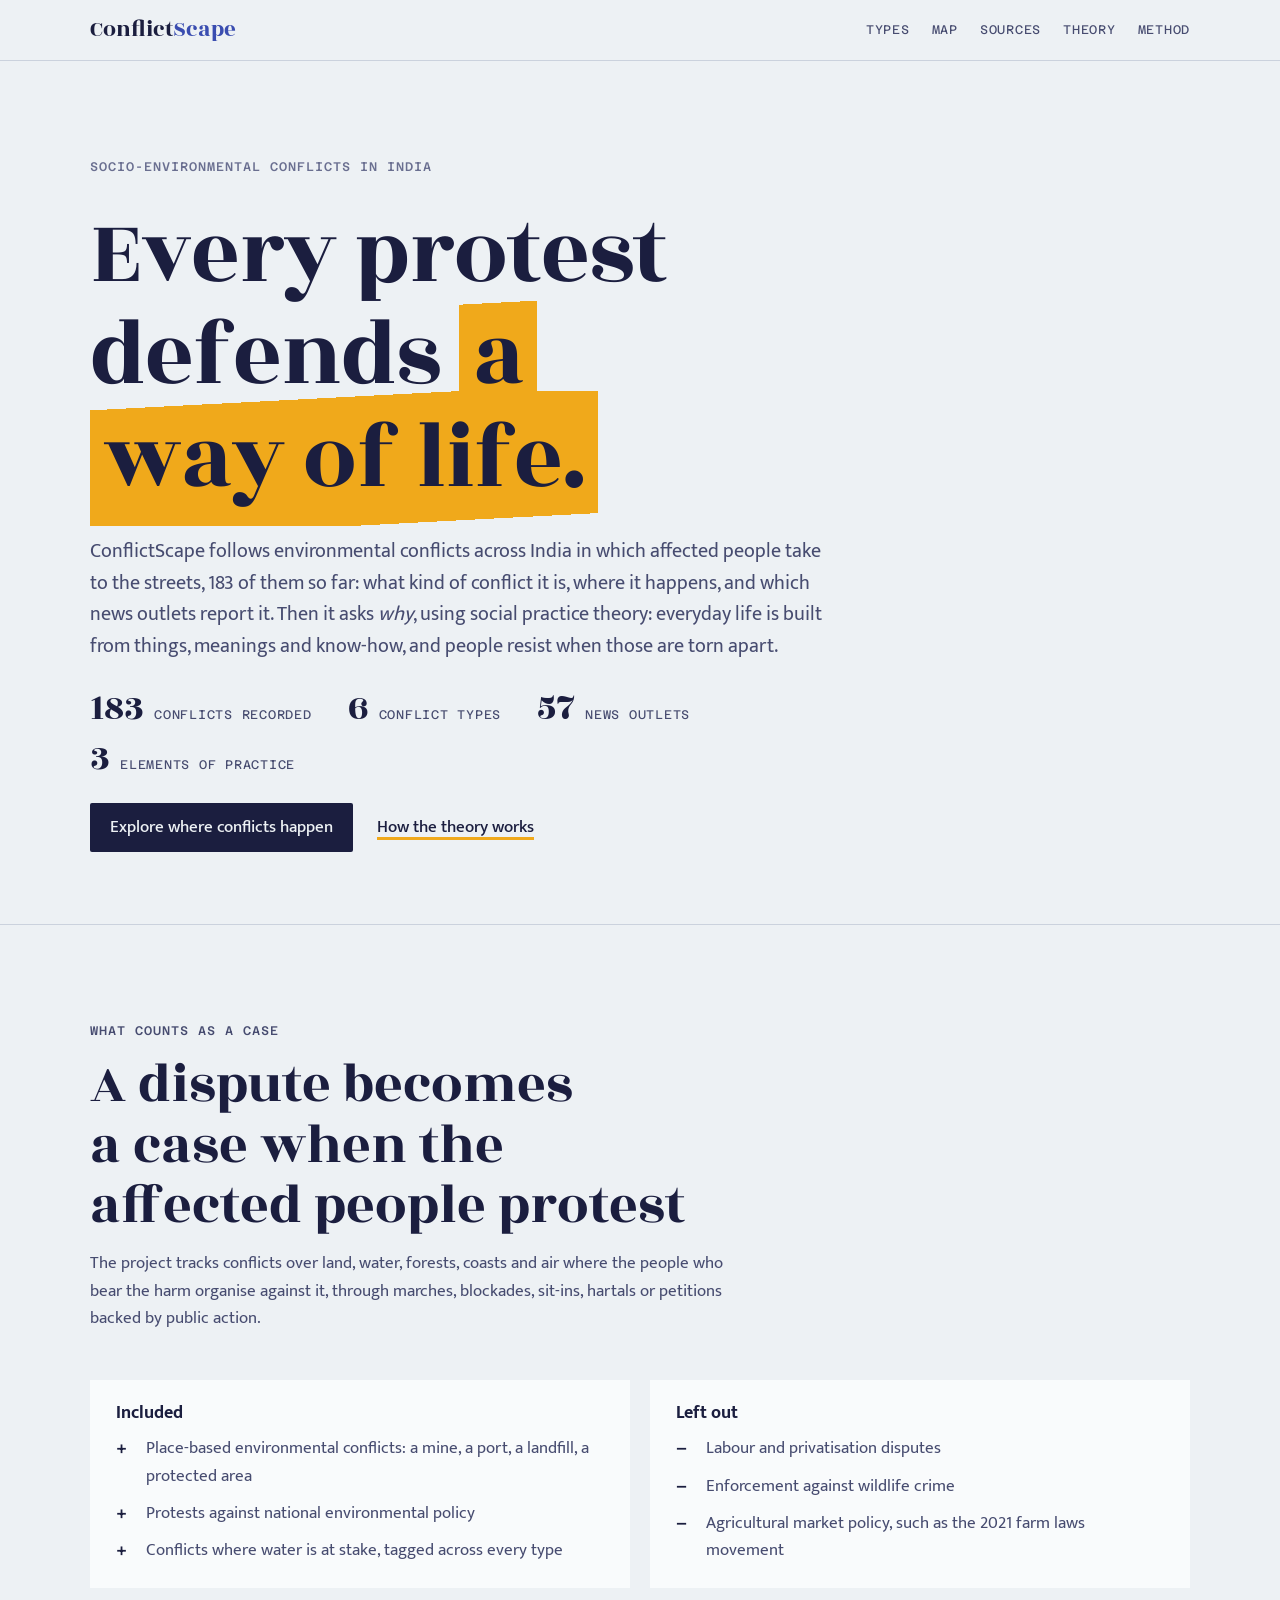
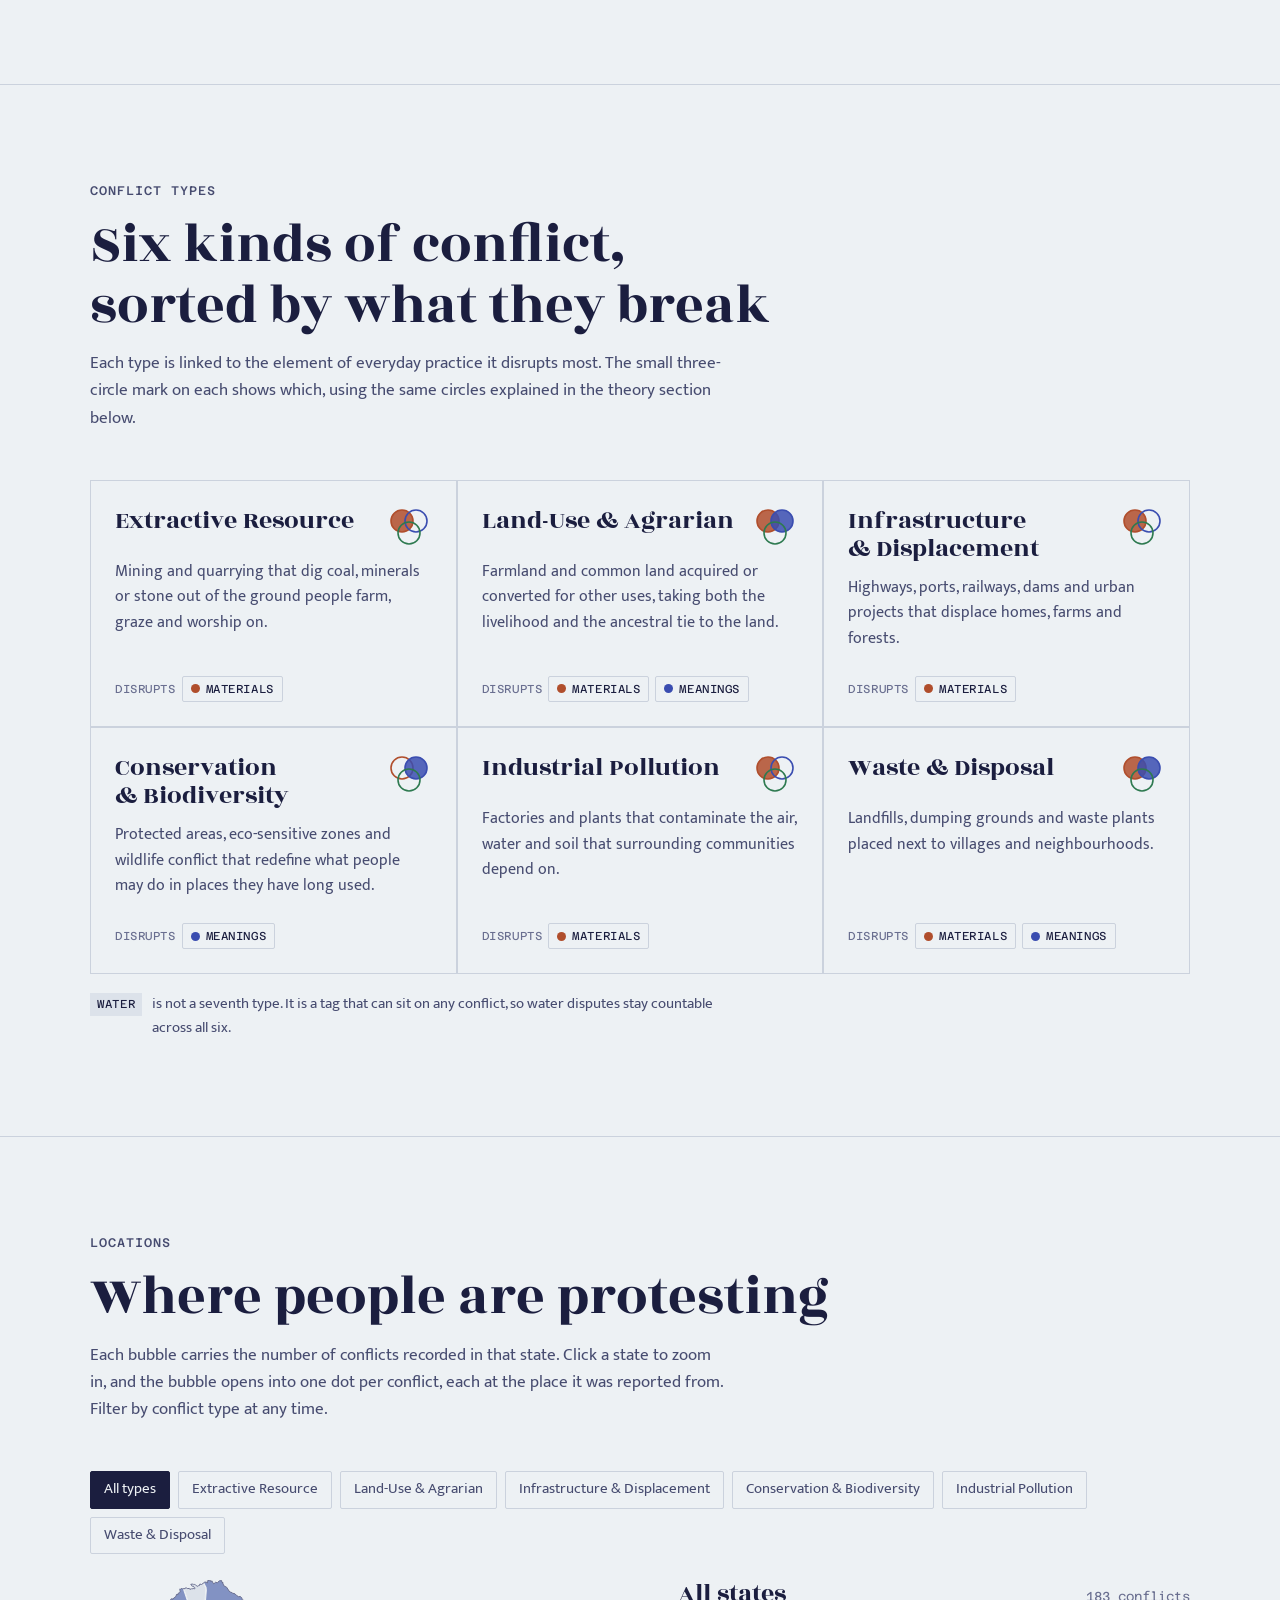
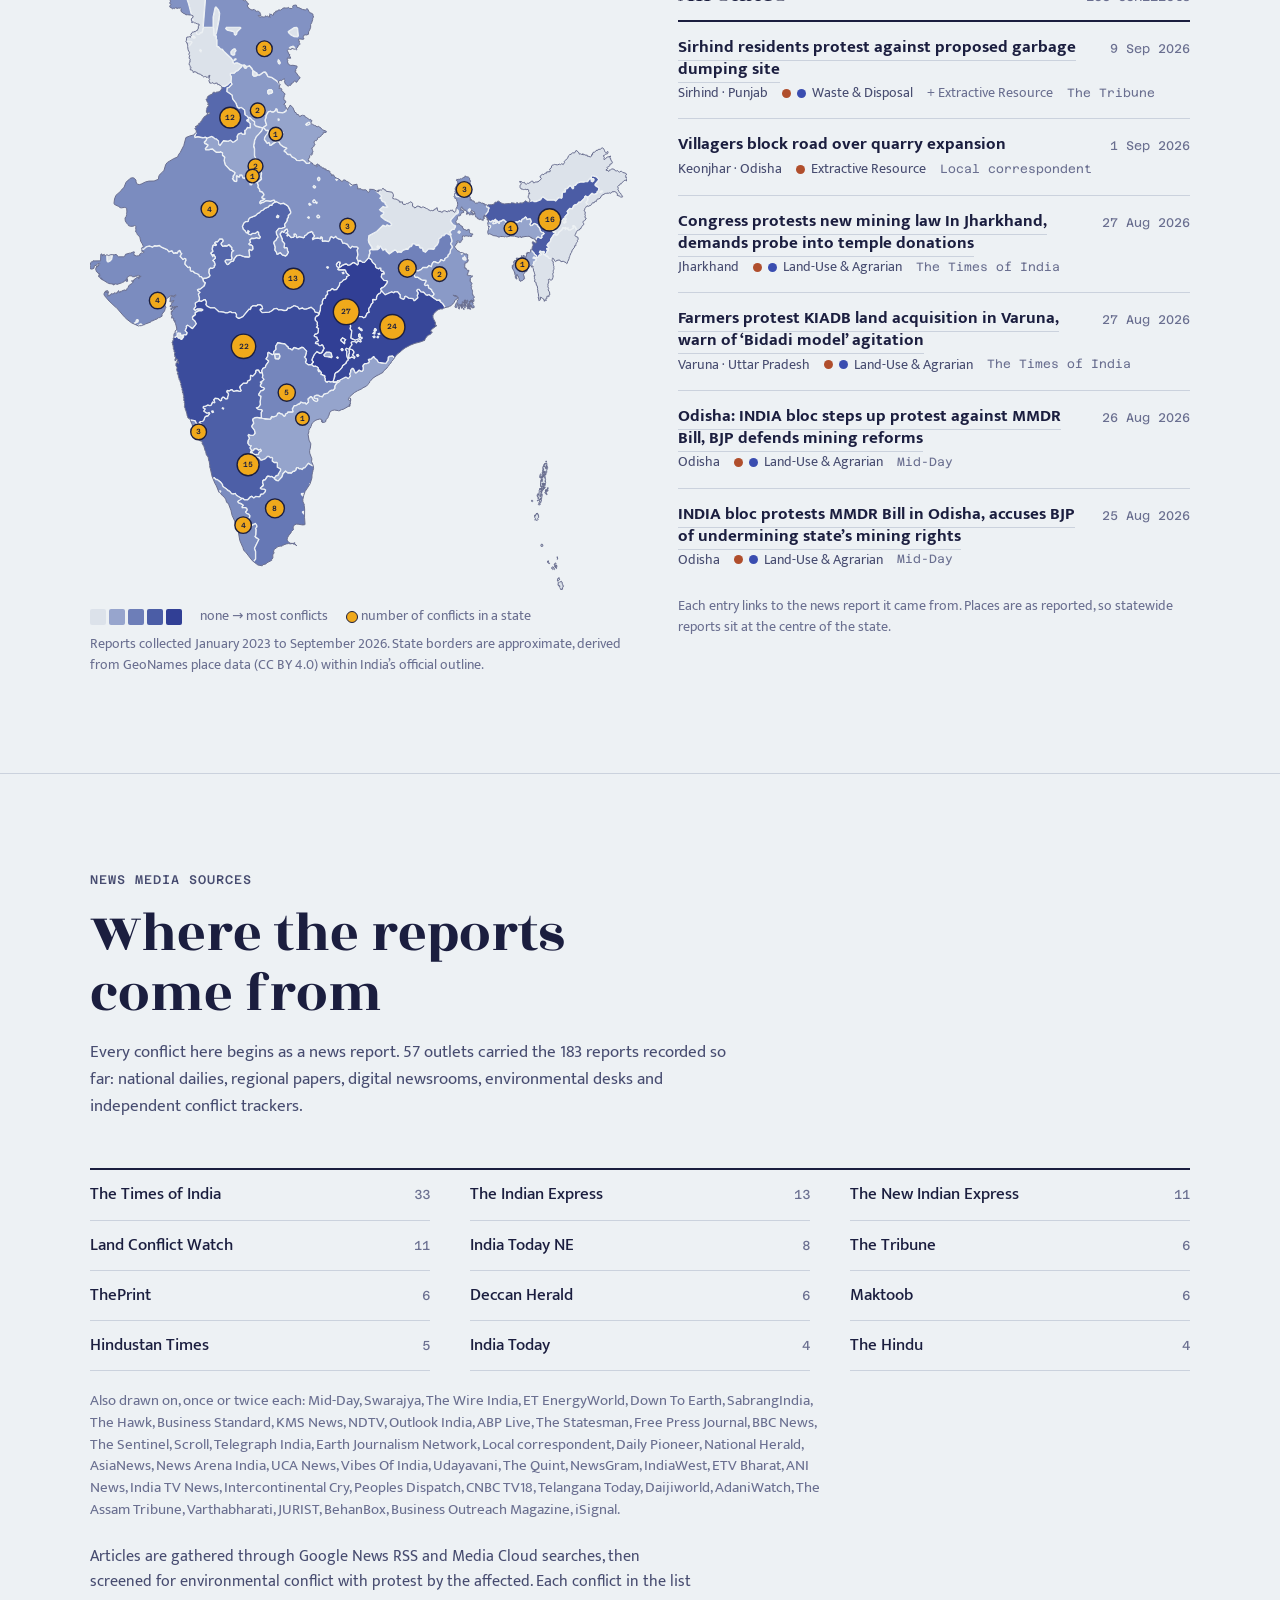
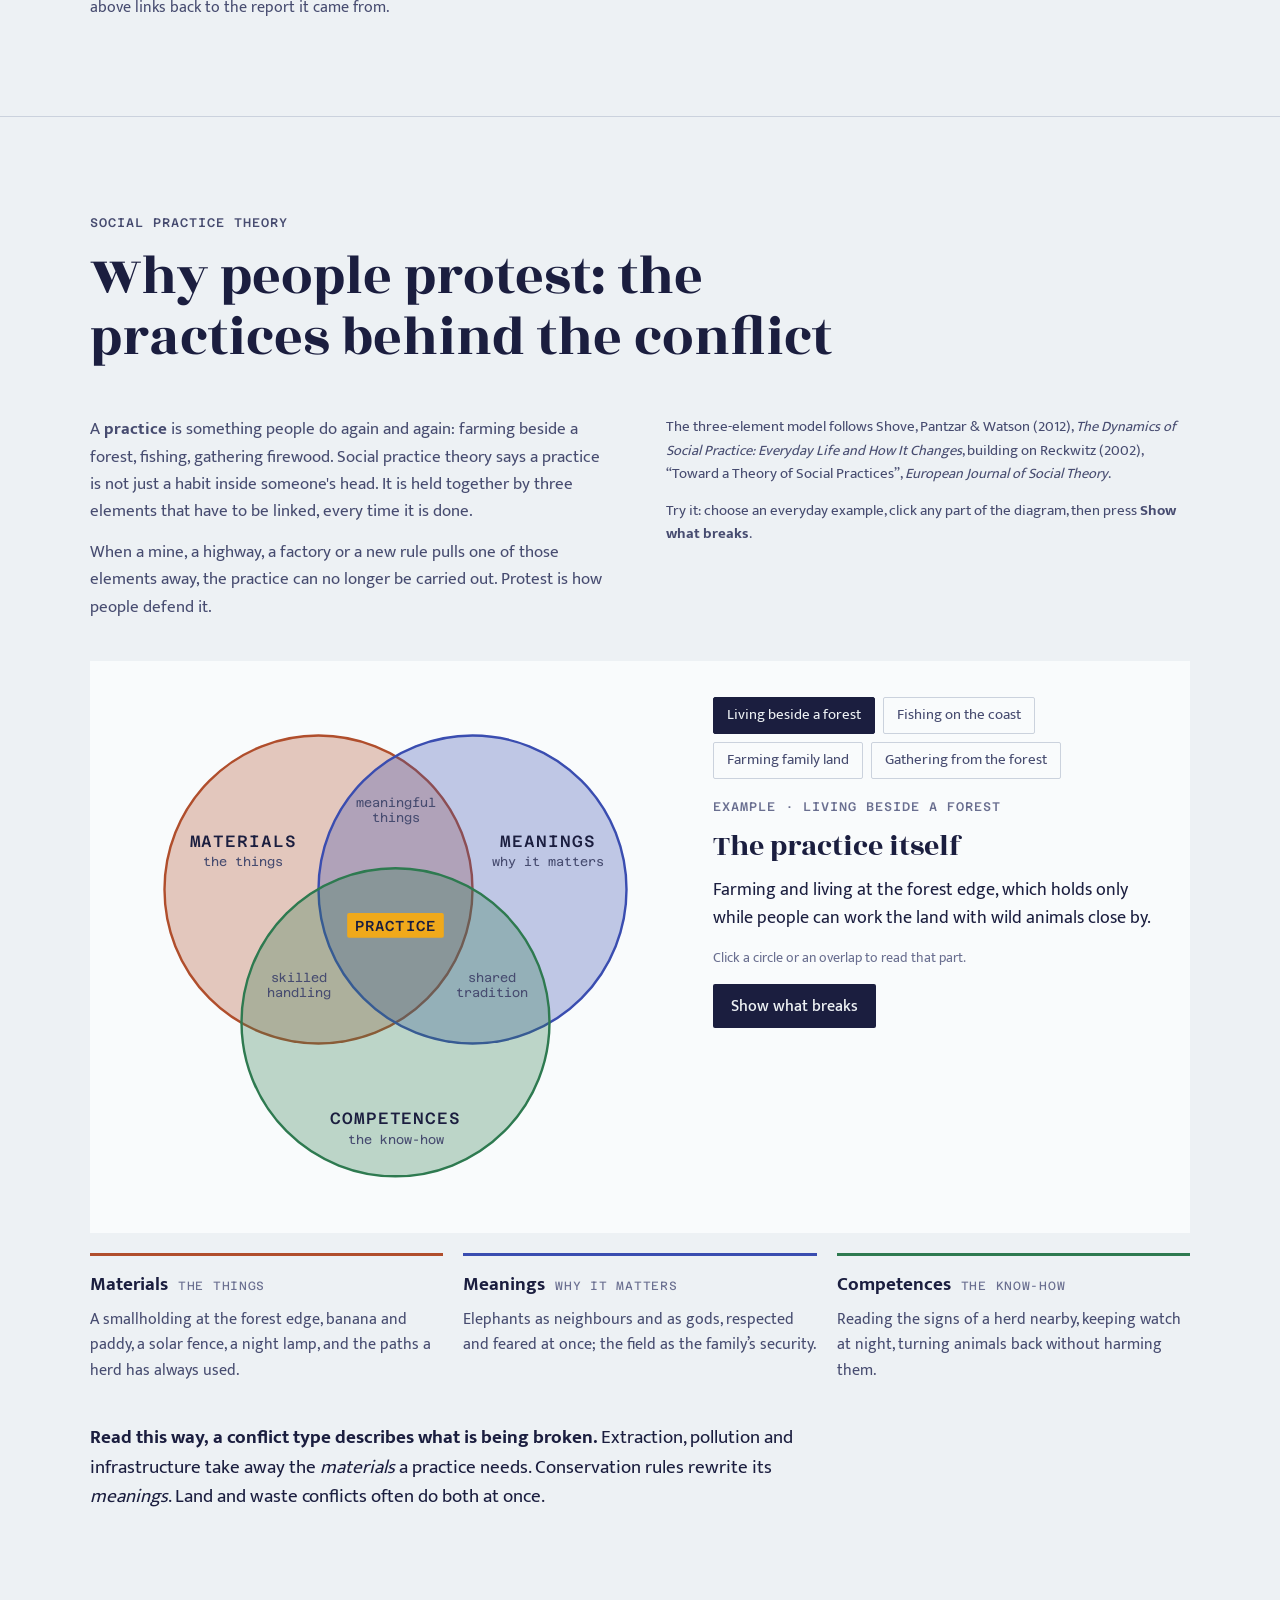
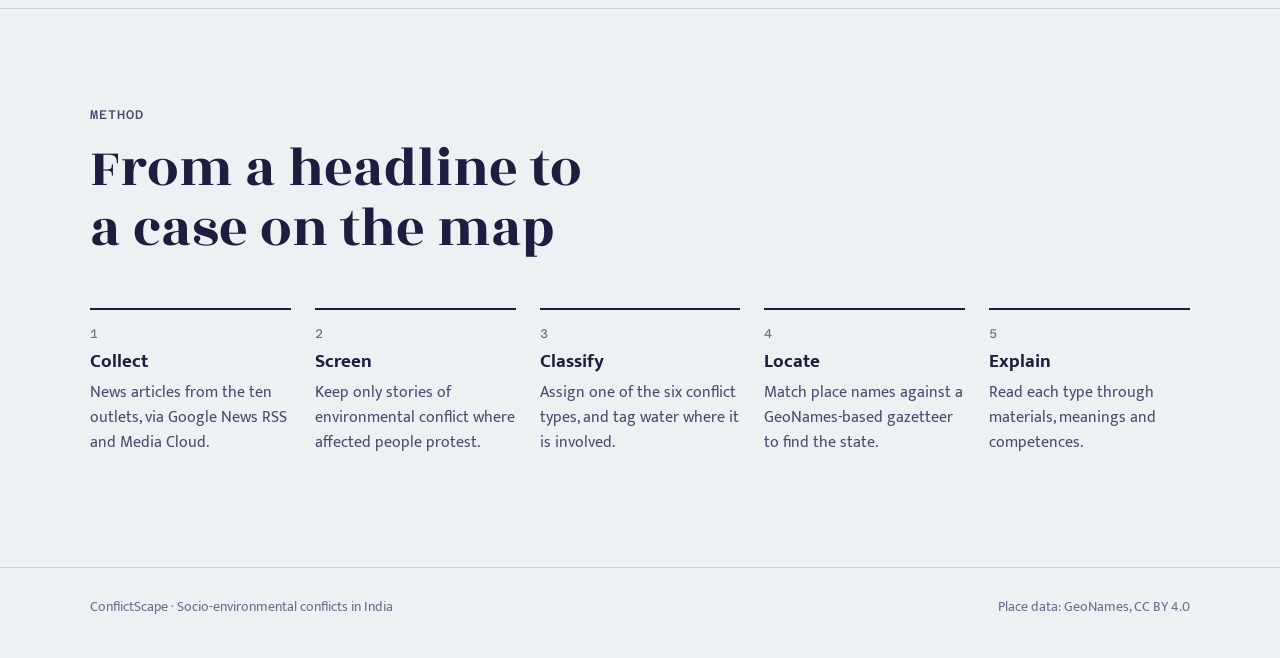
<file: index.html>
<!doctype html>
<html lang="en">
<head>
<meta charset="utf-8">
<meta name="viewport" content="width=device-width, initial-scale=1">
<title>ConflictScape</title>
<link rel="preconnect" href="https://fonts.googleapis.com">
<link rel="preconnect" href="https://fonts.gstatic.com" crossorigin>
<link rel="stylesheet" href="https://fonts.googleapis.com/css2?family=Azeret+Mono:wght@400;500&family=Mukta:wght@400;500;700&family=Rozha+One&display=swap">
<style>
:root{
  --ground:#EDF1F4;
  --paper:#F9FBFC;
  --ink:#1B1E3F;
  --ink-2:#474C70;
  --ink-3:#6A6F90;
  --line:#CBD2DD;
  --wash:#DCE2EA;
  --marigold:#F0A91B;
  --on-marigold:#1B1E3F;
  --materials:#B04E2C;
  --meanings:#3A4DB0;
  --competences:#2E7A50;
  --tile-0:#DCE2EA;
  --tile-hi:#2A3690;
  --on-tile-hi:#FFFFFF;
  --focus:#B87400;
  --display:"Rozha One", "Tiro Devanagari Hindi", Georgia, "Times New Roman", serif;
  --body:"Mukta", "Segoe UI", system-ui, -apple-system, sans-serif;
  --mono:"Azeret Mono", ui-monospace, SFMono-Regular, Consolas, monospace;
}
@media (prefers-color-scheme: dark){
  :root:not([data-theme="light"]){
    --ground:#10122A; --paper:#171A35; --ink:#E9EBF5; --ink-2:#B6BBD8; --ink-3:#8C92B4;
    --line:#2F3459; --wash:#1D2144; --marigold:#F4B73A; --on-marigold:#1B1E3F;
    --materials:#E5825C; --meanings:#95A2FF; --competences:#69C38E;
    --tile-0:#1E2244; --tile-hi:#95A2FF; --on-tile-hi:#10122A; --focus:#F4B73A;
  }
}
:root[data-theme="dark"]{
  --ground:#10122A; --paper:#171A35; --ink:#E9EBF5; --ink-2:#B6BBD8; --ink-3:#8C92B4;
  --line:#2F3459; --wash:#1D2144; --marigold:#F4B73A; --on-marigold:#1B1E3F;
  --materials:#E5825C; --meanings:#95A2FF; --competences:#69C38E;
  --tile-0:#1E2244; --tile-hi:#95A2FF; --on-tile-hi:#10122A; --focus:#F4B73A;
}

*{box-sizing:border-box}
[hidden]{display:none!important}
html{scroll-behavior:smooth}
body{background:var(--ground);color:var(--ink);font-family:var(--body);font-size:17px;line-height:1.6;-webkit-font-smoothing:antialiased}
a{color:inherit}
:focus-visible{outline:3px solid var(--focus);outline-offset:2px}
.wrap{max-width:1180px;margin-inline:auto;padding-inline:clamp(16px,4vw,40px)}
h1,h2,h3{font-family:var(--display);font-weight:400;line-height:1.08;text-wrap:balance;margin:0}
p{margin:0}
.eyebrow{font-family:var(--mono);font-size:12.5px;letter-spacing:.08em;text-transform:uppercase;color:var(--ink-3);font-weight:500}
.mono{font-family:var(--mono)}

/* header */
.top{position:sticky;top:0;z-index:20;background:var(--ground);border-bottom:1px solid var(--line)}
.top .wrap{display:flex;align-items:center;gap:24px;min-height:60px}
.brand{font-family:var(--display);font-size:23px;text-decoration:none;white-space:nowrap}
.brand b{font-weight:400;color:var(--meanings)}
.nav{display:flex;gap:22px;margin-left:auto;overflow-x:auto;scrollbar-width:none}
.nav::-webkit-scrollbar{display:none}
.nav a{font-family:var(--mono);font-size:12.5px;letter-spacing:.06em;text-transform:uppercase;text-decoration:none;color:var(--ink-2);white-space:nowrap;padding-block:6px}
.nav a:hover{color:var(--ink)}

/* hero */
.hero{position:relative;overflow:hidden;padding-block:clamp(48px,8vw,96px) clamp(40px,6vw,72px)}
.hero .wrap{position:relative}
.hero-body{position:relative;z-index:1;max-width:820px;display:grid;gap:26px}
.hero h1{font-size:clamp(46px,7.4vw,96px);letter-spacing:-.01em}
.placard{color:var(--on-marigold);padding-inline:.14em;-webkit-box-decoration-break:clone;box-decoration-break:clone;
  background-image:linear-gradient(177deg,transparent 12%,var(--marigold) 12%,var(--marigold) 92%,transparent 92%);
  background-repeat:no-repeat;background-size:100% 100%}
@media (prefers-reduced-motion:no-preference){
  .placard{animation:paint .9s cubic-bezier(.6,.1,.2,1) .15s both}
  @keyframes paint{from{background-size:0% 100%}to{background-size:100% 100%}}
}
.lead{font-size:clamp(18px,1.6vw,21px);line-height:1.55;color:var(--ink-2);max-width:62ch}
.facts{display:flex;flex-wrap:wrap;gap:12px 36px;margin:0;padding:0}
.facts div{display:flex;align-items:baseline;gap:10px}
.facts dt{font-family:var(--display);font-size:38px;line-height:1;color:var(--ink)}
.facts dd{margin:0;font-family:var(--mono);font-size:12.5px;letter-spacing:.06em;text-transform:uppercase;color:var(--ink-2)}
.cta{display:flex;flex-wrap:wrap;gap:14px 24px;align-items:center}
.btn{display:inline-flex;align-items:center;gap:8px;background:var(--ink);color:var(--ground);text-decoration:none;font-weight:500;padding:11px 20px;border-radius:2px}
.btn:hover{background:var(--meanings)}
.textlink{font-weight:500;text-decoration:underline;text-decoration-color:var(--marigold);text-decoration-thickness:3px;text-underline-offset:5px}

/* sections */
.sec{padding-block:clamp(56px,8vw,96px);border-top:1px solid var(--line)}
.sec:last-of-type{padding-block-end:clamp(64px,9vw,112px)}
.sec-head{display:grid;gap:14px;max-width:760px;margin-bottom:clamp(28px,4vw,48px)}
.sec-head h2{font-size:clamp(34px,4.6vw,56px)}
.sec-head p{color:var(--ink-2);max-width:64ch}

/* what counts */
.counts{display:grid;grid-template-columns:repeat(2,minmax(0,1fr));gap:20px}
.rule{background:var(--paper);padding:24px 26px;display:grid;gap:12px;align-content:start}
.rule h3{font-family:var(--body);font-weight:700;font-size:18px}
.rule ul{margin:0;padding:0;list-style:none;display:grid;gap:10px}
.rule li{display:grid;grid-template-columns:22px 1fr;gap:8px;color:var(--ink-2)}
.rule li::before{font-family:var(--mono);font-weight:500;color:var(--ink)}
.rule.in li::before{content:"+"}
.rule.out li::before{content:"–"}

/* types */
.types{display:grid;grid-template-columns:repeat(3,minmax(0,1fr));gap:2px;background:var(--line);border:1px solid var(--line)}
.type{background:var(--ground);padding:26px 24px 24px;display:grid;grid-template-rows:auto auto 1fr auto;gap:12px}
.type-top{display:flex;justify-content:space-between;align-items:flex-start;gap:12px}
.type h3{font-size:26px}
.type p{color:var(--ink-2);font-size:16px}
.disrupts{display:flex;flex-wrap:wrap;gap:6px;align-items:center;font-family:var(--mono);font-size:11.5px;letter-spacing:.05em;text-transform:uppercase;color:var(--ink-3)}
.chip{display:inline-flex;align-items:center;gap:6px;padding:3px 8px;border:1px solid var(--line);border-radius:2px;color:var(--ink)}
.dot{width:9px;height:9px;border-radius:50%;display:inline-block;flex:none}
.dot.materials{background:var(--materials)}.dot.meanings{background:var(--meanings)}.dot.competences{background:var(--competences)}
.glyph{flex:none}
.glyph circle{stroke-width:1.6;fill-opacity:0}
.glyph .materials{stroke:var(--materials);fill:var(--materials)}
.glyph .meanings{stroke:var(--meanings);fill:var(--meanings)}
.glyph .competences{stroke:var(--competences);fill:var(--competences)}
.glyph .on{fill-opacity:.85}
.note{margin-top:18px;font-size:15px;color:var(--ink-2);display:flex;gap:10px;align-items:baseline;max-width:70ch}
.note .tag{font-family:var(--mono);font-size:11.5px;text-transform:uppercase;letter-spacing:.06em;padding:2px 7px;background:var(--wash);color:var(--ink);white-space:nowrap}

/* map */
.filters{display:flex;flex-wrap:wrap;gap:8px;margin-bottom:26px}
.fbtn{font:inherit;font-size:14.5px;background:transparent;color:var(--ink-2);border:1px solid var(--line);padding:6px 13px;border-radius:2px;cursor:pointer}
.fbtn:hover{border-color:var(--ink-3);color:var(--ink)}
.fbtn[aria-pressed="true"]{background:var(--ink);border-color:var(--ink);color:var(--ground)}
.mapgrid{display:grid;grid-template-columns:minmax(0,1.05fr) minmax(0,1fr);gap:clamp(24px,4vw,56px);align-items:start}
.mapwrap{position:relative;max-width:600px}
.indiamap{width:100%;height:auto;display:block}
.indiamap .state{fill:color-mix(in oklab, var(--tile-hi) var(--p,0%), var(--tile-0));stroke:var(--ground);stroke-width:1.1;vector-effect:non-scaling-stroke;fill-rule:evenodd;transition:fill .25s}
.indiamap .state.has{cursor:pointer}
.indiamap .state.has:hover{stroke:var(--ink);stroke-width:1.6}
.indiamap .state.sel{stroke:var(--marigold);stroke-width:3}
.indiamap.zoomed .state.sel{fill:color-mix(in oklab, var(--tile-hi) 24%, var(--tile-0))}
.indiamap .state:focus{outline:none}
.indiamap .state:focus-visible{stroke:var(--focus);stroke-width:3}
.indiamap .outline{fill:none;stroke:var(--ink-3);stroke-width:1;vector-effect:non-scaling-stroke}
.indiamap .mk{fill:var(--marigold);stroke:var(--ink);stroke-width:1.4;vector-effect:non-scaling-stroke;cursor:pointer}
.indiamap .mk.off{display:none}
.indiamap .bub{cursor:pointer}
.indiamap .bub circle{fill:var(--marigold);stroke:var(--ink);stroke-width:1.4;vector-effect:non-scaling-stroke}
.indiamap .bub text{font-family:var(--mono);font-weight:500;fill:var(--on-marigold);text-anchor:middle;dominant-baseline:central;pointer-events:none}
.indiamap .bub.off{display:none}
.indiamap .bub:focus{outline:none}
.indiamap .bub:focus-visible circle{stroke:var(--focus);stroke-width:3}
.mapback{position:absolute;top:10px;left:10px;z-index:4;font:inherit;font-size:13.5px;font-weight:500;background:var(--ground);color:var(--ink);border:1px solid var(--ink-3);padding:7px 13px;border-radius:2px;cursor:pointer}
.mapback:hover{background:var(--marigold);color:var(--on-marigold);border-color:var(--marigold)}
.maptip{position:absolute;pointer-events:none;background:var(--ink);color:var(--ground);font-size:13.5px;line-height:1.35;padding:6px 10px;border-radius:2px;white-space:nowrap;transform:translate(-50%,calc(-100% - 12px));z-index:5}
.maptip b{font-weight:700}
.legend-dot{width:12px;height:12px;border-radius:50%;background:var(--marigold);border:1.5px solid var(--ink);display:inline-block;vertical-align:middle}
.maplegend{display:flex;flex-wrap:wrap;gap:8px 18px;align-items:center;margin-top:16px;font-size:13.5px;color:var(--ink-3)}
.ramp{display:inline-flex;gap:3px;vertical-align:middle}
.ramp i{width:16px;height:16px;border-radius:2px;display:block;background:color-mix(in oklab, var(--tile-hi) var(--p), var(--tile-0))}
.cases-head{display:flex;justify-content:space-between;align-items:baseline;gap:12px;padding-bottom:12px;border-bottom:2px solid var(--ink)}
.cases-head h3{font-size:26px}
.clear{font:inherit;font-size:14px;background:none;border:0;color:var(--ink-2);text-decoration:underline;cursor:pointer;padding:0}
.cases{list-style:none;margin:0;padding:0;max-height:560px;overflow-y:auto}
.case{display:grid;grid-template-columns:1fr auto;gap:2px 16px;padding:14px 0;border-bottom:1px solid var(--line)}
.case strong{font-weight:700;font-size:17px;line-height:1.3}
.case .yr{font-family:var(--mono);font-size:12.5px;color:var(--ink-3);white-space:nowrap;padding-top:3px}
.case .meta{grid-column:1/-1;display:flex;flex-wrap:wrap;gap:4px 14px;font-size:14px;color:var(--ink-2);align-items:center}
.case .meta span{display:inline-flex;align-items:center;gap:6px}
.case strong a{text-decoration:none;background:linear-gradient(var(--line),var(--line)) 0 100%/100% 1px no-repeat}
.case strong a:hover{background-image:linear-gradient(var(--marigold),var(--marigold));background-size:100% 2px}
.case .sub{color:var(--ink-3);font-size:14px}
.case .src{font-family:var(--mono);font-size:12px;color:var(--ink-3)}
.outletgrid{display:grid;grid-template-columns:repeat(3,minmax(0,1fr));gap:0 40px;border-top:2px solid var(--ink)}
.outletgrid div{display:flex;justify-content:space-between;gap:14px;align-items:baseline;padding:11px 0;border-bottom:1px solid var(--line)}
.outletgrid b{font-weight:500;font-size:17px}
.outletgrid span{font-family:var(--mono);font-size:13px;color:var(--ink-3);font-variant-numeric:tabular-nums}
.srcmore{margin-top:20px;font-size:14.5px;line-height:1.5;color:var(--ink-3);max-width:82ch}
.case p{grid-column:1/-1;font-size:15px;color:var(--ink-2);line-height:1.5}
.water{font-family:var(--mono);font-size:10.5px;text-transform:uppercase;letter-spacing:.06em;padding:1px 6px;border:1px solid var(--meanings);color:var(--meanings);border-radius:2px}
.preview-flag{margin-top:14px;font-size:13.5px;color:var(--ink-3)}

/* sources */
.sources{display:grid;gap:0;border-top:2px solid var(--ink)}
.src-row{display:grid;grid-template-columns:minmax(180px,.35fr) 1fr;gap:16px 32px;padding:22px 0;border-bottom:1px solid var(--line);align-items:baseline}
.src-row .eyebrow{color:var(--ink-2)}
.outlets{display:flex;flex-wrap:wrap;gap:8px 34px}
.outlet{font-family:var(--display);font-size:clamp(24px,2.6vw,32px);line-height:1.15}
.src-foot{margin-top:22px;color:var(--ink-2);max-width:68ch;font-size:16px}

/* theory */
.theory-intro{display:grid;grid-template-columns:minmax(0,1fr) minmax(0,1fr);gap:clamp(24px,4vw,56px);margin-bottom:40px}
.theory-intro p{color:var(--ink-2)}
.theory-intro p + p{margin-top:14px}
.refs{font-size:14.5px;color:var(--ink-3)}
.refs em{font-style:italic}
.explorer{display:grid;grid-template-columns:minmax(0,1.1fr) minmax(0,.9fr);gap:clamp(20px,4vw,48px);align-items:start;background:var(--paper);padding:clamp(18px,3vw,36px)}
.tabs{display:flex;flex-wrap:wrap;gap:8px;margin-bottom:18px}
.venn{width:100%;height:auto;display:block;max-width:560px;margin-inline:auto}
.venn .ring{stroke-width:2.5;transition:fill-opacity .25s,stroke-opacity .25s}
.venn .materials{fill:var(--materials);stroke:var(--materials)}
.venn .meanings{fill:var(--meanings);stroke:var(--meanings)}
.venn .competences{fill:var(--competences);stroke:var(--competences)}
.venn .ring{fill-opacity:.13}
.venn .ring.lit{fill-opacity:.3}
.venn .ring.broken{fill-opacity:.03;stroke-dasharray:7 9;stroke-opacity:.7}
.venn .region{cursor:pointer;outline:none}
.venn .hit{fill:rgba(0,0,0,0)}
.venn .bg{fill:var(--marigold);opacity:0}
.venn .region.sel .bg{opacity:1}
.venn .region.sel text{fill:var(--on-marigold)}
.venn .region:focus-visible .bg{opacity:1;fill:none;stroke:var(--focus);stroke-width:2.5}
.venn .region:focus-visible.sel .bg{fill:var(--marigold)}
.venn text{fill:var(--ink);font-family:var(--mono)}
.venn .big{font-size:17px;font-weight:500;letter-spacing:.06em}
.venn .small{font-size:13px;fill:var(--ink-2)}
.venn .region.sel .small{fill:var(--on-marigold)}
.venn .core{font-size:15px;font-weight:500;letter-spacing:.08em}
.detail{display:grid;gap:14px}
.detail h3{font-size:30px}
.detail .body{font-size:18px;line-height:1.55}
.hint{font-size:14px;color:var(--ink-3)}
.breakbtn{justify-self:start;font:inherit;font-weight:500;font-size:15.5px;background:var(--ink);color:var(--ground);border:0;padding:10px 18px;border-radius:2px;cursor:pointer}
.breakbtn[aria-pressed="true"]{background:var(--marigold);color:var(--on-marigold)}
.breakbox{border-left:3px solid var(--marigold);padding:4px 0 4px 16px;display:grid;gap:8px}
.breakbox p{color:var(--ink-2);font-size:16.5px}
.breakbox .kind{font-family:var(--mono);font-size:12px;text-transform:uppercase;letter-spacing:.06em;color:var(--ink)}
.legend3{display:grid;grid-template-columns:repeat(3,minmax(0,1fr));gap:20px;margin-top:20px}
.el{display:grid;gap:6px;align-content:start;padding-top:14px;border-top:3px solid var(--c)}
.el.materials{--c:var(--materials)}.el.meanings{--c:var(--meanings)}.el.competences{--c:var(--competences)}
.el h4{margin:0;font-family:var(--body);font-weight:700;font-size:19px;display:flex;gap:10px;align-items:baseline}
.el h4 small{font-family:var(--mono);font-weight:400;font-size:12px;color:var(--ink-3);text-transform:uppercase;letter-spacing:.06em}
.el p{color:var(--ink-2);font-size:16px}
.theory-close{margin-top:40px;max-width:68ch;font-size:19px;line-height:1.55}
.theory-close strong{font-weight:700}

/* method */
.steps{list-style:none;margin:0;padding:0;display:grid;grid-template-columns:repeat(5,minmax(0,1fr));gap:24px;counter-reset:s}
.steps li{counter-increment:s;display:grid;gap:8px;align-content:start;padding-top:14px;border-top:2px solid var(--ink)}
.steps li::before{content:counter(s);font-family:var(--mono);font-size:12.5px;color:var(--ink-3)}
.steps h3{font-family:var(--body);font-weight:700;font-size:19px}
.steps p{font-size:15.5px;color:var(--ink-2)}

footer{padding-block:28px 40px;border-top:1px solid var(--line);font-size:14px;color:var(--ink-3)}
footer .wrap{display:flex;flex-wrap:wrap;justify-content:space-between;gap:10px}

@media (max-width:900px){
  .types{grid-template-columns:repeat(2,minmax(0,1fr))}
  .mapgrid,.explorer,.theory-intro{grid-template-columns:1fr}
  .steps{grid-template-columns:repeat(2,minmax(0,1fr))}
  .steps li:last-child{grid-column:1/-1}
  .mapwrap{max-width:560px}
  .cases{max-height:70vh}
  .outletgrid{grid-template-columns:repeat(2,minmax(0,1fr));gap:0 28px}
}
@media (max-width:620px){
  body{font-size:16.5px}
  .types,.counts,.legend3,.outletgrid{grid-template-columns:1fr}
  .steps{grid-template-columns:1fr}
  .src-row{grid-template-columns:1fr;gap:8px}
  .nav{-webkit-mask-image:linear-gradient(90deg,#000 80%,transparent);mask-image:linear-gradient(90deg,#000 80%,transparent);padding-right:24px}
  .top .wrap{gap:14px}
}
@media (prefers-reduced-motion:reduce){html{scroll-behavior:auto}.venn .ring{transition:none}}
</style>
<style>body{margin:0}img{max-width:100%}</style>
</head>
<body>

<header class="top">
  <div class="wrap">
    <a class="brand" href="#top">Conflict<b>Scape</b></a>
    <nav class="nav" aria-label="Sections">
      <a href="#types">Types</a>
      <a href="#map">Map</a>
      <a href="#sources">Sources</a>
      <a href="#theory">Theory</a>
      <a href="#method">Method</a>
    </nav>
  </div>
</header>

<main id="top">
  <section class="hero">
    <div class="wrap">
      <div class="hero-body">
        <p class="eyebrow">Socio-environmental conflicts in India</p>
        <h1>Every protest defends <span class="placard">a way of life.</span></h1>
        <p class="lead">ConflictScape follows environmental conflicts across India in which affected people take to the streets, 183 of them so far: what kind of conflict it is, where it happens, and which news outlets report it. Then it asks <em>why</em>, using social practice theory: everyday life is built from things, meanings and know-how, and people resist when those are torn apart.</p>
        <dl class="facts">
          <div><dt>183</dt><dd>conflicts recorded</dd></div>
          <div><dt>6</dt><dd>conflict types</dd></div>
          <div><dt>57</dt><dd>news outlets</dd></div>
          <div><dt>3</dt><dd>elements of practice</dd></div>
        </dl>
        <div class="cta">
          <a class="btn" href="#map">Explore where conflicts happen</a>
          <a class="textlink" href="#theory">How the theory works</a>
        </div>
      </div>
    </div>
  </section>

  <section class="sec" id="counts">
    <div class="wrap">
      <div class="sec-head">
        <p class="eyebrow">What counts as a case</p>
        <h2>A dispute becomes a case when the affected people protest</h2>
        <p>The project tracks conflicts over land, water, forests, coasts and air where the people who bear the harm organise against it, through marches, blockades, sit-ins, hartals or petitions backed by public action.</p>
      </div>
      <div class="counts">
        <div class="rule in">
          <h3>Included</h3>
          <ul>
            <li>Place-based environmental conflicts: a mine, a port, a landfill, a protected area</li>
            <li>Protests against national environmental policy</li>
            <li>Conflicts where water is at stake, tagged across every type</li>
          </ul>
        </div>
        <div class="rule out">
          <h3>Left out</h3>
          <ul>
            <li>Labour and privatisation disputes</li>
            <li>Enforcement against wildlife crime</li>
            <li>Agricultural market policy, such as the 2021 farm laws movement</li>
          </ul>
        </div>
      </div>
    </div>
  </section>

  <section class="sec" id="types">
    <div class="wrap">
      <div class="sec-head">
        <p class="eyebrow">Conflict types</p>
        <h2>Six kinds of conflict, sorted by what they break</h2>
        <p>Each type is linked to the element of everyday practice it disrupts most. The small three-circle mark on each shows which, using the same circles explained in the theory section below.</p>
      </div>
      <div class="types" id="typeGrid"></div>
      <p class="note"><span class="tag">Water</span><span>is not a seventh type. It is a tag that can sit on any conflict, so water disputes stay countable across all six.</span></p>
    </div>
  </section>

  <section class="sec" id="map">
    <div class="wrap">
      <div class="sec-head">
        <p class="eyebrow">Locations</p>
        <h2>Where people are protesting</h2>
        <p>Each bubble carries the number of conflicts recorded in that state. Click a state to zoom in, and the bubble opens into one dot per conflict, each at the place it was reported from. Filter by conflict type at any time.</p>
      </div>
      <div class="filters" id="typeFilters" role="group" aria-label="Filter by conflict type"></div>
      <div class="mapgrid">
        <div>
          <div class="mapwrap" id="mapwrap">
            <svg class="indiamap" id="indiaMap" role="group" aria-label="Map of India showing conflict cases by state"></svg>
            <div class="maptip" id="maptip" hidden></div>
            <button type="button" class="mapback" id="mapback" hidden>Back to all India</button>
          </div>
          <div class="maplegend">
            <span class="ramp" aria-hidden="true"><i style="--p:0%"></i><i style="--p:35%"></i><i style="--p:58%"></i><i style="--p:78%"></i><i style="--p:95%"></i></span>
            <span>none → most conflicts</span>
            <span><i class="legend-dot" aria-hidden="true"></i> number of conflicts in a state</span>
          </div>
          <p class="preview-flag" style="margin-top:6px">Reports collected January 2023 to September 2026. State borders are approximate, derived from GeoNames place data (CC BY 4.0) within India’s official outline.</p>
        </div>
        <div>
          <div class="cases-head">
            <h3 id="casesTitle">All states</h3>
            <span class="mono" id="casesCount" style="font-size:13px;color:var(--ink-3)"></span>
          </div>
          <ul class="cases" id="caseList"></ul>
          <p class="preview-flag">Each entry links to the news report it came from. Places are as reported, so statewide reports sit at the centre of the state.</p>
        </div>
      </div>
    </div>
  </section>

  <section class="sec" id="sources">
    <div class="wrap">
      <div class="sec-head">
        <p class="eyebrow">News media sources</p>
        <h2>Where the reports come from</h2>
        <p>Every conflict here begins as a news report. 57 outlets carried the 183 reports recorded so far: national dailies, regional papers, digital newsrooms, environmental desks and independent conflict trackers.</p>
        </div>
        <div class="outletgrid">
          <div><b>The Times of India</b><span>33</span></div>
          <div><b>The Indian Express</b><span>13</span></div>
          <div><b>The New Indian Express</b><span>11</span></div>
          <div><b>Land Conflict Watch</b><span>11</span></div>
          <div><b>India Today NE</b><span>8</span></div>
          <div><b>The Tribune</b><span>6</span></div>
          <div><b>ThePrint</b><span>6</span></div>
          <div><b>Deccan Herald</b><span>6</span></div>
          <div><b>Maktoob</b><span>6</span></div>
          <div><b>Hindustan Times</b><span>5</span></div>
          <div><b>India Today</b><span>4</span></div>
          <div><b>The Hindu</b><span>4</span></div>
        </div>
        <p class="srcmore">Also drawn on, once or twice each: Mid-Day, Swarajya, The Wire India, ET EnergyWorld, Down To Earth, SabrangIndia, The Hawk, Business Standard, KMS News, NDTV, Outlook India, ABP Live, The Statesman, Free Press Journal, BBC News, The Sentinel, Scroll, Telegraph India, Earth Journalism Network, Local correspondent, Daily Pioneer, National Herald, AsiaNews, News Arena India, UCA News, Vibes Of India, Udayavani, The Quint, NewsGram, IndiaWest, ETV Bharat, ANI News, India TV News, Intercontinental Cry, Peoples Dispatch, CNBC TV18, Telangana Today, Daijiworld, AdaniWatch, The Assam Tribune, Varthabharati, JURIST, BehanBox, Business Outreach Magazine, iSignal.</p>
        <p class="src-foot">Articles are gathered through Google News RSS and Media Cloud searches, then screened for environmental conflict with protest by the affected. Each conflict in the list above links back to the report it came from.</p>
    </div>
  </section>

  <section class="sec" id="theory">
    <div class="wrap">
      <div class="sec-head">
        <p class="eyebrow">Social practice theory</p>
        <h2>Why people protest: the practices behind the conflict</h2>
      </div>
      <div class="theory-intro">
        <div>
          <p>A <strong>practice</strong> is something people do again and again: farming beside a forest, fishing, gathering firewood. Social practice theory says a practice is not just a habit inside someone's head. It is held together by three elements that have to be linked, every time it is done.</p>
          <p>When a mine, a highway, a factory or a new rule pulls one of those elements away, the practice can no longer be carried out. Protest is how people defend it.</p>
        </div>
        <div>
          <p class="refs">The three-element model follows Shove, Pantzar &amp; Watson (2012), <em>The Dynamics of Social Practice: Everyday Life and How It Changes</em>, building on Reckwitz (2002), “Toward a Theory of Social Practices”, <em>European Journal of Social Theory</em>.</p>
          <p class="refs" style="margin-top:14px">Try it: choose an everyday example, click any part of the diagram, then press <strong>Show what breaks</strong>.</p>
        </div>
      </div>

      <div class="explorer">
        <svg class="venn" id="venn" viewBox="0 0 560 520" role="group" aria-label="Venn diagram of materials, meanings and competences">
          <circle class="ring materials" id="ring-materials" cx="200" cy="200" r="160"/>
          <circle class="ring meanings" id="ring-meanings" cx="360" cy="200" r="160"/>
          <circle class="ring competences" id="ring-competences" cx="280" cy="338" r="160"/>
          <g id="regions"></g>
        </svg>
        <div>
          <div class="tabs" id="scenarioTabs" role="group" aria-label="Choose an example"></div>
          <div class="detail" aria-live="polite">
            <p class="eyebrow" id="detailKicker">Example · Living beside a forest</p>
            <h3 id="detailTitle">The practice</h3>
            <p class="body" id="detailBody"></p>
            <p class="hint">Click a circle or an overlap to read that part.</p>
            <button type="button" class="breakbtn" id="breakBtn" aria-pressed="false">Show what breaks</button>
            <div class="breakbox" id="breakBox" hidden>
              <p class="kind" id="breakKind"></p>
              <p id="breakText"></p>
            </div>
          </div>
        </div>
      </div>
      <div class="legend3" id="legend3"></div>

      <p class="theory-close"><strong>Read this way, a conflict type describes what is being broken.</strong> Extraction, pollution and infrastructure take away the <em>materials</em> a practice needs. Conservation rules rewrite its <em>meanings</em>. Land and waste conflicts often do both at once.</p>
    </div>
  </section>

  <section class="sec" id="method">
    <div class="wrap">
      <div class="sec-head">
        <p class="eyebrow">Method</p>
        <h2>From a headline to a case on the map</h2>
      </div>
      <ol class="steps">
        <li><h3>Collect</h3><p>News articles from the ten outlets, via Google News RSS and Media Cloud.</p></li>
        <li><h3>Screen</h3><p>Keep only stories of environmental conflict where affected people protest.</p></li>
        <li><h3>Classify</h3><p>Assign one of the six conflict types, and tag water where it is involved.</p></li>
        <li><h3>Locate</h3><p>Match place names against a GeoNames-based gazetteer to find the state.</p></li>
        <li><h3>Explain</h3><p>Read each type through materials, meanings and competences.</p></li>
      </ol>
    </div>
  </section>

</main>

<footer>
  <div class="wrap">
    <span>ConflictScape · Socio-environmental conflicts in India</span>
    <span>Place data: GeoNames, CC BY 4.0</span>
  </div>
</footer>

<script>
const MAPDATA = {"width":1000,"height":1136.26,"bounds":{"west":68.1779,"east":97.4129,"south":6.7528,"north":37.0878},"outline":"M152.17 609.73L158.65 608.85L158.78 609.91L155.63 611.32L154.75 611.08L152.70 613.29L150.41 613.28L150.58 611.32L151.28 611.61L151.22 612.68L151.86 612.74L151.50 611.25L152.17 609.73ZM33.08 578.52L33.07 579.42L32.07 578.81L31.82 579.91L31.00 580.45L31.34 579.03L33.08 578.52ZM12.15 533.38L12.04 533.86L12.34 533.49L12.64 533.89L12.00 533.92L11.77 534.69L12.15 533.38ZM832.71 992.71L832.96 993.82L833.39 994.10L833.11 993.02L834.09 993.99L834.26 995.80L833.62 995.88L834.66 996.67L834.06 996.06L834.39 995.79L834.93 996.57L835.31 1000.36L834.70 1000.31L834.77 1001.10L833.27 1002.60L833.40 1003.30L834.34 1003.86L832.41 1006.22L829.73 1004.90L828.11 1005.50L829.18 1002.57L827.89 1000.67L827.61 996.76L827.97 996.31L828.36 996.66L828.49 998.11L828.39 997.53L828.65 997.26L828.82 997.71L829.19 997.11L828.42 997.44L828.32 996.93L828.89 996.91L828.38 996.63L829.11 996.31L829.40 995.22L830.49 994.70L830.40 993.83L831.83 992.78L832.33 993.66L831.16 994.00L832.23 993.97L831.88 993.68L832.56 993.46L832.05 992.75L832.71 992.71ZM821.79 968.70L824.06 968.78L824.19 970.52L823.75 971.15L822.05 970.68L821.79 968.70ZM695.00 610.82L696.40 611.62L696.76 613.12L696.31 613.47L694.61 612.55L695.00 610.82ZM706.41 610.68L708.53 611.49L709.02 612.72L707.99 613.21L706.46 612.59L706.41 610.68ZM704.53 608.98L705.21 611.45L703.41 612.18L702.50 611.81L702.57 609.18L701.44 607.69L701.71 606.37L702.24 607.80L703.47 608.88L704.53 608.98ZM691.76 605.74L692.67 607.03L692.16 607.38L692.09 608.74L692.80 610.04L691.60 611.17L691.06 608.48L691.85 606.50L690.64 606.12L691.56 605.10L691.76 605.74ZM691.14 604.25L692.65 603.39L694.15 603.71L693.51 606.44L694.15 608.07L693.43 610.36L692.87 610.66L693.11 609.96L692.36 607.74L692.82 606.95L691.14 604.25ZM697.65 606.28L698.84 607.80L698.24 608.65L698.64 610.33L696.03 608.48L695.34 604.96L696.58 603.01L697.64 603.86L697.18 604.61L697.65 606.28ZM691.37 604.96L690.45 606.16L691.51 606.66L690.24 607.61L689.60 606.69L689.80 605.04L691.37 604.96ZM699.19 604.04L699.57 605.78L698.92 606.94L698.45 606.54L699.29 605.64L698.12 605.01L698.17 604.29L699.19 604.04ZM699.22 605.72L697.82 606.10L698.02 605.33L697.48 604.55L697.94 604.30L698.12 605.15L699.22 605.72ZM682.67 600.66L683.88 603.09L683.89 605.64L683.27 607.78L682.62 607.91L682.99 609.36L682.09 609.86L679.44 608.97L679.44 608.01L681.50 602.25L682.67 600.66ZM713.29 601.23L712.66 603.65L712.90 604.68L714.14 605.92L715.45 609.27L713.96 610.22L713.06 608.65L713.45 610.23L712.16 610.68L712.14 609.98L711.15 610.07L710.14 609.10L710.57 607.34L709.54 606.32L709.90 605.48L709.52 604.82L709.31 606.52L710.18 607.52L709.60 609.61L708.27 608.54L707.77 606.96L708.03 604.66L706.59 604.06L707.21 600.16L706.04 598.67L707.43 599.28L709.21 598.61L713.29 601.23ZM700.95 599.22L700.08 603.88L698.08 603.38L697.87 602.15L699.80 598.94L700.95 599.22ZM697.28 599.85L697.74 600.37L696.91 600.72L696.89 602.82L696.19 601.74L696.86 600.51L696.53 599.70L697.28 599.85ZM697.36 597.54L698.89 598.92L697.95 600.06L696.84 598.92L696.62 597.22L697.36 597.54ZM710.30 596.02L711.81 597.11L712.57 596.78L711.84 597.87L712.81 598.77L712.65 599.64L709.80 598.08L710.30 596.02ZM698.52 596.97L698.92 598.66L697.75 597.51L697.78 596.75L698.79 596.06L698.52 596.97ZM223.29 0.00L224.78 2.93L225.46 2.00L227.74 2.13L227.70 3.54L230.47 7.17L233.89 4.16L237.09 5.39L240.57 1.62L245.03 1.16L245.48 4.26L247.67 4.94L247.27 7.70L248.74 8.52L249.20 11.02L254.31 13.37L258.82 20.52L260.96 22.41L262.51 22.63L265.68 24.61L269.99 25.78L273.17 29.08L276.68 31.11L279.66 30.66L282.52 33.17L282.90 34.80L282.50 35.40L284.01 37.01L287.88 38.77L289.99 38.18L291.88 40.39L292.19 42.18L294.37 43.27L295.39 44.60L292.60 48.23L294.34 50.32L295.18 52.66L297.01 53.24L299.56 55.22L301.80 55.79L305.72 54.84L306.97 56.08L307.80 56.11L307.91 57.70L309.05 57.57L310.60 58.79L311.60 58.02L312.75 58.93L313.24 58.14L314.28 58.34L315.84 60.82L316.74 60.82L316.82 63.10L317.91 63.85L317.68 65.29L318.28 66.15L316.49 66.81L315.06 65.73L313.12 66.12L314.94 68.49L316.94 69.09L318.73 68.32L323.27 68.86L324.10 68.18L325.20 68.78L326.69 68.34L326.94 66.50L328.66 67.89L330.13 67.18L332.96 69.02L333.55 67.80L335.47 69.56L333.89 67.10L334.87 64.37L334.53 62.98L336.02 63.93L337.87 63.95L338.86 65.20L340.65 65.85L341.61 65.22L341.78 62.13L342.72 62.23L343.22 60.41L345.06 61.19L345.70 60.47L345.45 58.20L349.79 57.47L351.11 55.45L354.24 56.34L358.08 53.87L359.00 52.47L362.86 51.85L364.67 52.39L367.61 51.91L369.12 50.95L371.28 52.75L375.81 53.15L377.46 51.47L377.17 49.37L378.07 47.49L382.42 46.67L384.21 46.91L385.23 50.79L388.52 51.40L395.87 54.89L400.93 55.81L403.28 53.70L404.92 53.66L408.79 60.80L411.67 61.56L415.04 63.69L415.14 65.87L416.19 69.02L414.59 70.87L414.56 73.56L412.68 79.64L410.71 82.87L410.77 88.00L408.73 93.65L406.95 96.45L406.62 101.13L402.49 102.46L400.22 101.88L396.74 104.56L397.35 105.80L396.51 107.58L398.26 108.55L398.09 109.85L397.25 110.53L390.64 109.70L388.04 110.66L388.36 112.93L389.64 113.27L389.62 116.60L390.60 118.35L390.43 120.10L388.65 121.94L387.73 121.54L387.06 122.21L387.14 124.70L384.58 126.71L384.35 128.12L385.14 129.32L384.39 129.88L382.96 128.73L379.85 128.70L376.09 127.43L375.24 127.56L374.90 129.12L374.03 129.47L370.21 128.45L368.58 129.30L367.38 131.33L370.63 138.78L372.25 139.08L370.73 142.10L371.76 143.27L372.84 142.77L373.60 145.63L366.85 145.40L367.25 146.06L366.97 147.38L368.25 149.34L367.68 152.28L369.44 157.11L373.86 159.05L377.83 158.75L385.44 160.33L385.33 162.68L382.94 166.52L383.18 169.73L381.29 170.36L382.77 171.57L382.80 172.24L383.78 172.42L388.59 179.57L390.51 180.65L391.03 182.13L389.58 184.29L388.56 184.72L384.86 190.24L383.33 190.27L382.93 188.74L380.62 187.71L379.06 190.27L376.40 192.26L374.45 192.61L374.80 193.94L373.38 196.18L371.73 195.76L370.30 196.26L369.19 197.85L363.56 193.46L361.94 188.44L362.73 187.31L361.40 184.90L361.65 183.37L360.21 184.86L358.15 185.35L356.68 187.50L355.31 186.54L351.41 188.05L349.90 190.14L351.75 191.04L351.74 192.74L352.93 194.36L354.22 194.62L352.55 197.31L352.51 200.05L351.73 201.66L355.11 201.37L356.08 201.88L357.00 202.99L356.97 204.34L356.36 205.05L357.10 206.77L358.43 206.92L360.56 209.98L362.95 211.69L362.59 214.03L361.63 215.27L361.29 217.97L360.25 220.01L361.32 221.18L360.89 221.82L361.76 224.08L363.27 224.23L363.57 225.62L365.16 227.22L360.89 230.94L361.15 232.31L362.19 232.08L363.77 233.55L363.90 234.77L363.06 235.72L365.35 236.89L365.20 238.60L366.71 241.04L367.87 241.43L368.38 238.76L370.55 237.26L372.29 233.08L374.53 234.14L376.99 237.28L378.61 238.34L378.36 238.98L379.48 240.22L378.79 241.83L380.18 242.70L381.04 246.08L383.82 247.23L384.12 248.46L384.70 248.70L384.71 250.32L387.93 250.47L389.07 253.13L390.82 254.22L392.87 252.87L392.92 252.22L394.70 252.49L395.93 251.22L398.10 252.58L399.69 252.52L400.63 254.78L401.32 254.92L401.96 256.23L403.09 255.92L405.82 258.08L406.30 257.86L408.18 260.33L410.46 259.34L411.73 261.53L412.58 261.02L412.95 262.01L412.47 263.87L411.21 264.16L411.13 265.00L411.95 265.80L411.62 266.57L412.14 268.30L413.20 269.10L414.07 268.57L417.57 270.84L418.60 270.43L422.82 273.45L424.84 272.28L430.10 275.66L432.49 278.75L439.72 281.49L440.07 283.15L437.22 284.16L435.79 283.73L435.84 282.77L435.26 282.72L434.07 284.36L434.30 286.24L430.41 289.28L429.93 291.01L428.98 291.21L427.45 292.93L424.97 292.89L424.02 294.24L423.30 297.10L421.71 298.22L421.28 299.29L419.26 298.89L418.30 299.34L417.98 300.75L416.90 301.16L417.52 304.05L418.76 305.50L418.33 307.16L417.33 308.53L416.10 308.86L416.62 309.64L416.34 310.18L414.20 311.84L414.70 312.79L412.67 313.18L412.67 314.41L413.79 315.14L413.96 316.94L415.22 318.19L414.32 321.47L414.55 322.51L414.16 322.87L412.89 321.88L412.61 322.61L413.69 325.01L412.35 325.90L410.65 325.17L409.27 326.64L408.64 330.02L409.01 330.25L408.41 331.26L407.82 331.05L406.38 333.80L406.94 337.39L408.42 337.22L411.77 340.08L413.16 340.13L413.16 341.11L415.23 342.25L415.52 343.56L416.73 344.77L419.80 345.00L420.41 346.79L422.09 348.02L422.53 347.22L421.60 343.61L422.84 342.61L423.83 342.72L424.58 343.03L424.54 344.28L427.22 344.51L427.56 345.98L428.18 346.01L428.00 346.63L428.82 347.38L430.67 347.48L431.38 349.09L434.00 350.45L433.85 349.87L435.03 349.77L435.69 351.69L435.65 351.27L436.21 351.69L436.62 351.25L436.26 351.64L436.94 352.08L437.91 351.79L437.38 352.19L437.86 352.60L439.16 351.94L439.02 352.46L439.76 352.84L439.19 353.33L439.74 353.98L439.81 353.41L441.31 354.51L445.79 355.46L446.61 356.86L446.54 358.24L449.56 361.80L449.58 362.91L448.92 363.07L449.81 363.72L449.46 364.28L451.28 363.90L451.36 362.59L453.87 363.22L453.98 364.00L455.14 364.86L454.95 366.25L459.93 369.40L462.48 369.92L468.86 375.00L470.25 374.89L471.71 372.21L475.19 372.42L476.95 374.66L479.92 375.51L488.14 381.87L497.00 380.18L497.13 382.41L497.99 383.25L497.94 384.54L498.65 385.40L497.95 388.69L504.58 388.74L505.43 390.03L508.18 390.76L513.43 390.55L516.31 393.28L516.32 394.47L517.86 395.33L519.29 394.82L521.00 392.15L520.13 391.24L520.74 390.42L520.28 389.56L528.01 389.96L536.55 394.68L537.21 393.54L535.50 391.67L536.02 390.85L536.95 391.28L541.09 390.86L542.12 391.35L544.45 389.21L544.55 388.13L546.19 388.06L546.30 389.33L548.23 389.93L548.35 391.00L549.90 390.56L551.21 393.23L562.48 395.07L564.84 399.77L564.28 404.34L563.31 405.12L563.21 406.25L567.09 407.92L567.66 407.34L568.35 408.18L569.44 407.22L571.70 409.19L574.13 409.54L574.67 410.32L574.32 411.24L577.50 412.37L576.47 412.84L576.23 413.61L581.94 413.02L581.45 415.33L582.63 417.29L586.85 417.93L589.36 416.03L590.87 416.41L591.80 415.61L592.36 415.81L592.43 415.24L594.77 414.12L595.10 413.36L595.44 413.88L596.75 412.87L600.08 414.91L600.53 415.85L600.45 421.29L602.84 422.42L603.38 423.24L604.53 423.02L604.53 424.56L607.19 422.71L607.84 422.82L608.25 421.40L610.56 420.80L614.36 422.25L614.28 423.11L616.19 422.79L616.33 423.59L617.06 423.79L618.26 422.70L621.00 422.62L626.67 425.57L628.14 425.70L629.12 427.31L633.33 429.04L634.63 430.13L635.83 428.73L638.14 429.50L640.20 428.63L640.12 427.70L641.43 427.57L641.50 426.53L644.35 425.95L645.35 423.84L646.28 423.89L646.96 429.07L649.38 430.85L652.75 430.64L652.92 431.99L654.51 432.08L655.49 433.00L656.44 430.69L659.69 429.49L662.56 430.29L664.70 431.73L666.12 431.25L666.06 430.77L667.02 430.39L667.00 429.64L668.92 430.71L669.98 430.62L670.83 428.34L672.85 429.60L674.21 427.68L674.94 428.80L674.56 429.14L675.46 429.28L675.53 430.32L677.75 431.28L678.25 432.49L679.07 432.34L679.21 431.31L681.30 429.50L681.18 428.58L681.69 428.13L681.11 426.90L681.38 425.73L683.51 421.96L684.43 417.66L683.98 413.19L682.69 411.92L682.98 411.00L682.13 409.92L682.62 408.55L681.18 407.84L680.68 406.66L679.32 406.63L678.74 404.65L677.57 403.45L678.68 401.45L678.45 399.73L679.12 397.01L680.31 395.11L679.45 393.68L679.76 392.14L680.60 391.36L679.53 388.95L680.82 385.54L682.98 382.40L683.37 379.67L684.13 379.28L684.77 377.54L683.96 376.42L684.94 375.77L684.74 375.12L682.81 374.20L682.12 372.71L682.99 370.85L685.05 371.72L685.14 370.94L686.14 370.59L686.62 371.69L690.08 369.85L691.68 370.31L692.76 369.15L694.03 368.80L694.98 367.37L695.93 368.10L696.87 368.00L696.92 366.30L699.21 365.66L698.89 364.47L701.02 366.66L703.90 366.51L706.63 368.89L706.65 372.22L707.79 372.73L708.39 375.03L708.14 376.07L707.30 376.61L707.62 379.42L706.69 380.82L707.05 382.30L705.91 383.15L705.09 385.89L704.15 386.29L705.14 387.67L704.60 390.00L705.60 392.38L706.68 393.44L707.48 393.16L708.26 394.85L709.47 395.70L708.92 397.55L705.50 398.50L704.98 400.95L704.18 401.22L703.55 402.48L705.46 402.66L707.79 403.81L708.03 410.16L709.55 408.26L710.61 409.24L710.31 410.55L711.56 411.20L712.97 410.30L713.97 411.25L713.90 411.89L715.51 412.18L715.68 414.07L716.83 415.40L721.21 415.17L723.13 413.73L725.20 413.31L725.57 414.09L727.27 414.15L728.29 415.59L731.39 415.20L731.59 415.72L734.46 416.59L734.24 417.67L733.35 418.40L733.57 418.82L734.74 418.81L735.21 418.00L737.00 418.67L737.98 418.17L738.62 419.49L741.75 419.50L741.75 418.10L742.96 418.59L748.13 418.36L753.09 416.72L752.86 415.43L754.14 413.59L756.71 413.85L758.33 412.81L758.66 411.83L760.72 411.69L765.13 415.06L768.14 415.93L768.55 416.59L769.56 416.30L770.97 416.91L780.37 416.05L782.49 416.42L783.98 414.85L788.75 415.23L792.18 416.43L793.50 415.88L794.59 414.18L797.58 416.03L802.04 414.89L804.24 415.45L808.83 413.24L810.03 411.35L811.14 411.13L814.28 413.46L816.79 413.88L818.36 413.12L818.99 409.54L818.39 407.87L817.53 407.35L817.64 406.46L816.36 406.05L815.89 404.91L815.76 401.56L816.85 400.71L817.33 399.06L816.14 398.13L817.37 397.32L818.95 397.58L819.05 396.98L817.06 395.45L816.50 394.06L816.85 392.65L815.41 389.53L813.25 390.33L809.67 389.31L808.87 390.02L806.88 390.14L805.09 389.77L804.42 388.58L802.96 389.44L801.59 387.10L800.56 386.59L800.00 385.55L800.63 384.61L799.87 383.70L800.25 382.58L802.14 381.09L802.71 378.38L801.67 376.35L800.03 376.51L799.67 375.03L803.33 375.15L804.92 376.89L806.68 377.20L808.72 376.58L810.14 379.53L812.38 380.19L814.63 378.31L816.61 378.60L822.33 374.51L824.34 374.53L825.55 377.65L828.02 377.18L828.18 376.37L829.09 376.02L830.46 376.66L832.07 375.11L833.87 376.26L835.90 373.54L837.35 373.26L840.24 369.75L839.50 368.28L837.65 366.99L838.38 364.52L842.72 361.28L843.45 362.52L845.53 361.50L846.41 360.15L847.78 359.43L848.96 360.56L850.02 359.04L849.82 357.42L856.51 356.81L856.72 353.72L855.23 352.58L858.55 349.99L859.37 346.19L860.17 345.79L860.46 344.63L862.94 344.15L864.31 343.24L865.15 344.10L866.02 342.80L866.92 343.85L870.24 344.07L874.36 342.85L875.87 343.68L878.15 341.98L881.06 343.57L881.95 342.50L882.34 340.57L883.61 339.41L882.80 338.20L883.51 336.76L888.89 332.20L890.93 327.10L893.31 324.85L895.66 324.56L896.08 323.29L898.25 321.80L902.10 321.89L904.84 317.17L908.62 319.78L910.38 322.11L910.76 324.18L913.32 323.69L914.59 324.58L916.04 324.42L918.23 325.30L916.62 324.41L916.77 323.75L917.22 323.85L920.72 325.07L921.10 325.88L925.73 326.21L925.74 328.05L926.36 328.42L927.31 328.09L931.51 329.34L932.53 329.10L933.42 327.93L933.92 324.94L935.62 325.43L935.49 322.09L937.04 321.81L937.41 320.33L938.65 320.76L944.04 316.37L944.22 317.16L945.89 316.48L946.94 315.05L949.68 315.35L953.13 312.48L954.45 312.46L956.48 314.78L957.71 317.01L957.82 318.49L959.73 321.06L961.58 320.96L963.79 319.10L964.64 320.08L963.37 323.55L960.05 324.05L958.87 324.74L957.61 326.65L955.16 327.45L956.49 328.26L957.54 330.57L957.55 331.72L956.54 332.23L956.29 333.07L957.17 334.53L959.20 333.28L962.85 329.44L966.14 329.07L969.24 327.64L967.57 331.20L968.13 332.16L969.10 331.85L969.67 335.13L972.50 339.14L971.49 341.80L967.64 343.22L968.34 344.63L967.90 345.30L966.20 346.85L965.42 346.89L965.35 347.74L963.47 347.94L962.57 349.03L964.06 350.81L960.34 353.66L962.50 354.81L964.07 354.46L965.20 356.43L965.95 356.23L967.31 353.40L968.96 353.51L971.19 351.90L973.60 351.69L977.01 353.40L978.02 355.22L980.22 355.46L982.10 354.77L983.34 356.39L985.45 357.69L988.45 355.89L989.49 355.99L991.73 358.38L995.98 359.30L998.82 361.01L999.65 362.41L998.32 362.13L997.09 363.64L997.75 365.18L996.49 366.57L997.02 367.42L998.91 367.16L998.73 367.90L1000.00 368.89L998.64 370.70L998.66 374.10L996.45 372.75L994.39 373.36L989.43 378.37L989.09 379.52L987.11 379.43L985.30 382.44L983.88 382.58L982.34 384.57L983.48 387.85L982.57 390.61L984.59 392.58L984.58 393.68L985.81 395.76L986.84 396.19L988.90 398.87L988.97 399.82L991.48 402.56L990.61 404.53L989.31 403.86L988.05 404.51L986.91 402.97L985.36 402.10L981.58 401.08L980.91 399.95L981.95 399.32L981.93 398.04L980.64 397.60L980.68 396.86L978.92 394.73L975.78 393.72L975.53 394.27L972.38 393.97L972.05 395.19L970.53 395.78L969.59 397.01L966.74 396.25L964.90 397.08L962.18 396.71L960.94 397.59L959.47 397.31L952.46 401.10L949.82 406.04L947.23 407.54L944.90 407.47L943.29 409.80L942.95 412.00L942.23 412.54L940.28 411.75L939.08 412.87L938.28 415.20L936.04 414.34L935.55 414.72L934.79 415.40L933.98 417.72L933.17 417.84L932.22 419.50L928.95 420.50L927.83 421.41L926.32 421.23L926.25 420.42L925.48 420.19L924.63 421.48L922.56 422.74L922.74 424.00L921.14 425.59L921.38 426.47L919.59 429.10L920.36 429.20L921.02 430.21L920.88 431.24L921.98 431.84L921.39 437.37L922.35 438.18L921.64 439.19L921.50 442.40L923.82 443.46L921.78 446.79L920.53 448.13L918.54 448.87L917.87 450.13L917.78 451.32L919.18 453.85L919.14 455.39L915.28 458.88L914.56 461.15L913.42 461.78L913.99 462.76L912.19 462.89L910.90 465.49L910.06 465.98L908.96 465.46L907.82 466.39L906.64 466.51L906.17 468.33L904.97 469.21L904.97 470.62L903.26 474.07L902.95 476.06L903.98 477.30L908.47 479.08L908.72 482.74L907.09 485.33L907.66 486.62L906.79 488.36L904.87 490.20L904.42 492.45L904.79 493.31L903.96 494.99L903.27 495.25L903.08 494.56L902.06 494.97L902.08 497.00L901.36 498.54L899.05 500.80L897.80 503.50L897.05 503.90L896.86 506.46L895.82 506.94L896.26 507.69L895.37 509.19L894.45 509.45L894.04 512.26L893.27 512.89L892.95 515.02L892.15 515.65L891.86 518.67L889.65 523.93L888.92 524.37L888.53 527.23L887.39 527.99L886.14 526.17L880.88 523.59L876.67 524.46L874.85 521.53L870.38 521.33L869.29 523.21L868.20 522.40L867.87 523.26L866.32 523.90L864.91 522.73L862.98 518.75L860.98 517.81L861.16 518.34L860.29 518.69L860.63 519.43L860.20 520.01L860.61 520.24L860.20 520.64L860.65 520.93L860.29 522.28L861.05 523.92L862.50 524.40L862.22 527.42L862.85 528.95L862.45 530.84L863.11 531.86L862.99 532.68L864.00 533.44L863.30 534.91L863.71 537.12L863.07 538.05L863.37 538.93L862.56 540.28L862.33 542.42L862.79 544.76L862.31 545.66L861.22 545.94L861.81 546.78L861.46 548.65L862.35 550.97L861.65 553.68L862.24 554.06L861.22 554.72L860.66 556.29L861.10 556.42L859.09 558.80L856.90 558.60L856.23 557.23L855.37 556.82L854.39 557.43L853.72 556.78L853.39 557.40L853.17 558.94L853.86 559.41L853.77 560.87L854.68 562.36L853.54 562.52L852.83 565.79L852.29 566.23L852.73 568.22L852.32 571.19L853.85 574.16L852.70 576.58L853.44 576.70L853.80 579.26L855.39 580.24L855.96 586.34L853.91 586.99L854.58 588.78L854.21 589.55L853.28 589.65L852.85 588.53L850.36 588.86L850.73 589.82L850.33 590.73L851.09 592.32L849.21 592.23L848.88 594.87L849.31 596.71L848.39 596.79L847.42 594.96L846.56 595.48L846.86 595.85L845.83 598.26L845.34 595.64L844.40 595.07L844.38 593.74L843.62 593.87L842.55 592.52L838.79 590.33L838.44 593.40L838.17 592.24L838.10 595.63L837.14 595.47L836.57 596.68L835.48 596.88L835.81 596.42L835.12 594.68L835.46 593.80L834.09 591.33L834.64 590.77L835.57 591.50L835.69 590.00L835.21 589.58L834.73 584.17L833.73 580.95L833.71 577.09L832.69 575.36L833.30 574.28L832.40 568.95L831.06 568.46L830.21 562.93L829.68 563.28L829.23 562.07L828.57 562.30L828.45 561.65L827.57 561.40L828.27 556.93L827.09 555.19L827.44 554.30L826.71 550.27L828.67 550.08L828.04 547.64L827.31 547.02L827.82 545.57L827.04 545.18L827.07 543.75L825.70 541.47L825.39 537.52L824.68 536.84L824.97 535.88L824.19 535.12L824.82 533.66L824.40 532.34L823.09 532.18L822.82 534.16L822.25 534.75L821.79 532.74L820.93 532.67L820.69 531.49L819.94 531.62L817.01 535.01L815.15 534.32L814.11 531.72L813.38 531.68L813.41 533.16L812.59 533.53L813.84 541.23L812.68 541.66L812.89 542.84L811.42 542.63L809.55 543.97L808.87 545.93L806.72 547.77L808.35 552.89L808.47 555.35L809.23 555.58L808.21 556.69L807.14 556.45L807.34 557.95L806.93 557.51L805.29 559.50L802.72 559.59L801.83 561.32L801.18 560.73L801.64 560.58L801.38 560.08L800.37 560.33L799.20 559.05L799.47 557.61L798.79 557.61L798.77 555.63L797.85 554.18L798.27 553.64L797.43 553.17L797.46 552.43L798.00 552.20L796.75 551.73L797.21 551.25L796.06 550.87L796.73 550.57L795.87 549.84L796.18 549.35L794.95 549.53L794.63 548.42L794.71 549.52L794.24 549.17L794.62 549.82L794.07 549.89L794.36 550.51L793.86 550.57L793.64 552.17L794.92 556.63L794.19 556.95L792.51 555.23L791.70 553.16L791.81 549.65L790.91 548.15L791.36 547.64L790.56 547.18L791.59 545.63L790.60 545.98L789.17 540.78L787.51 539.67L787.93 538.54L787.30 538.66L786.11 536.27L785.99 534.05L787.46 534.95L787.77 533.46L785.92 533.39L786.02 531.38L787.37 531.04L788.13 531.59L788.40 529.50L789.33 527.83L788.50 526.20L789.06 524.99L788.61 524.47L790.09 524.63L789.68 523.82L790.38 522.40L790.48 522.93L790.90 522.78L791.03 521.81L793.62 522.66L793.41 521.64L794.21 519.88L793.46 517.70L796.83 517.92L800.69 519.01L800.98 518.12L802.46 517.88L802.34 516.56L803.22 514.63L802.80 513.55L803.40 512.98L804.19 515.66L806.62 516.43L806.13 512.48L808.57 513.87L809.54 513.27L809.56 514.56L810.54 515.20L810.90 516.54L811.50 516.61L812.82 511.68L812.11 509.08L813.37 508.36L814.71 509.66L813.84 507.32L814.34 507.61L814.74 506.97L817.94 507.80L819.02 507.40L819.53 505.79L820.48 506.02L820.15 502.11L820.65 501.78L822.12 502.84L822.50 502.32L823.55 496.28L824.97 494.08L824.40 493.75L824.73 492.27L824.19 490.65L823.11 490.10L823.34 488.46L822.82 487.91L825.09 487.32L828.53 489.85L829.81 489.59L830.06 488.97L831.54 489.00L831.52 486.15L830.23 486.46L830.84 485.51L829.22 485.41L829.40 483.03L826.53 482.31L826.77 481.37L826.30 481.18L825.47 481.54L822.63 480.61L821.56 480.07L822.35 479.73L821.32 479.00L821.14 479.69L820.31 479.36L820.52 479.01L819.49 478.91L819.39 478.10L817.38 477.16L814.98 477.11L813.88 477.81L811.99 477.30L807.14 477.98L806.50 477.44L806.22 478.85L804.72 478.10L804.31 478.97L802.46 479.52L801.90 478.73L801.24 478.75L801.50 477.46L800.38 477.65L799.70 478.49L796.75 479.10L796.67 478.41L790.45 477.14L789.81 476.32L789.25 476.77L783.02 476.65L775.92 478.19L774.00 477.88L773.13 477.11L771.52 478.29L770.72 477.79L770.32 478.22L769.55 477.48L769.22 477.88L769.13 476.67L768.36 477.55L763.83 477.52L761.53 478.69L759.11 477.99L757.73 476.82L750.48 475.70L748.30 474.27L745.78 473.53L745.30 472.67L744.70 473.08L743.26 472.52L742.22 473.36L740.68 472.96L741.01 472.24L740.27 469.75L741.28 465.51L741.98 464.82L741.35 463.77L741.85 463.48L742.42 460.79L741.32 457.15L740.55 456.53L740.97 455.11L740.16 453.31L740.80 452.30L740.71 451.17L742.58 448.33L740.47 448.32L741.28 448.18L740.92 447.47L742.02 446.98L740.82 445.77L740.82 446.91L740.29 446.72L739.89 444.59L739.27 445.57L739.66 444.71L738.70 444.81L739.56 443.98L739.42 442.91L738.96 443.07L739.02 442.21L738.10 442.08L738.45 441.28L737.81 440.25L735.54 440.01L736.25 439.62L735.27 438.57L735.89 438.18L735.46 437.18L735.21 437.87L733.93 437.51L734.47 439.00L733.79 438.79L733.71 439.24L734.65 439.34L734.44 439.98L733.06 439.37L733.43 439.84L733.10 440.37L732.45 440.25L732.90 441.77L733.62 441.35L733.80 441.74L732.55 442.35L733.05 442.88L733.78 442.17L734.47 443.84L733.46 444.22L732.94 443.82L733.19 444.24L732.03 445.24L732.00 447.41L731.59 446.99L731.31 447.56L730.72 447.39L730.73 446.02L728.66 446.39L726.97 445.82L726.73 444.46L725.60 445.37L725.67 445.97L724.39 445.93L722.51 444.33L721.67 444.38L721.85 443.75L720.93 443.80L721.36 442.72L720.84 442.77L720.08 441.53L717.55 440.97L717.61 440.03L716.84 439.34L717.34 438.28L717.05 437.26L715.66 435.60L715.81 434.21L716.41 435.31L716.89 434.05L715.09 433.97L715.70 433.42L715.59 432.57L714.96 432.42L715.22 431.09L713.46 431.19L712.43 430.18L712.03 430.51L711.66 429.22L710.72 428.70L711.05 429.03L710.39 429.17L710.34 430.02L709.71 429.77L709.72 430.74L708.98 430.67L709.41 430.87L709.45 432.53L710.81 432.46L710.60 433.58L710.91 432.82L711.79 432.97L711.74 433.56L712.27 433.68L711.64 434.45L712.08 435.19L712.47 434.65L712.86 435.20L712.97 434.47L712.92 435.23L713.77 435.76L713.80 434.99L714.27 435.07L713.97 437.04L710.77 437.09L709.71 435.43L708.75 435.25L707.49 435.85L708.06 437.35L706.82 437.46L705.83 436.49L706.04 435.02L705.17 434.43L700.81 436.24L701.12 434.05L703.56 433.96L703.13 433.72L703.52 432.99L702.07 433.50L701.32 431.78L702.05 431.44L699.36 429.67L699.33 428.28L698.37 428.30L698.31 429.09L697.21 428.84L697.07 427.76L696.04 427.89L695.86 426.77L694.78 426.78L694.62 425.62L692.98 425.49L692.26 422.14L691.65 422.36L689.38 427.87L690.16 429.20L690.72 427.63L691.88 427.72L692.39 428.49L694.62 428.69L695.93 432.49L694.53 432.92L693.68 431.89L692.93 433.45L691.86 433.68L692.22 434.25L691.19 434.31L689.99 435.49L690.02 437.85L687.24 439.14L686.30 439.04L684.09 440.61L683.44 443.21L684.30 443.47L683.82 444.52L684.29 445.22L682.80 445.75L681.97 447.66L682.21 448.21L680.97 449.44L681.55 450.46L681.25 451.06L681.81 451.27L681.49 452.75L682.13 453.38L681.94 453.93L682.96 454.09L683.21 454.78L684.31 453.79L685.19 454.35L686.11 453.49L687.25 453.54L687.14 454.52L689.00 456.22L690.83 457.00L690.73 457.78L691.89 458.25L691.77 458.69L693.55 458.98L693.23 461.56L695.13 462.05L694.91 463.00L695.93 463.90L696.26 463.64L696.50 464.92L696.92 464.45L698.40 465.01L698.86 464.62L699.32 465.35L700.21 465.37L700.16 466.07L701.95 466.32L702.23 465.24L703.41 465.04L703.51 465.69L704.32 465.29L703.98 464.28L705.76 464.37L705.86 465.69L706.41 465.60L706.74 466.81L706.42 468.38L705.81 468.62L706.79 469.11L706.77 470.39L708.30 471.84L709.03 471.38L709.82 472.65L712.54 472.69L712.50 474.13L711.78 473.77L710.73 474.51L710.93 476.24L710.06 476.19L710.48 477.47L709.93 477.31L709.60 477.92L709.19 477.33L707.97 477.37L707.96 476.73L707.59 476.97L706.89 476.07L705.59 477.70L704.34 476.97L703.65 477.46L702.36 476.30L698.98 476.43L697.37 477.53L697.10 476.87L696.29 477.06L696.42 476.67L695.10 476.20L693.20 476.69L693.81 478.50L693.12 479.33L693.52 481.15L692.91 482.03L693.51 482.75L692.96 483.90L692.58 483.52L692.12 484.19L692.30 485.09L691.54 485.31L691.67 486.21L690.48 485.91L689.69 486.38L689.12 487.28L689.90 488.20L689.33 489.04L689.01 488.54L688.35 488.98L687.47 488.00L686.86 488.76L686.94 487.19L685.76 485.66L682.75 486.55L684.01 489.42L682.54 490.33L682.69 491.49L682.25 490.81L681.66 492.45L680.36 492.85L680.17 494.64L678.33 496.66L682.84 502.55L684.81 504.39L687.33 505.21L689.45 507.43L693.30 507.54L696.06 508.82L697.01 510.74L697.44 509.49L699.52 510.30L701.85 509.91L703.18 511.37L703.04 515.24L703.56 516.22L701.74 517.57L703.39 519.60L702.82 520.18L703.94 520.53L702.96 521.88L704.03 521.51L704.33 522.40L703.28 522.37L703.11 525.07L702.19 524.87L702.12 525.51L700.75 526.14L700.86 526.62L699.45 526.79L699.11 526.36L698.82 526.89L697.72 526.91L698.62 528.57L698.04 528.71L698.42 529.03L697.80 529.72L697.04 529.81L697.89 530.69L697.34 532.53L697.65 534.19L697.12 534.85L697.26 535.30L698.34 535.16L697.87 536.58L700.11 536.34L700.41 538.32L701.83 539.77L702.83 539.98L703.39 541.18L704.05 541.22L704.05 540.80L704.53 541.17L704.91 540.15L705.42 540.53L704.96 541.57L705.23 542.54L704.17 542.35L703.66 544.13L704.21 545.34L703.06 545.94L703.52 547.58L703.01 547.14L702.84 547.92L702.32 547.39L701.85 547.79L702.80 548.93L702.62 549.56L704.35 549.93L705.04 550.92L705.78 550.80L705.78 549.51L706.20 550.35L709.05 550.26L709.31 551.09L710.27 551.37L711.50 551.06L711.41 550.69L712.08 551.05L711.54 551.12L711.56 552.25L710.94 551.85L710.15 552.46L709.42 554.23L707.73 555.28L708.12 558.80L706.93 558.67L707.82 559.83L707.34 560.19L707.42 561.14L708.62 560.82L708.36 561.52L709.09 562.01L708.66 562.26L709.13 563.49L710.36 563.46L711.16 564.82L710.79 566.61L710.11 566.72L709.19 568.03L709.77 569.50L710.95 570.35L709.74 572.04L710.01 573.09L710.87 573.26L710.14 574.16L710.20 575.31L710.93 575.78L712.10 578.73L712.24 580.18L711.27 580.91L712.04 581.70L711.70 583.99L713.07 585.08L712.06 585.49L712.93 586.14L712.71 586.68L713.40 586.52L713.56 587.54L714.68 588.79L714.69 590.66L715.60 590.40L713.53 592.58L714.86 595.75L714.59 598.53L713.43 598.75L712.14 597.90L712.71 596.92L712.27 596.56L713.27 596.02L711.83 597.00L710.64 595.61L710.03 595.62L709.42 596.76L709.33 595.74L708.90 595.91L708.71 598.86L705.59 598.34L705.36 598.93L706.75 600.25L706.08 602.04L706.13 604.12L707.60 604.85L706.80 606.49L707.49 609.29L706.95 610.09L705.54 609.43L706.16 608.33L705.89 606.72L704.11 607.04L705.18 605.75L705.07 605.27L705.05 605.72L703.88 605.81L704.27 604.78L703.68 604.52L704.74 602.50L703.53 604.42L704.02 604.84L703.76 605.89L704.62 606.33L703.90 607.00L704.32 607.35L705.73 606.95L705.66 608.49L703.50 608.56L702.36 607.50L701.76 605.45L702.36 603.91L701.83 601.86L702.84 596.81L703.73 595.83L702.32 596.21L701.61 597.11L701.82 597.85L701.24 598.16L699.60 597.74L699.74 595.66L698.37 596.48L697.56 596.04L698.01 596.44L697.68 597.47L696.98 596.93L696.32 597.21L696.80 599.00L697.48 599.59L696.53 599.47L696.46 601.10L695.77 600.65L696.40 601.35L693.41 599.54L692.32 599.65L693.44 599.57L694.55 600.78L694.72 601.94L693.33 602.95L693.77 603.71L692.30 602.95L691.00 603.89L690.84 604.61L689.75 604.86L689.80 606.34L689.22 606.14L689.00 606.79L688.50 606.46L688.29 604.12L687.71 603.82L686.97 605.93L688.33 607.76L687.75 610.77L688.64 611.48L687.75 612.30L686.71 612.32L685.50 610.21L686.15 609.16L686.00 608.26L684.86 607.75L685.57 607.04L685.39 604.24L684.86 602.10L683.62 600.35L683.88 598.69L683.15 597.65L685.37 594.63L685.70 592.74L685.05 589.99L683.79 588.78L680.43 588.26L680.92 586.59L680.10 588.46L677.56 587.26L676.52 586.10L676.21 586.61L677.45 588.15L677.18 587.44L678.38 588.63L679.22 588.35L680.55 589.15L682.67 589.24L684.54 591.84L683.28 593.71L679.74 595.55L678.15 599.52L675.99 602.57L674.03 603.68L671.45 606.92L669.38 607.11L668.20 608.39L662.76 609.40L657.76 611.21L656.20 612.35L652.37 612.38L647.87 613.84L643.11 617.79L640.14 621.14L637.99 625.17L638.91 625.28L638.40 626.40L638.62 629.32L643.17 638.06L642.71 640.46L641.91 641.37L643.56 641.24L643.82 643.88L645.81 643.19L636.13 650.35L634.73 652.42L634.39 654.99L634.90 654.73L635.15 655.54L636.17 654.57L636.33 655.54L636.89 655.65L636.25 656.35L636.91 656.10L635.18 658.16L632.87 659.72L632.51 659.30L632.88 659.87L629.99 661.16L627.42 663.15L624.46 667.44L623.78 669.44L622.54 670.55L623.58 670.44L616.24 673.39L604.89 676.43L597.20 679.32L586.45 684.96L580.23 689.57L578.12 692.07L573.13 695.53L569.08 699.76L564.62 706.80L561.27 710.45L560.08 713.18L557.27 715.95L556.25 717.93L553.75 720.41L553.34 721.71L546.25 728.25L545.54 730.42L536.43 735.43L534.70 736.09L534.19 735.64L534.54 736.16L526.48 741.27L525.19 743.46L522.69 745.25L520.92 747.41L521.05 748.55L519.13 750.47L518.85 751.54L517.15 752.72L517.09 753.40L514.40 756.23L508.11 759.14L506.14 760.87L497.64 764.86L492.01 768.20L483.71 775.50L482.65 776.99L481.85 779.75L482.30 779.33L481.05 780.85L481.29 781.98L481.68 781.69L483.54 783.07L485.16 782.77L485.03 779.35L483.95 777.98L484.96 778.72L485.29 782.00L484.19 787.69L484.59 788.12L484.00 788.83L484.90 788.09L484.64 787.73L485.29 788.05L483.65 789.63L484.05 791.34L483.70 792.69L483.49 789.43L483.47 790.89L483.31 790.43L482.52 790.93L483.01 792.34L481.79 793.18L482.96 793.01L482.71 793.47L483.03 792.85L483.52 793.33L480.83 793.78L471.35 799.26L468.63 799.61L463.24 802.31L462.21 801.58L455.25 800.59L452.06 801.04L449.03 802.43L447.01 804.02L445.90 805.86L445.13 809.58L443.56 812.78L443.65 814.18L438.75 819.01L439.29 820.60L438.97 820.30L439.08 821.37L438.54 821.43L438.88 822.03L436.44 823.40L432.48 823.58L431.35 821.87L431.73 821.18L431.45 822.00L432.51 823.54L431.05 819.10L431.78 820.15L432.28 819.97L431.99 818.92L430.85 818.00L427.66 817.32L422.73 818.49L419.04 820.19L414.26 824.14L412.50 827.43L411.93 827.43L412.41 827.49L411.99 828.07L412.42 827.79L412.07 829.82L411.02 830.83L411.58 831.24L411.39 831.94L408.55 835.70L407.28 838.70L407.43 841.23L405.99 845.95L407.72 856.54L411.07 863.39L410.15 871.55L408.83 875.91L408.96 880.65L412.95 891.26L412.43 896.49L415.53 903.73L416.19 909.42L414.59 914.42L414.47 915.98L415.01 915.45L414.19 916.99L413.25 921.54L413.11 926.87L409.76 937.89L400.24 952.38L397.70 960.10L396.20 967.41L396.43 971.34L399.00 976.96L398.72 978.20L399.54 984.68L399.36 1000.36L398.94 1000.46L399.36 1000.46L400.29 1013.39L399.60 1014.17L398.12 1014.40L398.00 1013.95L398.02 1014.40L396.86 1014.51L396.97 1013.69L395.79 1013.05L396.77 1014.09L396.44 1014.53L388.33 1013.23L388.79 1012.69L387.72 1013.10L383.72 1012.91L380.39 1014.83L379.35 1015.89L379.66 1016.57L378.44 1017.55L378.02 1020.24L377.67 1020.07L377.94 1021.42L378.66 1021.52L378.36 1021.97L379.28 1022.62L374.93 1026.73L375.20 1027.06L374.47 1027.32L374.42 1028.02L373.98 1027.70L374.28 1029.06L373.08 1029.72L373.39 1029.90L372.18 1031.88L371.20 1032.26L370.72 1033.27L370.63 1032.84L367.62 1038.38L366.77 1042.43L368.00 1044.51L370.62 1047.14L372.61 1048.44L376.47 1048.86L379.27 1048.52L381.05 1047.37L381.64 1047.85L380.95 1048.85L381.26 1049.53L385.07 1053.19L380.77 1050.27L377.69 1049.75L377.33 1048.88L372.94 1049.61L369.45 1049.14L365.43 1049.81L361.03 1051.32L360.51 1052.10L358.68 1051.95L357.94 1052.61L358.45 1053.20L355.75 1054.12L354.13 1053.88L349.95 1054.81L343.32 1059.84L342.35 1061.31L341.38 1065.69L342.37 1066.83L342.78 1066.02L342.75 1066.93L341.55 1067.62L340.27 1070.25L340.44 1076.07L338.16 1078.80L338.28 1080.35L329.23 1084.95L328.49 1086.30L327.24 1087.13L321.51 1088.52L320.61 1090.55L312.57 1089.04L302.15 1080.99L289.16 1064.32L286.26 1061.99L284.63 1056.64L278.85 1043.37L275.81 1025.10L270.99 1010.72L264.48 996.64L262.32 987.00L258.35 976.70L256.67 973.51L254.45 972.58L252.53 966.76L250.76 963.68L248.85 962.29L246.55 959.31L245.52 959.18L241.92 954.00L241.19 953.49L240.23 954.07L235.34 941.98L232.46 936.77L227.35 924.54L223.65 908.27L222.87 907.17L222.93 903.25L222.01 896.74L221.23 895.27L220.01 888.81L218.62 885.94L216.73 884.53L215.19 877.41L214.26 876.15L211.32 865.68L209.76 865.67L209.91 864.81L208.40 861.93L208.94 861.68L208.81 860.18L207.68 857.90L206.12 858.07L206.28 858.73L205.21 857.56L204.35 857.69L203.98 856.55L203.22 856.73L202.32 855.67L203.40 855.64L203.42 854.42L202.43 852.34L200.66 851.69L200.55 848.90L199.87 848.13L198.79 848.07L198.75 846.79L198.29 847.01L197.61 846.19L196.17 845.78L196.68 845.36L196.36 844.98L197.14 844.61L196.99 844.05L197.66 843.94L195.02 835.91L193.76 836.03L191.75 834.27L191.95 832.30L191.16 831.27L189.99 827.86L189.98 827.21L190.42 827.26L189.67 826.51L188.52 823.27L189.79 823.30L190.23 822.68L188.31 823.19L187.17 822.31L187.67 822.02L187.39 820.50L186.36 818.51L185.02 816.42L182.39 815.36L181.51 812.04L180.55 811.36L180.84 810.15L179.98 806.43L178.17 800.48L177.56 800.31L177.21 797.51L175.58 793.95L176.75 792.84L175.80 791.80L177.09 791.18L176.25 791.15L176.54 790.51L175.99 790.48L176.22 788.74L175.35 785.93L175.86 784.88L174.83 783.13L174.77 781.82L175.31 781.45L174.47 781.39L175.19 778.21L174.22 778.10L174.66 777.17L173.68 776.57L173.77 775.82L174.42 776.27L174.75 775.62L174.61 773.73L174.10 773.46L173.59 770.79L172.86 770.44L173.39 770.23L173.27 769.51L171.46 766.85L172.56 766.60L172.78 767.45L173.80 767.33L173.00 767.25L173.11 766.22L172.43 765.80L172.79 765.56L171.98 763.70L171.21 763.81L170.67 763.08L171.74 761.84L171.25 761.70L171.52 760.73L170.89 759.05L169.63 757.65L170.16 756.09L168.83 752.85L169.50 751.60L168.00 748.45L167.51 745.92L166.00 743.76L166.32 742.48L165.12 740.99L165.67 740.71L164.61 739.69L164.83 738.67L163.95 736.92L164.56 736.02L164.29 734.63L163.45 733.80L162.61 733.77L162.82 731.49L164.02 732.12L164.48 731.54L163.37 729.64L162.04 728.91L162.41 727.89L161.76 727.19L161.31 724.71L161.90 723.60L161.70 722.30L162.25 721.86L160.77 718.97L160.16 718.87L159.85 716.52L160.35 712.59L162.02 712.85L163.07 711.91L163.48 712.89L164.80 713.84L164.20 712.59L164.92 712.53L164.09 711.43L164.79 710.28L163.61 711.38L162.15 710.86L161.66 709.09L162.79 708.91L162.92 707.64L163.55 707.18L163.13 706.10L161.02 706.30L160.78 704.84L159.96 705.73L159.59 708.15L158.22 709.29L158.98 708.54L158.91 707.76L158.52 707.25L157.87 707.82L157.85 707.44L159.42 703.95L158.68 704.13L159.24 702.56L158.50 700.37L157.63 700.80L157.95 698.58L157.47 698.56L157.37 695.53L157.65 694.49L159.13 693.51L158.11 693.90L156.21 691.94L156.73 691.41L156.37 687.90L155.35 687.48L155.06 686.03L154.99 683.93L155.55 683.53L154.65 681.65L154.96 680.11L154.58 679.55L153.84 679.68L154.09 676.85L153.70 676.12L153.58 676.57L153.11 676.22L152.70 675.02L152.91 674.07L154.01 674.26L153.96 672.23L153.46 671.76L155.43 670.41L154.95 666.79L156.28 665.11L156.13 660.55L156.62 658.77L157.71 656.70L158.90 656.01L158.26 655.77L158.79 653.52L159.69 651.91L160.09 652.37L161.04 651.20L161.45 648.01L159.91 641.73L158.79 640.37L159.44 639.96L157.42 635.71L158.79 635.48L158.80 634.57L156.55 635.07L155.44 631.44L155.58 630.59L156.35 630.73L156.09 630.09L155.02 629.90L154.77 629.30L154.16 629.78L153.65 628.61L152.68 629.70L151.94 629.13L152.56 625.08L153.22 624.58L152.02 623.93L151.27 622.19L151.30 618.57L154.25 616.22L151.71 618.14L150.56 617.64L153.17 615.60L154.78 613.53L156.39 613.46L157.08 612.17L156.55 612.03L158.18 611.27L159.08 608.92L160.42 609.24L160.74 608.12L163.68 608.07L160.22 607.57L158.15 608.67L155.98 607.45L155.12 607.87L151.54 607.55L149.33 608.57L148.95 606.45L151.51 605.16L151.60 603.79L151.02 603.25L151.96 602.33L151.61 601.97L152.06 600.34L152.91 599.85L154.38 600.39L154.40 598.20L155.34 598.30L156.33 597.26L155.54 596.19L154.95 597.78L152.63 597.65L149.39 599.34L148.80 598.38L149.48 597.37L148.73 597.54L149.20 597.47L148.80 596.71L149.50 596.39L149.32 591.40L150.61 588.70L152.97 588.10L153.30 588.70L157.51 590.24L157.51 588.94L159.94 587.24L159.78 585.91L154.65 588.68L152.09 587.42L149.33 587.82L141.00 594.83L139.94 597.14L137.98 597.46L137.72 600.07L139.03 602.33L138.79 602.99L137.67 602.73L140.41 607.22L141.21 609.84L139.97 611.80L138.79 616.09L134.42 621.73L133.57 623.83L134.57 625.54L131.35 627.18L131.09 627.88L130.62 627.62L129.84 628.34L127.26 628.79L126.60 629.57L124.34 630.35L123.81 630.80L124.10 631.43L121.05 632.06L119.86 632.95L118.67 633.03L118.31 633.53L118.69 633.75L117.64 634.03L117.31 633.63L117.42 634.06L115.88 634.69L114.21 634.72L113.86 635.80L111.58 637.60L109.53 637.43L109.67 638.07L103.69 640.11L101.87 640.96L101.60 641.67L99.49 641.77L99.23 642.46L98.26 642.69L96.72 642.37L95.74 643.70L92.36 643.44L90.44 644.12L77.30 638.21L68.53 631.50L63.96 627.07L49.19 609.89L47.49 608.90L35.53 597.63L27.48 588.22L27.22 587.33L26.69 587.27L25.92 584.54L27.34 581.15L28.12 581.13L27.46 581.20L27.59 580.78L30.45 578.27L30.98 578.52L29.82 579.88L29.47 579.59L29.33 581.64L30.92 581.72L31.90 580.91L32.50 581.46L32.27 582.18L34.13 580.43L34.78 580.47L34.54 581.19L34.99 581.23L33.86 582.27L34.31 582.36L33.71 583.18L33.38 586.88L32.70 587.84L32.79 588.84L33.19 588.86L34.23 588.20L34.63 587.06L35.40 588.29L36.25 587.84L36.11 586.83L36.77 586.22L37.68 586.09L37.83 586.66L38.14 585.47L39.62 584.79L39.50 583.95L42.60 584.39L44.89 583.60L45.21 582.53L46.61 582.12L47.32 582.92L47.95 582.49L48.57 583.27L49.24 583.30L49.37 582.32L50.54 582.77L50.73 581.42L52.14 581.33L51.93 579.34L53.11 578.15L53.56 579.10L53.19 579.70L53.64 580.24L54.09 579.68L55.13 580.77L55.37 582.11L56.61 579.54L57.91 580.43L58.49 579.26L60.18 578.94L60.27 578.22L61.62 578.76L61.91 577.19L62.68 577.58L64.83 576.92L65.45 577.28L65.26 577.80L66.30 577.54L66.44 578.08L66.57 577.11L68.64 576.76L68.46 575.08L71.34 571.89L71.86 569.23L76.46 565.78L78.14 565.30L79.12 563.12L80.63 562.30L80.79 561.80L78.75 561.37L77.13 560.26L78.72 559.97L80.86 560.53L81.54 557.96L82.92 557.76L82.75 556.77L83.85 556.71L86.05 554.57L88.51 553.63L88.58 552.82L89.41 552.89L89.25 553.43L90.24 552.91L90.21 553.94L90.87 554.26L90.67 556.06L90.91 554.87L91.68 554.21L90.63 553.18L91.28 553.37L91.35 552.74L93.17 552.68L95.14 551.79L93.76 551.66L92.79 552.24L91.84 551.88L92.20 551.45L91.75 551.28L92.87 550.68L90.82 549.74L90.11 550.48L88.59 549.88L87.09 550.94L87.23 551.38L84.59 550.71L84.53 551.89L82.13 552.43L79.47 552.41L76.97 550.94L77.25 550.35L76.86 550.21L74.86 550.86L72.65 550.71L71.48 552.40L69.47 553.07L69.42 554.36L67.43 557.66L68.78 556.33L69.54 556.26L70.07 560.82L67.95 561.33L66.47 560.42L67.73 557.83L67.40 557.74L66.37 559.36L63.57 560.79L62.90 562.00L61.03 562.99L59.83 562.90L58.86 563.81L50.40 566.62L50.21 566.09L48.85 566.35L47.81 565.80L44.45 566.63L43.76 565.93L42.38 566.06L44.20 567.34L45.04 567.21L44.26 567.44L41.16 565.76L34.82 565.05L34.76 564.53L32.61 563.78L21.72 556.88L23.68 558.02L22.53 557.31L22.71 556.86L22.00 556.91L21.80 556.17L21.68 556.85L19.86 556.05L19.57 555.76L20.54 556.15L19.91 555.32L20.72 554.57L19.72 554.46L19.43 554.94L18.28 553.40L17.27 553.36L17.26 552.50L16.48 551.68L16.96 551.53L16.81 550.92L15.16 551.38L16.27 550.44L17.93 550.10L18.36 549.21L18.70 549.55L18.05 548.96L18.27 548.37L17.83 548.46L18.32 547.20L17.22 547.43L17.35 546.80L16.51 546.10L16.23 547.76L15.81 547.01L16.24 546.55L15.67 546.42L15.14 545.12L12.51 543.39L12.06 542.46L12.60 541.72L12.00 542.29L10.46 538.60L11.38 535.21L12.01 535.35L12.16 534.85L11.73 534.84L12.49 534.70L13.34 533.52L12.67 533.26L12.97 532.33L13.52 532.15L14.00 532.86L14.33 532.05L15.54 531.92L14.98 531.99L15.07 531.53L16.11 531.50L15.65 530.67L16.21 529.43L17.23 529.40L18.24 528.09L17.61 527.56L13.78 528.43L11.94 531.24L8.32 531.71L7.16 536.88L3.43 538.19L0.35 537.37L0.26 536.85L1.02 537.20L0.00 536.16L0.29 535.00L1.05 534.79L0.16 534.63L0.99 534.12L0.13 532.15L0.84 530.46L0.98 526.52L3.49 524.32L5.30 524.54L5.81 522.69L6.70 522.29L7.24 522.98L19.67 522.81L20.07 510.65L21.56 509.98L22.33 510.04L23.50 513.76L24.03 513.62L24.93 511.25L26.25 510.39L27.60 513.20L28.30 513.37L31.36 511.44L34.75 512.89L38.82 511.18L45.02 511.70L48.45 510.77L53.13 515.32L63.18 515.32L64.61 514.27L66.09 510.68L73.46 508.54L74.93 508.58L81.52 505.95L82.93 506.43L81.55 508.44L82.32 510.85L81.86 512.30L86.75 513.65L89.88 513.46L93.36 512.03L92.28 511.23L92.38 510.44L96.07 508.06L97.97 508.56L99.33 507.00L100.63 506.64L100.82 505.98L100.06 505.39L96.48 505.07L96.71 502.11L96.10 501.34L96.06 499.38L96.86 497.88L99.09 496.89L99.83 495.88L98.77 494.79L97.44 491.35L94.40 486.46L92.72 478.55L88.03 473.65L87.53 471.57L85.07 469.14L85.53 464.28L85.14 464.05L85.38 458.57L84.91 457.56L83.15 457.08L80.46 458.27L75.56 458.64L71.52 457.13L70.78 455.31L68.29 452.77L65.74 448.59L65.18 443.07L67.23 440.43L68.31 436.66L67.92 435.01L68.67 431.98L68.28 425.21L66.33 423.85L64.25 423.33L58.45 424.16L56.28 423.77L52.74 421.26L45.58 417.86L44.69 415.51L45.68 407.64L48.18 401.01L57.62 392.57L60.06 388.87L63.21 386.36L66.85 376.97L70.09 373.28L72.46 371.94L75.06 369.00L79.63 368.03L82.49 369.06L85.50 372.49L85.74 376.11L87.63 379.45L88.30 380.24L92.15 380.85L95.27 379.93L103.56 375.83L109.64 374.39L119.33 374.19L127.26 370.96L128.25 364.74L130.88 360.98L135.26 357.31L137.79 354.16L140.97 343.43L144.10 339.51L155.81 332.57L163.09 329.45L165.09 324.55L167.83 321.28L174.59 308.10L178.52 293.37L185.36 290.48L192.53 288.55L198.20 283.41L197.66 280.31L196.78 278.57L195.04 277.00L198.25 273.67L196.63 273.86L196.91 271.82L197.92 273.16L197.91 272.04L198.53 271.28L199.83 270.87L199.56 270.10L200.21 270.37L200.49 269.74L201.11 270.69L201.62 270.53L202.26 269.47L201.66 269.26L202.64 268.29L202.43 267.00L203.19 267.15L203.51 266.08L204.20 266.23L205.76 264.87L207.11 262.51L208.95 262.07L208.05 260.58L209.48 260.33L209.24 259.73L210.11 257.65L212.22 257.10L211.49 256.57L211.66 255.81L213.61 255.21L213.18 254.59L213.81 254.28L213.31 254.34L213.39 253.92L217.83 251.84L217.70 250.84L218.58 249.35L219.56 250.03L222.11 249.40L222.95 248.57L222.72 246.42L221.69 246.18L220.91 246.81L220.73 246.24L219.78 246.20L220.04 247.57L218.69 248.29L218.01 248.09L217.91 246.67L216.61 246.27L216.83 242.43L217.37 241.56L216.96 240.79L217.69 239.39L217.15 239.06L217.92 238.15L218.02 236.97L219.11 236.38L219.76 234.72L221.54 234.50L220.99 233.76L221.45 233.24L220.61 232.46L220.92 232.14L218.82 231.48L219.13 230.69L220.11 230.43L220.21 228.76L218.14 227.20L217.45 224.40L215.79 222.89L216.38 221.87L218.28 221.17L218.23 219.28L219.94 215.84L220.91 216.08L221.95 214.53L223.75 214.49L223.78 213.78L225.03 213.69L224.99 213.20L227.17 213.08L227.50 211.47L229.25 210.13L228.87 209.74L229.23 209.25L230.89 208.73L233.78 209.98L235.70 208.71L236.94 209.05L237.56 208.13L239.31 208.69L240.14 208.08L240.28 206.57L241.57 207.74L242.89 206.68L243.12 205.30L244.38 204.17L244.18 203.02L246.08 202.31L246.42 200.55L244.32 199.40L244.91 198.50L244.39 197.54L243.22 197.09L243.10 196.38L242.18 196.41L242.11 195.68L239.99 195.23L239.85 194.20L237.85 194.89L236.82 192.10L236.28 192.46L234.31 191.31L234.01 192.57L231.68 193.32L231.23 192.36L229.85 192.48L229.16 191.48L227.16 191.28L226.33 192.15L222.68 191.73L222.77 189.86L221.82 189.39L222.20 188.44L221.47 188.64L221.68 187.27L221.01 186.54L222.93 184.65L221.50 183.21L223.26 177.30L221.06 178.24L220.86 178.74L221.67 179.51L220.78 179.97L220.84 181.06L220.33 180.61L218.88 181.13L218.40 180.63L216.65 181.22L216.65 180.45L215.78 180.46L214.86 179.51L213.35 179.63L212.52 180.50L211.29 180.35L209.91 179.14L209.53 177.79L206.66 177.02L206.38 176.02L205.26 175.36L201.51 174.54L201.14 173.53L199.14 173.49L199.36 172.70L198.20 172.20L197.94 171.39L193.19 170.70L193.20 171.79L191.98 172.21L192.12 170.71L190.57 169.49L190.35 168.16L188.39 167.29L186.76 167.41L186.53 165.16L187.13 165.25L187.67 164.27L187.79 162.62L187.09 161.76L186.61 162.38L186.75 161.45L185.69 159.68L185.95 158.89L185.10 157.64L185.40 157.07L184.73 157.43L184.46 156.84L184.91 156.32L184.28 155.89L185.58 153.72L185.01 153.57L185.33 152.91L186.56 152.56L185.54 150.54L186.11 150.60L185.86 149.87L186.90 149.24L186.30 148.73L186.45 147.49L185.64 146.77L185.87 146.15L184.34 145.58L184.70 144.74L184.35 143.49L185.57 141.57L185.28 140.09L184.09 138.85L185.24 134.38L183.67 132.44L182.61 129.89L181.73 124.07L181.99 121.11L181.12 119.41L181.39 117.88L180.56 118.41L179.65 115.52L178.90 115.36L178.49 114.47L179.57 112.22L179.68 108.26L180.47 106.20L183.15 106.20L183.96 105.42L185.85 105.63L187.19 106.57L187.31 104.97L188.72 102.91L187.49 101.96L189.91 97.83L191.36 96.84L193.05 97.00L193.60 96.12L196.39 96.19L196.77 95.32L197.81 95.07L198.03 94.01L200.17 93.49L200.42 91.70L201.58 91.02L201.18 88.64L202.90 87.66L201.43 86.40L201.58 85.89L202.62 84.19L203.72 83.74L202.77 83.08L202.99 82.13L200.30 82.19L199.24 80.66L197.67 81.31L196.57 79.81L194.40 79.67L192.59 78.32L191.30 78.46L190.03 79.61L189.16 79.03L189.74 76.91L188.71 75.01L188.73 72.88L189.81 70.79L192.03 69.31L191.57 66.43L189.90 66.15L189.62 65.32L187.48 65.39L186.44 64.49L184.15 65.44L183.00 64.56L182.10 64.97L181.27 64.37L178.56 64.99L177.38 63.30L174.13 62.16L169.49 58.52L169.27 55.76L170.03 53.44L167.81 51.49L165.93 52.77L164.50 52.24L162.15 53.11L161.26 52.88L161.22 51.65L159.45 51.93L158.76 51.31L157.56 53.01L156.78 53.40L155.59 52.52L154.15 53.81L152.22 52.32L150.75 52.25L149.83 50.64L148.47 50.31L148.28 49.00L149.03 48.40L149.18 46.90L149.89 46.87L150.70 45.59L150.19 44.43L149.06 44.32L148.41 43.47L148.78 41.65L149.95 40.40L149.06 38.89L150.60 35.62L151.91 34.91L154.16 35.99L154.02 34.84L156.71 33.67L158.65 31.21L159.94 30.79L160.68 29.59L160.14 27.85L161.80 26.77L164.24 26.92L164.19 24.62L166.72 23.70L168.27 20.59L167.48 19.62L167.26 16.56L168.92 17.26L170.78 15.56L171.83 16.78L173.08 16.10L175.00 16.41L176.84 15.89L176.97 15.09L179.36 14.75L181.96 16.03L184.76 15.63L185.22 16.89L188.31 17.16L189.23 16.06L191.45 16.50L192.16 15.78L194.76 16.53L195.22 15.31L194.63 13.76L193.57 12.53L192.36 12.57L192.23 11.54L190.90 11.63L189.07 10.70L189.10 9.84L187.76 8.86L187.90 7.54L189.87 8.13L190.64 7.63L192.33 8.58L193.00 7.91L194.34 8.16L195.49 9.09L196.24 8.77L197.83 10.64L200.74 11.86L202.07 10.54L203.71 10.27L204.48 7.59L207.67 8.32L213.51 4.00L216.95 3.94L217.71 5.42L218.44 5.57L219.00 2.86L218.58 1.54L223.29 0.00ZM836.62 971.27L837.91 972.09L838.27 973.98L836.52 975.11L837.93 975.25L838.47 976.13L837.55 976.89L835.29 977.16L834.67 976.38L834.88 975.24L836.12 975.09L835.74 972.72L836.62 971.27ZM833.41 968.04L833.45 968.56L834.40 968.69L833.80 969.73L832.87 969.88L832.91 968.39L833.41 968.04ZM838.83 946.12L839.09 949.10L839.46 948.00L840.54 947.97L840.73 948.57L839.66 950.93L840.03 951.53L839.57 952.03L840.05 951.55L840.09 952.31L838.68 952.88L839.31 952.48L839.15 953.20L839.73 952.38L840.16 953.28L839.65 953.47L841.20 954.33L840.98 954.75L839.55 954.51L839.87 955.29L839.31 955.43L839.15 956.62L839.27 957.01L839.58 956.68L839.65 957.87L838.93 957.75L839.62 958.09L839.01 959.02L839.59 958.59L839.62 959.30L838.85 960.77L838.82 960.24L838.63 960.82L837.24 960.09L838.52 960.80L837.85 961.88L838.71 960.84L838.99 961.53L838.78 960.94L839.81 959.36L840.31 956.66L841.63 956.49L841.87 958.29L840.66 964.75L840.28 964.37L840.32 965.10L839.36 964.58L839.17 965.01L838.67 964.11L838.45 964.85L838.18 964.28L838.32 965.04L838.99 964.76L839.06 965.80L837.43 966.44L837.89 967.42L838.15 966.93L838.49 967.48L837.87 968.00L838.47 967.30L838.33 968.16L838.85 967.64L838.59 966.41L839.14 966.75L839.76 966.23L839.29 965.52L840.71 965.99L840.08 966.91L840.65 967.77L839.14 972.54L838.69 971.55L837.68 971.69L836.92 970.97L836.96 969.22L836.48 968.93L835.94 969.54L835.43 967.96L836.30 967.34L836.57 967.72L836.90 967.03L836.41 966.45L836.41 967.27L835.65 967.13L835.29 966.55L835.07 963.43L833.94 965.04L833.96 962.23L833.65 961.20L833.34 961.78L832.96 961.45L833.65 960.94L833.04 961.07L833.49 959.76L832.77 961.02L832.15 960.42L832.64 959.89L832.21 959.82L832.43 958.74L832.90 958.74L832.64 957.83L833.27 957.66L833.33 956.70L834.14 956.00L834.70 956.68L834.79 958.58L835.34 957.79L835.72 959.62L835.38 958.52L836.07 956.69L835.33 957.62L835.12 957.13L835.63 956.74L836.34 952.78L836.12 950.74L837.56 946.52L837.25 947.98L837.90 946.66L838.15 947.57L838.37 946.06L838.83 946.12ZM838.72 919.62L839.45 919.91L839.50 923.12L838.85 923.55L839.43 923.64L838.78 924.85L837.80 924.95L838.39 925.67L837.67 926.88L836.98 924.09L838.07 921.28L837.76 920.44L838.72 919.62ZM841.23 1049.69L842.82 1051.32L843.14 1053.87L842.18 1054.48L839.73 1054.33L839.29 1053.31L839.47 1051.09L840.97 1051.18L841.23 1049.69ZM840.45 952.38L841.60 952.59L841.45 953.44L839.79 952.99L839.72 952.23L840.45 952.38ZM839.79 945.80L840.24 947.12L840.12 946.02L840.90 946.24L840.96 947.92L839.91 947.83L839.77 947.37L839.56 947.70L839.79 945.80ZM842.66 943.38L843.31 944.07L843.82 943.66L844.05 944.44L843.89 943.71L844.68 943.73L844.38 944.25L844.62 943.97L845.34 944.96L844.79 945.52L844.33 945.06L844.19 945.73L844.42 946.98L845.05 947.37L843.16 947.18L843.60 946.61L842.30 946.15L843.60 946.62L843.13 947.18L843.74 947.26L843.58 947.80L844.06 947.60L844.09 948.62L843.74 949.12L842.98 948.05L842.92 948.69L842.25 948.32L843.13 948.82L842.77 949.93L842.26 949.67L842.83 950.32L841.65 950.58L842.24 951.01L840.96 952.07L840.57 951.68L840.96 950.80L840.41 951.69L840.09 950.87L841.21 945.83L840.50 946.15L840.20 945.70L840.48 944.69L840.95 945.10L841.79 944.48L841.08 943.88L841.22 943.33L842.66 943.38ZM845.66 945.12L846.10 946.55L845.33 946.19L844.86 946.96L844.60 945.72L845.11 945.94L845.66 945.12ZM845.54 921.82L845.65 922.35L846.40 922.22L845.84 923.21L846.48 923.18L846.54 924.23L847.04 924.30L846.47 926.23L846.46 925.23L847.31 924.92L847.38 926.43L846.54 927.16L847.34 927.31L848.37 929.44L847.82 929.62L847.57 932.43L846.65 932.69L847.19 932.23L847.64 932.59L848.21 935.28L847.99 936.90L847.69 937.28L847.20 936.79L846.88 937.43L846.56 937.12L846.81 937.83L846.38 937.98L846.12 936.78L845.90 937.93L847.61 937.74L847.16 938.49L846.06 938.51L846.42 939.07L846.00 940.10L845.10 938.82L845.60 938.50L845.25 938.05L845.51 938.53L845.07 938.80L844.96 937.79L845.13 938.32L844.57 938.67L843.69 937.80L843.43 936.76L844.10 936.44L843.50 937.02L842.98 936.78L843.43 937.25L842.75 937.24L843.38 937.18L843.60 937.78L843.09 937.76L843.40 937.48L845.61 939.70L845.11 939.19L844.74 939.82L844.25 939.00L843.78 939.46L843.44 938.76L843.43 939.21L842.95 939.09L842.74 938.37L842.88 939.06L842.07 938.96L841.75 937.35L841.91 937.86L841.25 937.80L842.15 938.04L841.78 938.99L843.23 939.29L842.73 939.41L843.37 939.92L842.75 939.69L842.18 940.26L842.75 939.71L843.53 939.98L842.95 940.20L842.89 940.67L843.32 940.26L843.64 940.59L843.00 941.19L843.66 940.57L844.30 941.36L843.74 941.57L845.06 941.79L845.60 942.60L843.85 942.26L844.25 942.32L844.07 942.85L843.30 942.54L844.27 943.11L843.29 943.69L841.48 943.33L841.20 942.60L840.60 943.92L839.96 943.70L840.48 941.49L840.12 943.26L839.46 943.78L838.76 942.80L838.62 940.27L839.05 933.49L838.25 932.96L838.88 933.11L839.42 931.72L839.56 932.74L839.73 932.01L840.42 932.56L839.77 932.02L839.91 931.28L841.29 930.81L841.47 931.83L840.91 932.42L841.48 931.95L841.49 933.98L841.86 928.88L841.57 928.36L840.90 928.97L841.59 928.59L841.17 930.72L839.89 930.73L839.70 929.98L840.32 929.80L840.36 928.97L839.81 928.23L839.48 926.61L839.86 926.35L840.08 926.99L840.13 926.58L839.49 926.37L839.55 925.38L839.84 925.00L840.08 926.11L840.13 924.97L840.25 925.54L840.71 924.62L840.62 925.60L841.03 925.61L841.28 924.77L841.66 927.59L841.99 927.16L841.54 926.09L841.86 925.75L842.03 926.49L842.23 925.82L841.84 925.25L841.60 925.94L841.59 924.16L841.97 924.70L841.82 924.11L842.23 924.56L841.97 924.03L842.36 924.12L841.90 923.11L843.61 923.05L843.57 924.11L844.06 923.56L843.18 925.91L843.92 923.70L844.34 923.52L844.35 924.03L844.65 923.02L845.64 922.66L845.54 921.82ZM847.84 952.55L848.19 953.72L848.13 952.77L849.56 953.33L849.30 954.18L850.90 957.68L850.56 958.35L849.92 958.28L848.79 956.57L849.20 956.11L849.58 956.44L849.29 955.74L848.20 956.19L847.63 954.95L846.42 954.34L847.32 953.80L847.84 952.55ZM847.61 950.49L849.23 950.76L848.85 952.75L847.56 951.73L848.09 951.25L847.60 951.23L847.61 950.49ZM848.64 949.15L849.09 950.40L847.86 950.16L847.49 949.54L847.57 949.04L848.64 949.15ZM846.79 943.41L847.10 944.67L846.39 946.26L846.31 944.87L845.65 944.79L845.66 944.20L846.09 943.64L846.57 944.55L846.79 943.41ZM847.59 939.08L846.74 941.70L846.19 941.58L846.69 939.64L847.25 939.74L847.59 939.08ZM849.32 919.30L848.42 920.37L848.44 921.63L847.45 921.55L847.59 921.04L848.12 921.13L847.47 920.72L847.61 919.62L848.10 920.29L848.52 919.44L849.32 919.30ZM843.24 911.80L843.09 910.92L843.94 910.87L844.37 912.76L844.09 911.03L843.55 910.61L843.93 910.04L844.10 910.44L844.62 910.17L842.59 909.73L843.61 908.67L842.91 908.33L843.24 906.28L843.90 905.97L844.07 906.63L843.95 906.03L844.60 905.52L844.23 905.76L844.35 905.15L844.20 905.71L843.60 905.60L843.65 904.86L844.62 904.70L845.14 906.35L845.15 905.26L845.84 905.81L846.48 905.54L845.26 905.37L845.52 904.75L844.76 905.12L844.72 903.91L845.60 904.18L844.63 903.61L844.57 902.59L845.33 902.43L845.57 902.90L845.70 901.81L846.49 901.71L846.33 903.26L846.82 901.68L846.09 901.24L847.18 900.97L846.93 900.56L846.13 900.96L846.10 900.44L847.86 899.92L848.73 901.05L849.05 900.84L848.61 900.85L848.44 899.23L849.18 899.34L849.41 899.96L849.99 898.88L850.53 901.50L850.21 902.88L849.46 903.31L849.23 902.97L850.08 903.04L850.31 903.74L848.93 903.75L848.68 904.23L850.39 904.21L850.64 905.03L851.14 904.44L851.40 905.31L850.66 906.09L849.50 905.99L849.03 905.34L849.05 905.82L848.36 905.90L849.16 905.56L849.54 906.22L850.23 906.09L850.13 907.17L849.03 906.93L848.51 907.72L848.13 906.62L847.19 906.92L847.73 907.90L847.29 908.10L847.84 907.71L848.95 908.18L848.16 909.34L848.80 908.99L849.05 909.38L848.59 908.74L849.14 908.57L849.77 908.82L849.43 909.52L850.62 909.32L850.55 910.31L851.30 909.63L850.14 912.97L850.23 916.39L849.17 918.26L847.90 918.20L848.19 918.75L847.67 918.75L846.77 917.77L847.57 916.94L846.91 916.95L847.04 914.14L846.82 917.12L846.62 916.70L846.41 917.37L845.60 915.89L845.19 915.97L844.71 914.01L845.25 915.46L844.72 915.61L845.26 915.49L845.14 916.01L846.05 916.90L845.15 917.65L844.20 916.44L843.70 917.46L844.28 916.94L844.39 917.71L846.13 917.30L846.36 917.85L845.47 918.61L845.99 918.98L845.44 918.86L846.26 919.69L846.76 919.55L846.98 920.34L845.99 921.17L845.84 919.82L845.50 919.41L845.16 919.86L845.05 919.05L844.63 921.51L843.90 921.16L843.97 920.62L843.58 921.01L844.22 922.13L843.75 922.31L844.78 922.47L844.70 923.33L843.66 923.57L843.67 923.03L843.20 923.22L842.55 922.43L842.26 922.77L841.87 920.62L842.19 919.53L842.97 920.05L842.45 919.28L843.00 919.02L843.65 919.55L842.99 918.99L843.48 918.44L842.91 918.82L842.65 918.48L842.70 919.00L841.80 918.56L841.97 916.02L842.70 916.71L842.40 915.70L842.92 916.04L843.22 915.42L842.50 914.78L843.00 914.51L843.83 915.10L843.87 913.97L842.48 913.85L842.70 913.11L843.90 913.59L842.75 912.78L843.24 911.80ZM849.73 895.55L850.03 897.26L849.10 896.45L848.15 896.61L848.36 895.81L849.73 895.55ZM850.02 948.56L850.21 950.80L850.89 951.55L850.54 952.79L849.23 951.60L848.89 949.68L850.02 948.56ZM851.69 951.59L850.71 950.37L851.39 950.03L850.26 949.66L851.42 946.86L852.06 947.46L851.66 948.00L852.20 947.92L851.94 950.11L852.36 949.42L852.53 949.78L852.38 951.04L851.69 951.59ZM850.89 905.79L852.07 907.09L851.50 907.91L851.73 908.84L851.06 907.69L850.37 907.93L850.89 905.79ZM861.82 1092.50L862.78 1092.94L862.86 1094.57L863.45 1094.33L864.51 1095.34L865.00 1097.01L864.60 1097.65L863.15 1096.46L861.64 1097.47L860.51 1096.70L860.23 1095.89L860.75 1095.08L860.07 1095.91L859.59 1095.53L859.34 1094.58L860.00 1092.99L861.82 1092.50ZM867.32 1092.34L868.66 1093.45L868.53 1095.72L865.97 1093.45L866.70 1093.22L866.91 1092.34L867.66 1093.54L867.32 1092.34ZM868.59 1088.84L869.06 1091.93L868.30 1090.91L868.83 1090.68L868.24 1090.03L868.47 1089.11L868.24 1089.51L867.97 1089.09L868.59 1088.84ZM865.59 1085.55L867.34 1085.33L867.40 1086.28L865.91 1088.20L867.45 1090.14L867.55 1092.00L866.89 1091.50L866.65 1092.09L866.11 1092.01L865.85 1093.30L865.33 1091.65L866.13 1091.93L865.94 1091.26L866.22 1090.86L866.29 1091.52L866.69 1091.41L866.88 1090.47L866.31 1090.29L865.33 1091.42L865.12 1090.19L865.74 1089.96L864.75 1089.72L864.02 1087.36L865.71 1086.39L865.59 1085.55ZM853.10 1080.96L853.62 1081.30L853.15 1083.82L855.65 1085.69L855.58 1086.47L852.87 1085.52L851.65 1083.80L851.96 1081.47L853.10 1080.96ZM852.70 945.12L852.48 947.27L852.02 946.77L852.40 945.93L851.92 946.70L851.17 946.11L851.53 945.11L851.98 945.94L852.70 945.12ZM877.70 1119.31L877.75 1120.29L878.81 1120.69L879.19 1124.66L879.90 1124.94L880.26 1126.88L881.36 1127.70L880.98 1128.13L880.64 1127.42L880.18 1127.77L881.26 1129.32L880.37 1129.56L880.17 1130.83L879.55 1131.15L879.76 1134.17L879.02 1134.87L878.03 1134.25L878.03 1133.43L877.86 1135.38L877.19 1136.26L876.39 1135.80L876.76 1134.23L876.26 1134.31L875.66 1133.53L875.93 1133.02L875.14 1132.47L875.63 1131.87L874.08 1130.44L874.40 1129.25L873.53 1128.11L874.15 1128.61L874.28 1127.75L874.13 1128.61L873.60 1127.92L872.86 1128.02L873.00 1126.87L873.06 1127.37L871.46 1127.56L871.87 1126.97L871.10 1124.28L871.88 1123.87L871.23 1123.93L871.06 1123.36L871.80 1122.85L871.66 1121.63L872.19 1121.09L873.76 1121.23L874.68 1120.31L876.15 1120.57L876.29 1119.63L877.70 1119.31ZM873.00 1112.33L873.33 1113.78L874.50 1115.29L873.46 1117.01L872.14 1117.68L870.80 1119.38L869.82 1117.04L870.37 1116.62L870.24 1114.84L871.46 1114.47L871.50 1115.13L871.98 1114.26L873.06 1114.18L872.65 1113.81L873.00 1112.33ZM869.58 1074.41L869.81 1073.54L870.68 1077.08L870.17 1077.07L870.01 1078.62L870.23 1076.43L869.58 1074.41Z","states":{"Andaman & Nicobar":"M871.0 1110.5L870.0 1112.5L868.0 1113.0L869.5 1129.5L872.0 1130.5L872.0 1132.5L874.0 1136.0L882.0 1136.0L882.0 1132.5L883.5 1131.5L883.5 1125.5L881.0 1122.0L881.0 1118.5L876.5 1117.0L876.5 1113.5L875.0 1110.5ZM869.5 1083.5L863.5 1083.5L862.0 1085.5L862.0 1090.0L858.0 1091.0L857.5 1097.5L859.5 1099.5L866.5 1099.5L867.5 1097.5L870.5 1097.5L871.0 1088.5L869.5 1086.5ZM850.0 1079.5L849.5 1086.0L853.0 1088.5L857.5 1088.5L857.5 1083.5L855.5 1082.0L855.5 1079.5ZM868.0 1071.5L868.0 1080.5L872.0 1080.5L872.0 1071.5ZM839.0 1047.5L839.0 1048.5L837.5 1049.0L837.5 1056.5L844.5 1056.5L845.0 1049.5L843.0 1047.5ZM830.5 990.5L825.5 995.0L826.0 1007.5L834.5 1008.0L836.5 1006.0L836.5 1003.5L837.5 1002.5L837.0 994.5L834.5 990.5ZM820.0 966.5L820.0 972.5L826.0 973.0L826.0 967.0ZM851.5 893.5L847.5 893.5L846.0 894.5L846.0 897.5L842.5 900.5L842.5 902.5L841.0 904.5L840.0 917.0L836.5 917.5L835.0 921.5L835.5 929.0L837.5 929.5L836.0 931.0L836.5 944.0L834.0 948.0L834.0 953.5L832.0 954.0L830.0 957.5L830.0 962.5L832.0 964.5L831.0 966.5L831.0 972.0L833.5 972.5L832.5 974.0L832.5 978.5L839.5 979.0L840.5 978.0L840.5 975.0L842.5 970.5L844.0 957.0L845.0 956.5L848.0 960.5L852.5 960.5L852.5 954.5L854.5 953.0L854.5 943.0L849.0 942.5L850.5 931.5L849.5 924.0L851.5 921.5L852.0 914.5L854.0 909.0Z","Andhra Pradesh":"M409.5 938.0L409.0 940.0L410.5 942.0L412.5 938.5ZM425.0 725.0L425.0 728.0L427.0 728.5L428.0 727.5ZM568.5 705.5L564.0 700.5L560.0 700.0L555.5 702.5L555.0 708.0L550.5 714.0L547.5 713.0L543.5 713.5L537.0 712.0L534.0 707.0L527.5 701.5L523.0 706.0L519.5 706.0L518.5 707.0L520.0 709.5L519.0 712.5L515.0 714.5L511.5 714.5L509.5 716.0L508.0 718.5L509.0 722.0L508.5 726.5L506.5 728.5L504.0 728.5L501.0 726.5L495.5 731.5L494.0 731.5L490.5 724.5L488.0 723.5L485.5 726.5L485.5 730.0L483.5 733.5L485.0 737.0L483.5 739.5L480.5 742.0L478.0 740.0L475.5 739.5L466.0 744.0L464.5 745.5L465.0 747.0L459.0 751.0L456.0 756.0L456.0 760.0L452.5 764.0L449.5 764.0L446.0 765.5L442.5 769.5L435.5 771.0L432.5 776.0L427.5 775.0L424.5 773.0L421.5 773.0L417.5 775.0L417.5 777.5L419.0 779.0L423.0 779.0L424.0 780.0L424.0 783.0L421.0 785.0L416.5 782.5L412.0 776.0L410.5 776.0L406.0 780.0L407.0 785.5L403.0 789.5L401.5 789.0L401.0 787.5L396.5 787.5L392.5 786.0L392.5 787.0L389.5 789.5L388.0 789.5L383.5 792.5L380.0 792.5L377.0 798.5L378.0 803.5L376.5 804.5L368.5 804.5L366.5 807.0L364.0 808.0L364.0 810.5L362.5 812.0L361.0 812.0L357.5 808.0L355.5 808.0L352.0 806.0L349.5 807.0L349.0 809.0L346.0 812.0L342.0 813.5L338.5 813.0L337.0 816.5L335.0 818.0L331.5 817.0L326.0 817.5L318.5 815.0L315.5 815.5L311.0 814.5L304.5 816.0L303.0 819.0L305.0 825.0L301.5 830.0L301.5 832.0L306.5 838.5L307.5 843.5L306.5 845.5L303.0 848.0L299.0 848.0L296.5 846.5L294.5 847.5L297.0 853.0L295.0 856.0L294.0 862.0L296.5 866.0L300.0 867.0L298.0 871.0L300.5 875.0L303.5 876.0L306.0 872.5L309.5 872.0L314.0 875.0L317.5 873.5L319.0 876.5L315.0 879.0L313.5 883.0L308.0 884.0L304.0 882.5L302.0 880.5L302.0 879.0L299.5 877.5L299.0 879.5L300.0 880.5L300.0 883.5L302.5 886.5L299.5 891.5L305.5 892.0L306.5 891.5L307.0 889.0L309.0 888.0L315.0 889.5L318.0 893.5L320.0 893.5L326.5 891.0L330.5 886.5L333.0 886.5L335.5 889.0L338.5 888.5L340.0 890.0L339.5 895.5L343.0 898.0L347.5 898.0L349.0 899.5L349.0 907.0L355.0 910.5L355.0 913.0L351.5 918.5L351.0 921.0L349.5 922.5L346.0 923.5L343.5 926.5L343.5 928.5L348.5 932.0L351.5 931.5L357.0 925.0L359.0 919.0L364.0 914.0L368.5 917.5L371.0 917.0L374.5 918.0L378.0 914.5L382.0 913.5L384.0 911.0L383.5 909.0L385.0 907.5L387.0 907.5L389.5 909.5L392.0 909.5L395.0 911.0L397.0 908.5L400.0 907.5L406.5 899.5L414.0 904.0L415.5 903.5L417.5 901.0L415.0 896.0L415.0 889.0L411.0 879.0L413.0 861.5L409.5 855.0L408.5 845.5L410.0 838.5L413.5 834.0L416.0 826.5L421.0 822.0L426.0 820.0L429.0 820.5L430.5 825.5L438.5 825.5L441.0 824.0L441.5 820.5L445.5 816.0L448.5 806.5L454.0 803.0L465.0 804.5L470.5 801.5L473.5 801.5L480.0 797.5L485.5 795.5L486.0 791.5L487.5 790.0L487.0 776.0L494.5 769.5L516.5 758.0L521.0 753.5L524.0 747.5L529.0 743.0L535.5 738.5L547.0 733.0L548.0 730.0L555.5 723.5ZM497.0 697.5L497.0 699.5L498.0 700.5L499.5 700.0L499.5 698.0ZM345.0 696.5L344.0 697.5L345.0 704.5L351.0 705.5L353.5 700.0L352.5 697.0ZM435.5 698.0L437.0 700.5L444.5 701.0L445.0 702.0L446.0 701.0L449.0 703.0L450.5 701.5L448.5 694.0L441.0 692.5ZM468.5 686.5L467.5 688.5L470.0 689.5L471.0 687.5Z","Arunachal Pradesh":"M999.5 358.0L993.5 356.5L991.5 354.0L985.5 354.5L984.0 353.0L980.0 353.0L978.5 351.0L975.5 349.5L970.5 349.5L967.0 351.5L966.0 351.0L970.0 347.5L971.0 344.5L973.5 344.0L974.5 337.0L971.0 331.5L971.0 325.5L965.5 325.5L966.5 322.5L966.0 317.0L962.0 317.0L961.0 318.0L956.5 310.5L951.0 310.5L948.0 313.0L945.0 313.0L938.0 318.0L935.5 318.5L933.5 320.0L933.5 322.5L932.0 323.0L931.0 326.5L928.0 326.0L927.5 324.0L923.0 324.0L921.5 322.5L913.0 321.5L912.5 320.0L907.0 315.0L903.0 315.0L900.0 320.0L896.0 320.0L889.0 325.0L887.0 330.0L881.0 335.5L881.0 338.0L879.5 340.0L876.0 340.0L875.0 341.0L869.0 342.0L868.0 341.0L862.5 341.0L858.5 342.5L856.5 348.0L853.0 350.5L852.5 355.0L848.0 355.5L847.5 357.5L845.5 357.5L843.5 359.5L840.5 359.5L836.5 362.5L835.5 364.5L835.5 369.0L836.5 370.0L833.0 373.0L827.5 374.0L826.5 372.5L820.5 372.5L815.5 376.0L812.0 377.0L810.5 374.5L806.5 374.5L805.5 373.0L797.5 373.0L797.5 377.5L799.5 379.0L798.0 380.5L798.0 388.0L801.0 391.5L813.5 392.5L814.5 393.5L814.0 407.5L818.0 412.0L822.5 410.5L825.0 410.5L826.5 412.0L830.5 412.0L839.0 408.5L842.0 404.0L844.0 404.0L851.0 409.5L864.5 409.5L867.0 411.0L872.0 405.5L874.5 405.0L877.5 406.0L878.5 405.0L879.0 396.5L881.0 394.5L884.5 394.5L885.0 392.5L884.0 390.0L885.5 388.5L889.0 387.5L893.0 383.0L894.5 383.0L897.0 387.0L899.5 388.0L899.5 383.5L904.0 381.5L907.0 378.0L914.0 375.5L919.5 376.0L921.5 375.0L926.5 375.0L930.5 369.5L933.0 371.0L933.5 375.0L935.5 375.5L937.5 373.5L938.0 371.0L933.5 369.5L932.5 368.0L935.0 364.0L937.0 364.0L939.0 365.5L942.5 366.0L947.0 370.5L947.0 372.5L940.5 380.0L940.5 382.0L945.5 385.0L947.5 388.0L947.0 391.5L944.0 394.5L944.0 397.0L943.0 398.0L938.0 399.5L936.5 398.0L934.0 397.5L926.5 404.5L927.0 409.5L923.5 414.5L925.5 416.5L927.0 423.5L930.0 423.5L934.0 421.5L937.5 417.0L940.5 417.0L941.5 414.5L944.5 414.5L947.0 409.5L951.5 408.5L954.5 403.0L961.5 399.5L971.5 399.0L974.5 396.5L977.0 396.5L979.5 403.0L984.5 404.5L986.0 406.5L992.5 406.5L993.5 404.5L993.5 400.5L991.0 398.0L989.5 394.5L987.5 393.5L985.5 389.5L985.5 385.0L987.5 384.5L988.5 382.0L991.0 381.5L996.0 376.0L999.5 376.0ZM954.0 393.5L952.0 396.0L949.5 395.5L950.5 393.0L953.0 392.5ZM966.0 326.0L962.5 327.5L960.5 327.0L964.0 325.5Z","Assam":"M738.5 456.0L738.5 458.5L739.5 459.0L740.0 461.5L743.5 462.5L745.5 458.0L744.0 456.5ZM885.0 448.5L881.5 451.5L883.0 452.5L886.0 450.0ZM953.5 393.5L950.5 393.5L950.0 395.5L952.0 395.5ZM946.5 370.5L942.5 366.5L935.0 364.5L933.5 366.5L933.5 369.0L937.0 369.5L938.5 371.0L938.0 373.5L935.5 376.0L933.0 375.0L932.5 371.0L930.5 370.0L926.5 375.5L921.5 375.5L919.5 376.5L914.0 376.0L907.0 378.5L904.0 382.0L900.0 383.5L900.5 387.0L899.5 388.5L898.0 388.5L895.5 384.5L893.0 383.5L889.0 388.0L884.5 390.0L885.5 392.5L884.5 395.0L881.0 395.0L879.5 396.5L879.0 405.0L877.5 406.5L874.5 405.5L872.0 406.0L867.0 411.5L864.5 410.0L851.0 410.0L844.0 404.5L842.0 404.5L839.0 409.0L830.5 412.5L826.5 412.5L825.0 411.0L818.0 412.5L813.0 409.0L809.0 409.0L803.5 413.0L798.5 413.5L796.5 412.0L792.5 412.0L791.5 413.0L782.0 413.0L781.0 414.0L770.5 414.5L762.5 409.5L756.5 410.0L756.0 411.5L752.0 411.5L750.0 415.0L746.5 416.5L738.5 416.0L738.5 422.0L740.0 423.5L742.0 423.0L743.0 425.5L741.5 427.5L741.0 431.5L735.0 438.5L736.5 443.0L736.0 446.0L738.5 449.0L743.0 448.5L746.5 450.0L749.5 447.5L752.5 448.0L753.0 446.5L755.0 445.5L757.0 448.0L754.5 450.5L751.5 449.5L750.0 452.0L750.5 453.5L756.0 452.5L757.5 448.5L758.5 448.5L760.0 450.0L760.0 451.5L762.0 452.5L762.0 450.0L763.5 448.5L765.5 449.0L767.5 447.0L770.5 446.5L775.5 451.0L772.0 456.0L774.0 457.0L778.0 457.0L779.5 456.0L779.5 453.0L781.0 451.0L784.0 451.5L785.5 455.5L787.0 456.5L791.0 451.0L793.5 450.0L796.5 450.5L799.5 448.0L803.0 449.5L804.0 445.5L807.5 444.0L810.5 441.0L812.5 442.5L813.5 445.5L818.0 444.5L820.0 445.0L821.5 450.5L819.0 454.0L819.5 456.0L822.0 457.0L827.0 453.0L832.0 455.0L837.0 461.5L839.0 467.5L840.5 469.0L843.5 469.5L845.5 472.0L844.0 474.0L841.0 475.5L841.5 479.5L839.5 481.0L834.0 478.5L832.0 480.0L829.5 484.5L828.0 483.0L824.0 483.5L824.5 484.5L826.0 484.5L826.0 485.5L821.0 486.0L821.0 492.0L822.0 492.5L820.5 499.5L818.0 500.0L818.0 501.5L821.5 502.5L827.0 508.5L827.5 510.5L831.5 513.5L831.5 516.0L834.0 516.0L836.5 511.5L838.5 512.0L840.0 511.0L840.0 510.0L836.5 507.0L838.0 504.5L841.0 505.5L845.0 505.0L846.0 507.0L844.5 510.5L847.0 511.5L849.5 508.5L851.0 504.5L853.0 503.5L853.0 502.0L851.0 502.0L850.0 500.0L853.0 499.0L854.0 497.0L850.5 494.0L852.5 490.5L857.0 486.5L857.5 482.5L863.0 474.0L866.5 472.0L866.5 470.5L865.0 469.0L863.5 470.0L861.0 468.0L861.0 466.0L862.5 465.0L864.5 467.0L866.0 466.5L864.5 463.0L865.5 454.5L867.5 452.5L872.5 452.5L873.5 451.0L872.5 449.0L874.5 447.0L879.0 448.5L881.5 443.5L883.0 443.5L884.0 446.5L885.0 446.5L886.0 444.0L884.0 442.0L884.0 440.5L890.0 434.0L888.0 430.5L893.0 425.0L898.0 425.5L899.5 421.0L901.5 419.0L907.0 417.0L910.0 413.5L913.0 413.5L920.5 406.0L920.5 404.0L922.5 402.0L927.0 404.0L934.0 397.0L935.5 397.0L938.0 399.0L943.5 397.0L943.5 394.5L946.5 391.5L947.0 387.0L942.0 384.0L940.0 382.0L940.0 380.0L946.5 372.5Z","Bihar":"M697.0 515.0L696.5 516.5L694.5 517.0L694.0 519.0L699.0 521.0L700.0 519.5L697.5 517.0ZM695.5 505.5L692.0 505.5L692.0 510.0L694.5 508.5ZM686.5 468.0L685.5 470.5L687.5 471.0L689.0 469.0ZM707.5 426.5L706.0 426.5L704.5 428.0L705.0 430.0L706.0 430.5L708.0 428.5ZM542.5 386.0L541.0 391.5L537.5 395.5L538.5 398.0L543.0 402.0L540.0 406.5L542.5 407.5L543.0 410.5L545.0 412.5L549.5 414.0L549.5 416.5L554.0 422.0L551.5 423.0L545.5 422.0L539.5 427.5L541.5 429.5L546.0 431.5L547.0 433.0L546.5 435.5L542.0 438.5L542.0 440.5L549.0 446.5L558.5 451.0L561.5 454.0L561.5 455.5L558.5 458.0L556.5 458.0L553.0 456.0L550.5 459.0L545.5 457.0L533.5 468.5L519.5 476.0L518.5 480.5L519.0 487.0L521.0 492.0L525.0 497.0L525.0 501.5L535.5 501.5L538.5 499.5L538.5 496.5L540.5 495.5L545.5 503.0L547.0 501.5L550.5 501.0L551.5 502.0L551.5 504.5L557.0 509.5L567.0 502.5L569.5 503.0L572.5 507.0L575.0 506.0L579.5 506.5L582.5 503.0L589.0 500.5L592.0 501.0L595.0 496.5L597.5 496.0L599.0 494.5L600.0 491.5L604.0 490.5L607.0 493.5L612.0 493.0L614.0 495.5L614.5 498.5L618.5 499.0L620.0 501.0L620.5 504.5L624.5 506.5L630.5 500.0L640.0 501.0L641.5 497.0L646.0 493.0L648.5 488.0L649.0 482.5L654.0 478.5L655.0 476.0L658.0 476.0L661.5 472.5L664.0 471.5L671.0 475.0L672.0 474.0L669.5 469.0L674.5 464.0L678.5 463.5L680.0 457.5L675.0 455.0L671.0 449.0L671.5 446.5L681.5 435.5L685.0 434.0L685.5 430.0L683.5 427.5L679.0 426.0L679.0 428.0L678.0 428.5L676.0 425.5L672.0 425.5L668.0 427.5L665.0 427.5L664.5 428.5L662.0 427.5L651.0 428.5L649.0 427.0L648.5 422.0L643.5 422.0L642.0 424.0L639.5 424.5L637.5 426.5L633.5 426.5L631.0 425.5L630.0 423.5L623.0 420.5L617.0 420.5L613.5 419.0L607.5 419.0L604.5 420.5L602.5 419.0L602.0 413.0L599.0 411.0L593.0 411.5L589.5 414.0L584.5 415.5L584.0 411.0L580.0 411.0L571.5 405.0L566.5 404.5L567.0 398.0L564.5 393.0L554.5 391.5L552.0 388.5L549.5 388.0L548.0 386.0ZM536.0 494.5L538.0 496.5L536.0 498.5L534.0 497.0Z","Chandigarh":"M42.0 509.0L37.0 509.0L35.5 510.0L31.5 509.5L32.0 523.0L33.5 524.5L40.0 520.0ZM292.5 260.5L292.0 262.0L293.5 263.5L295.0 263.5L295.0 260.5Z","Chhattisgarh":"M527.0 663.5L528.0 665.5L530.5 664.5L529.5 663.0ZM501.5 659.0L500.5 660.0L500.5 664.0L503.5 665.0L502.5 659.5ZM530.5 656.5L529.0 655.5L527.0 658.0L530.0 658.5ZM530.0 649.5L529.0 652.5L531.5 653.5L532.5 650.5ZM500.0 648.0L504.5 652.0L506.5 652.0L506.5 651.0L504.0 650.0L501.0 647.0ZM519.5 518.0L518.0 518.0L510.5 526.0L507.5 526.0L505.0 523.5L499.0 523.5L499.5 528.5L497.5 530.5L494.0 527.5L489.5 526.5L484.0 530.5L480.0 531.0L477.5 529.0L475.5 529.0L469.5 531.5L467.0 534.0L464.5 534.5L464.0 529.5L465.5 526.0L465.0 525.0L461.0 526.0L459.0 531.0L460.0 533.5L463.5 535.5L463.0 537.5L461.5 538.5L463.5 539.5L474.5 539.5L476.0 541.0L477.5 545.5L482.5 550.0L478.0 552.0L478.0 555.0L475.5 557.5L472.0 558.5L469.0 562.0L465.5 563.5L464.5 568.5L459.0 576.5L454.0 577.0L452.0 575.0L450.5 575.0L447.0 578.5L443.5 578.5L442.0 580.0L442.5 585.0L439.5 587.5L438.5 592.0L434.5 593.5L432.5 599.0L433.0 602.5L429.5 606.0L429.0 614.0L426.5 622.5L425.0 624.5L420.0 627.5L419.5 633.0L423.5 637.5L423.0 641.5L424.0 643.0L422.0 646.5L425.5 649.0L424.5 657.0L422.0 659.0L419.0 659.5L417.5 661.5L418.5 663.5L422.5 665.0L423.0 668.0L425.5 671.0L424.0 673.0L421.0 673.5L420.0 676.5L421.5 677.0L424.0 676.0L425.0 679.0L427.0 680.5L429.5 680.5L431.5 679.0L433.0 679.5L436.0 685.5L433.0 692.5L431.0 694.5L427.5 695.0L422.5 692.0L417.5 697.5L413.5 706.5L413.5 708.0L416.0 711.0L412.5 715.5L416.0 719.0L420.0 718.5L425.0 722.0L425.5 724.5L431.0 731.0L430.0 734.0L433.0 734.5L434.0 736.0L436.0 736.0L437.5 737.5L437.0 740.0L438.0 741.5L438.0 745.5L440.5 748.5L443.0 747.0L446.0 747.0L447.0 748.0L452.0 747.5L454.0 743.5L455.5 734.0L457.0 731.5L464.0 727.0L469.0 721.5L470.0 718.0L475.5 714.5L477.5 710.0L480.0 708.0L480.5 705.5L478.5 702.0L477.5 696.5L478.0 691.5L475.5 688.0L477.5 685.5L482.5 687.5L483.0 694.5L482.0 696.5L482.0 703.0L483.5 704.0L486.5 702.0L488.5 702.0L491.0 704.0L492.5 703.5L493.0 702.0L488.5 698.0L491.0 694.0L490.5 691.0L487.5 688.0L483.0 686.5L483.5 684.0L487.5 679.0L486.0 675.5L488.0 673.0L496.5 674.0L499.0 671.5L503.5 673.5L504.5 672.0L501.0 668.0L493.5 670.5L487.0 668.0L485.5 666.5L487.0 653.0L484.0 649.5L485.0 644.0L483.5 640.0L485.0 638.0L488.0 638.0L493.0 632.5L494.0 628.5L496.5 626.5L506.0 626.5L509.5 628.5L512.5 627.5L515.5 620.5L517.0 619.0L519.5 618.5L518.5 615.5L519.0 611.0L521.0 609.0L523.5 603.5L526.5 600.5L526.0 595.5L527.0 594.5L531.5 595.0L533.0 594.0L533.0 591.0L535.0 586.0L538.0 583.5L539.0 584.0L542.5 579.0L541.0 575.0L543.5 572.5L547.0 571.5L553.5 562.5L552.5 560.0L547.5 559.5L542.0 553.0L543.0 547.5L544.5 546.5L547.5 547.0L547.0 544.0L541.5 541.0L541.0 536.5L537.0 538.0L533.0 536.0L531.5 534.0L531.0 530.0L525.5 525.5L524.0 521.5ZM459.0 702.5L460.5 701.5L462.0 702.5L462.0 704.0L460.5 704.5ZM435.0 698.0L440.0 692.5L445.5 692.5L449.0 694.0L451.0 701.5L449.0 703.5L446.0 701.5L445.0 702.5L444.5 701.5L437.0 701.0ZM467.0 687.5L468.5 686.0L470.0 686.0L471.5 688.5L470.0 690.0L468.5 690.0ZM470.0 666.0L476.0 669.5L474.0 672.5L474.5 676.0L473.5 677.0L467.0 671.5L467.0 669.0Z","Dadra & Nagar Haveli and Daman & Diu":"M162.5 658.0L162.5 663.5L164.0 666.0L171.0 668.5L173.0 666.0L172.0 663.5L173.0 662.0L171.5 661.0L169.0 661.5L168.0 660.5L168.5 658.0ZM157.5 650.5L156.5 654.0L160.0 655.5L161.0 653.5ZM98.0 645.0L95.0 640.5L93.0 641.0L91.0 643.5L88.5 643.0L87.0 644.5L88.0 646.0ZM89.0 632.5L86.5 633.5L85.5 637.0L83.0 639.0L86.0 637.0L87.5 637.5L89.0 636.5ZM176.5 114.0L176.5 117.0L179.5 122.5L185.5 122.0L189.5 117.0L188.5 115.0ZM189.0 104.5L189.0 105.5L192.0 107.5L194.5 108.0L195.5 107.0L193.5 105.0ZM235.0 51.0L233.5 51.0L229.5 69.0L229.5 88.5L230.5 90.5L231.0 103.0L232.0 103.5L233.5 103.0L235.0 98.5L241.0 65.0L239.5 57.0ZM210.0 3.0L207.0 5.5L202.5 5.5L201.0 8.5L196.5 6.0L186.0 5.5L186.0 11.0L189.0 13.5L188.5 14.0L182.0 13.0L175.0 13.0L173.5 14.0L184.0 45.0L193.0 80.5L195.5 83.5L199.5 84.5L199.0 89.0L198.0 91.0L196.0 92.0L198.5 99.5L200.0 101.0L204.0 100.5L205.5 98.0L208.5 97.5L211.0 88.5L210.5 83.5L216.0 15.5Z","Delhi":"M304.5 335.5L300.5 337.5L300.0 342.5L297.0 346.0L297.0 348.0L298.0 349.0L303.5 349.0L305.5 353.0L308.0 354.0L312.5 349.0L312.5 343.5L309.0 339.5L308.0 336.0Z","Goa":"M185.5 821.0L185.0 824.5L187.0 826.5L190.0 836.5L192.5 838.0L194.0 840.5L194.0 848.0L195.5 848.0L198.5 851.0L198.5 852.5L207.5 850.0L210.0 847.0L210.5 844.0L208.5 840.0L210.0 838.0L210.0 836.0L208.5 834.0L207.0 826.5L204.0 824.5L201.5 826.5L198.5 826.5L196.5 821.5L193.0 820.0L188.0 819.5Z","Gujarat":"M0.0 523.5L0.0 539.5L8.0 539.5L10.0 545.0L13.5 548.0L13.0 553.5L14.5 553.5L15.5 555.5L17.0 556.0L17.5 558.0L33.0 567.0L39.5 568.0L42.0 569.5L53.0 568.5L63.5 565.0L65.5 563.0L72.0 563.0L71.5 555.5L74.5 553.0L81.0 555.0L78.5 558.0L75.0 558.5L75.0 562.5L76.0 563.0L70.0 567.0L69.5 570.0L66.5 573.0L66.0 575.0L60.0 575.0L57.0 577.5L55.0 576.0L51.0 576.0L49.5 579.5L44.0 580.0L42.0 582.0L37.5 582.0L37.0 578.5L35.5 578.5L35.0 576.5L28.5 576.5L25.5 579.0L24.0 582.0L24.5 589.5L32.0 598.0L49.0 614.0L60.0 627.0L67.0 634.0L74.5 639.5L86.0 645.0L88.5 642.5L91.0 643.0L93.0 640.5L95.0 640.0L97.5 642.5L98.0 644.5L101.0 644.5L106.5 641.5L115.5 638.5L116.5 636.5L120.5 636.0L123.0 634.0L133.0 630.0L136.5 627.5L136.5 623.5L141.0 618.0L143.0 612.0L143.0 607.0L140.5 600.0L146.5 594.0L147.0 601.0L149.0 602.0L147.0 604.5L147.0 609.5L148.5 611.0L150.0 631.0L153.5 632.5L154.0 636.0L157.0 640.5L159.0 649.0L157.5 650.0L161.5 653.5L160.0 656.0L155.5 654.5L154.0 658.0L154.0 664.0L159.0 665.0L162.0 662.5L162.0 658.0L164.5 657.0L168.5 657.5L169.0 661.0L172.5 661.0L173.5 662.0L172.5 663.0L173.5 665.0L173.5 661.5L175.5 660.0L178.5 660.5L180.5 657.5L180.0 655.5L177.0 652.5L179.5 647.0L179.0 644.5L181.5 642.5L191.0 648.5L197.0 641.0L197.5 639.5L194.5 634.0L191.0 631.5L190.5 627.5L192.5 625.0L196.0 623.0L195.5 619.5L197.0 618.0L202.0 615.5L207.5 615.5L209.5 614.5L209.5 613.0L199.5 612.5L196.0 615.0L193.5 613.5L193.5 612.0L196.5 608.0L196.0 601.5L203.0 597.0L203.5 591.5L201.5 585.0L204.5 581.5L201.5 579.5L200.0 577.0L202.0 575.5L204.5 575.5L211.5 570.5L214.5 563.5L211.0 561.0L210.0 556.5L207.0 552.5L204.0 552.5L202.5 548.5L199.0 546.5L195.0 545.5L191.5 542.5L188.5 542.5L186.5 540.5L186.5 535.5L185.0 534.5L183.5 535.5L182.0 535.0L176.5 529.0L177.0 524.5L178.5 522.0L178.0 519.0L176.0 518.5L173.0 520.5L167.5 514.0L170.5 509.5L168.0 507.0L167.0 504.0L165.0 504.5L162.5 508.5L159.0 508.0L155.5 509.0L152.5 504.5L147.0 506.0L143.5 502.0L133.0 497.5L129.0 494.5L124.5 495.5L120.0 495.0L116.5 497.5L110.5 495.5L104.5 497.0L99.5 501.5L94.0 501.0L94.5 505.5L91.0 508.0L90.5 510.0L88.5 511.5L84.5 510.0L85.0 504.5L79.0 504.0L73.5 506.5L65.0 508.0L61.0 513.5L55.0 513.5L50.5 509.0L42.5 509.0L40.5 520.0L37.5 523.0L33.5 525.0L31.5 523.0L31.0 509.5L29.0 510.0L28.0 508.5L19.0 508.0L18.0 508.5L17.0 521.0L4.0 520.5L3.0 522.5ZM89.0 632.0L90.0 633.5L89.5 636.5L83.0 639.5L82.5 638.5L85.0 637.0L86.0 633.5L87.5 632.0Z","Haryana":"M294.0 255.5L295.5 258.0L295.5 264.0L298.5 267.5L298.5 275.0L293.0 275.0L291.0 278.5L288.5 280.0L289.0 286.0L288.0 287.5L284.0 287.5L281.5 285.0L276.0 287.0L274.0 291.0L274.5 297.0L268.0 301.5L265.5 302.0L261.5 298.5L256.5 300.5L248.5 299.5L242.0 308.0L240.0 306.5L239.0 299.5L235.0 296.0L232.0 295.5L230.5 293.5L226.5 291.5L217.5 294.5L217.0 297.5L213.0 303.0L219.5 307.0L219.5 308.5L215.0 314.0L215.5 316.0L222.0 316.0L223.0 315.0L228.0 314.5L235.0 320.5L242.0 320.5L243.0 319.5L247.0 322.0L246.5 325.5L251.0 330.0L250.0 336.0L252.0 344.0L261.0 353.5L263.5 354.0L270.0 358.5L269.5 361.5L266.5 365.0L267.0 368.0L265.5 370.0L270.0 375.0L273.0 374.0L273.5 368.0L272.5 365.5L273.5 364.5L277.5 367.0L279.0 363.0L282.5 363.0L285.0 368.5L288.0 369.0L291.0 364.5L297.0 361.0L300.0 364.0L299.5 374.5L298.0 377.5L298.5 381.0L300.5 381.0L304.0 376.5L311.0 377.0L319.0 370.5L318.0 367.0L319.0 361.5L318.0 354.0L312.5 349.5L309.0 354.0L307.0 354.5L305.0 353.0L303.5 349.5L298.0 349.5L296.5 348.0L296.5 346.0L299.5 342.5L299.5 338.5L300.5 337.0L304.5 335.0L308.5 335.5L308.5 331.5L306.0 327.0L306.0 314.0L304.5 310.5L306.0 299.5L309.5 291.5L314.5 287.0L320.0 280.0L321.0 275.5L309.5 272.5L305.5 268.5L306.5 266.5L306.0 263.5L301.5 260.5L298.5 257.0Z","Himachal Pradesh":"M284.0 158.5L282.5 161.5L275.0 169.0L272.0 170.0L268.5 173.5L263.0 173.5L261.5 174.5L261.5 177.0L263.5 180.5L262.5 189.5L264.5 194.0L258.5 200.0L255.5 201.0L255.0 207.5L264.5 214.0L266.0 221.5L272.0 229.5L274.5 236.5L277.5 238.5L281.5 237.0L288.0 242.0L289.0 251.0L294.0 255.0L298.5 256.5L301.5 260.0L306.5 263.5L306.5 269.5L309.5 272.0L321.5 275.0L328.5 270.0L326.0 262.5L326.0 259.0L327.5 256.5L327.5 252.5L332.0 245.0L336.0 244.0L338.5 245.5L341.5 245.5L344.5 243.5L346.0 240.0L347.5 240.0L348.5 241.0L348.5 244.5L350.0 246.0L359.0 247.0L364.5 244.0L366.0 240.0L373.0 231.0L370.5 231.0L368.0 236.0L366.0 234.0L365.5 230.5L367.0 229.0L367.0 225.0L365.5 223.5L365.5 222.0L363.5 221.5L365.0 209.5L359.0 204.5L359.0 201.0L357.5 199.5L354.5 199.0L356.0 196.5L353.5 195.5L347.5 188.0L338.0 181.5L331.5 180.0L326.0 171.5L323.0 172.0L316.0 177.0L311.5 177.0L310.0 178.5L305.5 179.5L302.5 176.5L302.5 171.5L303.5 169.0L297.0 160.0L292.5 161.5L291.0 164.0L289.0 164.5L287.0 163.0L285.5 159.0ZM337.5 204.0L339.5 206.0L340.0 209.0L338.0 211.0L332.5 212.5L331.0 211.0L330.5 206.5L332.5 204.5Z","Jammu & Kashmir":"M337.5 204.5L334.0 204.5L331.0 206.5L331.5 211.0L332.5 212.0L338.0 210.5L339.5 209.0L339.5 207.0ZM304.0 169.5L303.0 171.5L303.5 177.5L305.5 179.0L310.0 178.0L311.5 176.5L310.5 173.5ZM286.0 158.5L288.0 163.5L290.0 164.0L291.5 163.0L292.0 161.5L287.5 158.5ZM350.5 149.0L350.0 151.5L351.0 154.5L353.0 156.0L354.0 154.5L352.0 150.0ZM270.0 128.5L267.0 129.0L263.5 132.0L262.5 134.0L262.5 137.0L263.5 138.5L265.5 139.5L268.0 139.5L269.0 138.5L269.0 135.0L271.5 131.5ZM371.5 126.5L372.0 131.5L381.0 130.5L382.5 132.0L384.0 132.0L380.0 125.0L378.0 123.5L374.0 124.5ZM369.5 96.0L370.0 98.0L374.0 102.0L380.0 105.0L386.5 105.5L387.5 104.0L386.0 90.0L384.5 88.5L380.0 89.0ZM253.0 89.5L255.5 93.0L267.0 96.0L269.0 98.0L269.0 101.0L270.5 102.5L272.5 101.0L273.5 96.5L280.5 90.0L279.5 88.5L254.0 88.5ZM188.5 95.5L185.5 100.0L185.0 103.5L178.5 104.0L176.5 113.5L188.5 114.5L190.0 116.0L185.5 122.5L179.5 123.0L180.0 130.5L182.0 135.0L182.5 147.5L183.5 148.0L182.5 159.5L184.5 163.0L185.0 169.5L187.5 169.5L190.0 172.5L190.0 174.0L195.5 173.5L197.0 175.5L204.0 177.5L204.5 179.0L206.5 179.5L209.5 182.5L219.0 183.0L219.0 189.0L220.5 193.5L227.5 194.0L229.5 195.5L235.0 195.0L236.0 197.0L239.0 197.0L241.0 199.0L245.5 197.0L250.5 198.0L256.0 195.0L262.0 189.0L263.0 180.5L261.0 177.0L261.0 174.5L263.0 173.0L268.5 173.0L272.0 169.5L275.0 168.5L282.0 161.5L283.0 158.5L274.5 154.5L271.5 154.5L269.0 156.0L266.0 154.0L266.0 150.5L262.5 145.5L253.5 137.5L246.5 129.5L243.0 128.5L239.5 124.5L237.5 124.5L236.0 123.0L236.0 111.5L234.5 109.0L235.0 105.5L233.5 103.5L232.0 104.0L230.5 103.0L230.0 90.5L229.0 88.5L211.5 88.5L209.0 97.5L208.0 98.5L205.5 98.5L204.0 101.0L200.0 101.5L198.5 100.5L196.0 92.5L194.5 94.0L191.5 94.0ZM205.0 129.5L207.5 131.0L206.5 133.5L204.0 131.0ZM188.5 104.5L192.0 104.0L194.5 105.0L196.0 107.0L193.5 108.5L189.5 106.5Z","Jharkhand":"M671.0 475.5L664.0 472.0L661.5 473.0L659.0 476.0L655.0 476.5L654.5 478.5L649.5 482.5L649.0 488.0L646.5 493.0L642.0 497.0L641.5 500.0L640.0 501.5L630.5 500.5L624.5 507.0L620.0 504.5L618.5 499.5L615.5 499.5L614.0 498.5L612.0 493.5L607.0 494.0L604.0 491.0L600.0 492.0L599.5 494.5L597.5 496.5L595.0 497.0L592.0 501.5L589.0 501.0L582.5 503.5L579.5 507.0L575.0 506.5L572.5 507.5L569.5 503.5L567.0 503.0L557.0 510.0L551.0 504.5L550.5 501.5L547.0 502.0L545.5 503.5L540.5 496.0L539.0 496.5L539.0 499.5L535.5 502.0L526.0 502.5L523.5 501.5L521.5 502.5L520.5 504.0L521.5 508.5L518.5 517.5L522.0 519.0L524.5 521.5L526.0 525.5L531.5 530.0L531.5 532.5L533.0 535.5L537.0 537.5L539.5 536.0L541.5 536.5L542.0 541.0L543.0 542.0L545.5 542.0L547.5 544.0L548.0 546.5L547.5 547.5L543.5 547.5L542.5 552.0L543.0 554.0L547.5 559.0L552.5 559.5L554.0 561.0L553.0 564.5L548.5 570.5L541.5 575.0L541.5 576.5L548.0 584.5L550.5 585.5L561.5 580.5L565.5 582.0L567.5 580.0L572.5 580.0L577.5 586.0L577.5 591.5L581.0 593.5L584.0 594.0L585.5 592.0L585.5 590.0L588.0 588.5L593.0 592.0L601.0 593.0L602.0 595.5L604.5 596.5L610.0 591.5L609.0 586.5L610.5 584.5L610.5 581.5L608.5 579.0L608.5 577.5L610.0 576.0L612.5 576.0L616.0 580.5L621.0 581.0L625.5 586.0L628.0 586.5L631.0 585.5L637.0 589.0L640.0 585.5L640.0 584.0L636.0 578.5L636.0 577.0L630.0 573.0L629.5 568.5L627.5 568.0L624.5 569.0L622.5 567.0L625.5 561.0L625.0 559.0L620.5 559.5L615.5 557.5L610.0 553.5L605.5 553.5L603.5 550.5L604.5 542.5L606.0 541.0L611.0 541.0L616.0 539.0L620.0 535.0L627.5 535.0L631.0 531.5L635.5 533.5L637.0 527.5L640.0 524.0L642.0 524.0L646.5 526.5L649.5 526.0L651.5 524.0L652.5 521.0L654.0 520.5L658.5 522.5L660.0 521.0L660.5 518.5L666.0 515.0L666.5 512.0L670.0 508.5L671.0 502.0L674.0 498.5L674.0 495.5L671.5 492.0L671.5 490.0L673.5 487.5L673.5 484.5Z","Karnataka":"M313.0 726.0L309.0 727.0L309.0 730.0L307.5 733.0L303.5 737.0L302.0 737.5L300.5 736.0L299.0 736.5L299.0 743.5L297.0 745.5L293.5 746.5L293.5 748.5L291.5 751.0L285.5 751.0L279.5 756.5L279.5 760.5L281.5 764.0L280.5 765.5L279.0 766.0L273.5 764.5L267.0 766.0L264.5 763.0L262.5 763.0L259.5 765.0L256.0 764.5L255.0 765.0L255.0 767.0L257.5 769.5L258.0 772.0L256.5 775.0L256.5 778.5L255.0 780.0L252.5 780.0L249.0 777.0L247.0 777.0L245.0 779.5L245.0 782.5L243.0 783.5L238.5 779.5L233.0 779.0L230.5 781.5L232.5 786.0L231.5 787.0L228.0 786.0L227.0 789.5L225.0 792.0L223.0 792.5L219.5 791.5L211.0 795.0L211.0 796.5L214.5 798.5L212.0 802.5L217.0 806.0L220.0 806.0L221.5 805.0L223.0 807.0L219.5 811.5L214.5 813.0L212.0 819.5L209.5 822.0L206.0 822.0L204.0 824.0L208.0 827.5L209.0 834.0L210.5 836.0L210.5 838.0L209.0 840.0L211.0 845.5L207.5 850.5L198.5 853.0L200.5 854.5L200.5 858.0L206.5 861.5L206.5 864.5L208.0 867.5L210.0 868.5L214.5 886.5L216.5 888.0L218.0 891.0L221.0 903.5L221.0 909.5L226.0 928.0L227.0 928.5L231.5 926.5L234.5 929.5L236.5 929.5L243.0 934.5L247.0 939.5L247.0 941.5L248.5 943.5L260.0 951.5L263.5 956.0L267.0 956.5L270.5 955.5L272.5 959.0L282.5 965.0L285.0 965.0L287.5 967.5L293.5 967.5L298.0 962.5L301.0 961.0L305.0 964.0L308.5 961.0L315.0 962.0L316.5 961.0L317.0 958.5L318.5 957.0L322.5 956.5L326.0 952.5L326.5 949.5L324.5 948.0L318.5 947.5L317.0 946.0L322.5 940.0L321.0 935.5L321.5 932.0L323.0 930.5L326.5 930.0L328.5 925.5L330.5 923.5L333.5 923.5L335.0 924.5L338.0 924.0L343.0 927.0L346.0 923.0L350.5 921.0L350.5 919.5L354.5 913.0L354.5 910.5L348.5 907.0L348.5 899.5L347.5 898.5L343.0 898.5L339.0 895.5L339.5 890.0L338.5 889.0L335.5 889.5L334.0 887.5L330.5 887.0L326.5 891.5L320.0 894.0L318.0 894.0L315.0 890.0L309.0 888.5L307.5 889.0L307.0 891.5L305.5 892.5L300.0 892.5L299.0 891.5L302.0 887.5L299.5 883.5L299.5 880.5L298.5 879.5L299.5 877.0L302.5 879.0L302.5 880.5L304.0 882.0L308.0 883.5L313.5 882.5L314.5 879.0L318.5 876.5L317.5 874.0L314.0 875.5L309.5 872.5L306.0 873.0L305.5 875.0L303.5 876.5L300.5 875.5L297.5 871.0L299.5 867.0L296.5 866.5L293.5 862.0L294.0 857.5L296.5 853.0L294.0 847.5L295.5 846.0L299.0 847.5L304.5 847.0L307.0 843.5L306.0 838.5L301.0 832.0L301.0 830.0L304.5 825.0L302.5 819.0L303.0 817.0L307.0 814.5L311.0 814.0L318.0 815.0L319.0 813.5L318.5 805.0L320.5 802.0L320.0 800.5L313.5 799.5L310.0 796.5L314.0 795.0L317.0 790.5L316.5 785.0L318.0 775.0L315.5 774.0L314.0 772.5L314.0 771.0L318.0 764.5L322.0 763.5L324.5 761.0L323.5 759.0L320.5 758.5L317.0 756.0L317.0 754.0L319.0 751.0L317.0 748.5L322.5 745.0L323.5 742.5L320.5 739.5L321.5 737.0L320.5 731.0L316.5 731.5ZM226.5 802.5L229.0 802.0L230.0 804.5L228.0 805.5L226.5 804.0ZM246.0 797.5L247.0 796.0L249.0 797.0L248.0 799.0ZM529.0 388.0L530.0 390.0L537.0 396.0L541.0 390.5L541.0 388.5L532.5 389.5Z","Kerala":"M226.5 929.5L234.0 945.0L238.0 956.0L240.0 956.0L243.0 960.5L249.0 965.5L252.5 974.5L255.0 976.0L257.5 980.5L260.5 988.5L262.5 999.0L269.0 1012.0L274.0 1026.5L277.0 1046.0L284.0 1063.0L299.0 1082.0L302.5 1085.0L308.0 1078.0L308.0 1064.0L306.0 1058.0L314.0 1041.5L312.0 1039.5L309.0 1038.5L307.0 1036.0L308.5 1033.0L309.0 1023.0L308.0 1021.0L310.5 1018.0L309.5 1013.5L307.5 1012.0L300.0 1016.5L296.5 1014.5L295.0 1010.5L294.5 1003.5L296.5 1001.0L297.5 997.5L295.5 994.5L291.5 993.0L289.5 990.5L292.5 986.5L291.5 983.5L287.0 982.0L283.5 982.5L283.0 980.5L285.0 978.0L284.5 977.0L277.0 973.5L275.0 971.5L276.5 969.0L279.0 968.5L282.5 965.5L272.5 959.5L270.5 956.0L267.0 957.0L263.5 956.5L260.0 952.0L256.0 950.0L253.5 947.0L248.0 943.5L246.5 941.5L246.5 939.5L242.5 934.5L236.5 930.0L234.5 930.0L231.5 927.0ZM242.0 950.5L243.5 951.5L242.5 955.0L240.5 954.0L240.5 952.0Z","Ladakh":"M165.5 14.5L165.5 20.0L162.0 22.5L162.0 24.5L158.0 26.0L158.0 28.5L154.0 32.0L148.5 33.5L146.5 40.5L146.5 52.5L148.0 52.5L152.0 56.0L167.0 55.0L167.5 60.5L176.5 67.0L187.5 67.5L188.5 68.5L186.5 71.0L187.0 81.0L193.0 81.5L183.5 45.0L173.0 13.5ZM211.5 2.0L210.5 3.5L216.0 14.0L216.5 19.0L211.0 87.0L211.5 88.0L229.0 88.0L229.0 69.0L232.5 52.5L233.5 50.5L235.0 50.5L239.5 56.0L241.5 62.0L240.5 74.0L235.5 98.5L234.0 102.0L235.5 105.5L235.0 109.0L236.5 111.5L236.5 123.0L239.5 124.0L243.0 128.0L246.5 129.0L250.0 133.5L263.0 145.5L266.5 150.5L267.0 154.5L269.0 155.5L271.5 154.0L274.5 154.0L283.5 158.5L287.5 158.0L291.5 161.0L297.0 159.5L301.5 164.5L303.5 168.5L311.0 173.5L312.0 176.5L316.0 176.5L323.0 171.5L326.0 171.0L328.5 173.5L331.5 179.5L338.0 181.0L347.5 187.5L355.0 196.0L356.0 196.0L356.0 192.5L354.0 191.5L354.0 190.0L358.5 189.5L359.5 188.0L361.5 195.5L367.0 200.0L371.0 200.0L373.5 198.0L375.5 198.0L377.0 195.0L381.0 192.5L387.0 192.0L393.0 184.0L393.0 179.5L390.0 177.0L385.0 169.5L387.5 164.5L387.5 158.5L381.0 157.0L375.5 157.0L372.5 155.5L370.0 152.0L370.5 147.5L375.5 147.5L375.5 142.5L374.0 140.5L374.0 137.0L372.0 136.0L370.5 131.5L371.5 131.5L371.0 126.5L373.0 124.5L378.0 123.0L380.5 125.0L384.5 132.0L386.5 132.0L387.0 128.0L389.0 126.5L389.0 124.5L392.5 122.0L391.5 112.5L399.5 112.5L400.5 111.0L400.0 105.5L401.0 104.5L405.0 104.5L408.5 103.0L409.0 98.0L413.0 90.5L413.0 84.0L416.5 76.0L416.5 73.0L418.0 71.0L417.0 61.5L411.0 59.0L407.0 51.5L401.5 51.5L399.5 53.5L391.0 49.5L387.5 49.0L385.0 44.5L379.5 44.5L375.5 46.0L375.0 50.0L374.0 51.0L371.0 49.0L357.0 50.5L354.0 53.5L349.0 53.5L347.5 55.5L343.5 56.0L343.5 58.0L341.0 58.5L339.0 62.0L332.5 61.0L332.5 64.0L331.5 65.0L325.0 64.5L324.0 66.0L321.0 66.5L320.0 62.0L316.5 56.5L311.5 56.0L310.0 54.0L307.5 53.0L302.5 53.5L296.5 49.5L296.0 48.0L297.5 46.5L297.5 42.5L294.0 40.0L294.0 38.5L292.0 36.0L288.0 36.0L286.0 35.0L284.5 31.0L281.5 28.5L277.5 28.5L272.0 24.0L263.0 20.5L257.0 12.0L251.0 8.5L249.5 5.5L249.5 3.0L247.5 2.0L247.0 0.0L238.0 0.0L236.0 2.0L232.0 2.0L231.0 3.0L229.5 1.5L229.5 0.0L216.5 0.0L216.0 2.0ZM350.5 148.5L352.5 150.0L354.5 154.5L353.0 156.5L351.0 155.5L349.5 151.5ZM271.5 146.5L272.0 148.0L269.0 150.0L268.0 149.0L268.5 147.5ZM270.0 128.0L272.0 131.5L269.5 135.0L269.5 138.5L268.0 140.0L265.5 140.0L262.5 138.0L262.0 134.0L265.0 130.0L268.0 128.0ZM369.0 96.0L380.0 88.5L384.5 88.0L386.5 90.0L388.0 104.0L386.5 106.0L380.0 105.5L374.0 102.5L369.5 98.0ZM252.5 90.5L254.0 88.0L279.5 88.0L281.0 89.5L274.0 96.5L273.0 101.0L270.5 103.0L268.5 101.0L268.5 98.0L267.0 96.5L255.5 93.5Z","Madhya Pradesh":"M424.5 438.0L423.0 439.0L422.5 441.0L424.0 442.5L426.0 442.5L427.0 440.0ZM408.5 416.0L407.5 418.0L410.5 419.0L411.0 417.5ZM499.0 499.0L496.0 496.5L491.0 497.0L488.0 496.0L485.0 499.5L481.5 496.5L479.5 492.5L473.5 490.0L470.5 490.0L468.0 484.0L460.5 481.5L457.5 477.5L453.5 480.5L449.0 478.0L447.5 479.5L446.0 485.0L443.5 487.0L437.5 486.0L433.0 486.5L432.0 485.5L432.5 482.0L431.0 478.5L430.0 478.5L430.0 481.0L429.0 482.0L424.0 480.5L418.0 481.5L415.0 483.5L414.0 481.0L417.0 478.0L417.5 476.0L413.0 468.5L405.5 471.5L403.0 474.5L400.0 476.0L399.5 478.5L397.5 480.0L389.5 478.0L385.5 480.0L383.5 477.5L384.0 475.0L382.0 473.0L380.0 473.0L380.5 477.0L379.0 479.0L374.5 479.5L369.5 474.5L367.5 476.5L366.5 476.0L368.0 472.5L367.5 471.5L365.0 471.0L368.0 468.5L367.0 464.0L365.5 464.0L363.0 467.0L362.0 467.0L361.5 469.5L360.0 470.0L358.5 468.5L357.0 468.5L354.0 473.0L358.0 482.0L358.0 485.5L362.5 491.0L361.5 497.5L362.5 498.5L366.0 498.0L367.5 499.5L368.0 504.0L369.5 507.0L366.5 512.0L364.0 514.0L358.0 512.0L354.5 508.0L352.0 508.5L350.0 510.5L348.0 510.5L347.0 507.0L344.0 503.0L344.5 497.0L342.0 490.0L342.5 487.5L346.5 484.0L347.5 481.0L350.0 478.5L347.0 473.0L346.5 468.5L351.5 462.0L357.0 462.0L362.0 460.5L363.0 459.0L362.0 455.0L366.5 449.0L367.0 444.5L369.0 442.0L369.0 438.5L373.0 434.5L373.5 432.0L368.5 421.0L360.5 416.0L354.5 417.0L347.0 413.0L343.5 414.0L339.5 417.0L338.5 419.5L335.0 419.5L331.5 423.0L325.5 425.5L321.5 429.0L319.0 429.5L315.5 433.5L312.0 435.0L308.0 439.0L297.5 443.0L295.5 445.5L295.0 448.5L293.5 450.0L289.5 450.0L287.0 452.0L284.0 458.5L285.5 464.0L289.0 467.0L291.0 470.5L293.0 470.5L295.5 473.0L299.5 474.0L302.5 471.5L308.0 471.5L312.0 468.0L314.0 470.0L314.0 473.5L317.0 478.0L316.5 480.0L314.5 481.5L310.0 480.0L305.5 481.5L301.0 481.0L297.5 484.0L299.0 488.5L296.0 491.0L296.0 492.0L300.0 493.0L303.0 495.5L303.5 501.0L301.0 503.5L298.0 502.0L296.0 503.0L297.5 514.5L296.0 516.0L288.0 515.5L279.0 512.5L273.0 513.5L268.5 519.0L268.0 522.0L266.5 523.5L262.5 524.5L257.5 529.5L255.5 530.0L251.5 524.5L251.5 522.5L254.0 520.5L262.5 520.5L264.0 519.0L264.0 516.0L263.0 514.5L263.5 507.0L267.0 504.0L263.5 501.5L264.0 498.5L258.0 493.0L255.0 495.5L251.0 495.0L247.0 496.0L244.0 492.0L244.0 490.0L247.5 486.5L247.5 484.5L246.0 482.5L241.5 482.5L237.5 487.5L234.5 487.5L232.5 489.0L232.5 491.0L234.0 491.0L235.5 493.0L234.0 494.5L231.0 493.5L229.0 494.5L229.0 497.0L227.5 499.5L229.0 505.0L225.0 509.0L227.5 511.5L228.5 514.5L229.0 511.5L230.5 511.0L233.5 516.0L233.5 518.0L229.0 522.0L232.0 525.5L233.0 530.5L231.5 532.0L232.0 534.0L228.0 537.0L224.5 536.5L222.0 538.5L221.5 545.0L223.5 550.0L222.5 552.0L220.0 554.0L210.5 556.5L211.5 561.0L215.0 563.5L213.0 569.5L204.5 576.0L200.5 577.0L200.5 578.0L205.0 581.5L202.0 585.0L204.0 591.5L203.5 597.0L207.5 598.0L212.5 595.0L214.5 595.0L217.0 599.5L216.0 604.5L218.0 607.0L224.0 610.0L232.0 610.0L239.5 617.0L249.0 618.0L252.0 619.5L256.0 619.5L260.0 617.5L262.0 617.5L264.0 619.0L270.0 619.0L273.0 623.0L272.5 627.0L276.0 629.5L278.0 629.5L284.5 626.5L296.0 612.5L298.0 613.0L299.0 612.0L299.0 610.0L300.5 608.0L304.0 606.0L309.5 606.5L313.0 604.0L317.5 604.5L320.0 606.5L321.5 611.5L319.5 613.0L318.0 612.5L317.0 615.0L320.5 619.0L334.0 618.0L339.5 615.0L342.5 612.0L347.5 611.0L351.5 614.0L354.5 613.5L361.0 615.0L366.0 614.5L368.0 610.5L372.5 610.5L380.0 606.0L386.5 608.0L389.5 612.0L395.5 610.5L398.5 612.5L402.5 612.5L411.5 609.0L417.5 614.0L419.0 618.0L422.5 618.5L426.0 620.5L428.5 614.0L429.0 606.0L432.5 602.5L432.0 599.0L434.0 593.5L438.0 592.0L439.0 587.5L442.0 585.0L441.5 580.0L443.5 578.0L447.0 578.0L450.5 574.5L452.0 574.5L454.0 576.5L459.0 576.0L464.0 568.5L465.0 563.5L469.0 561.5L472.0 558.0L475.5 557.0L477.5 555.0L477.5 552.0L482.0 550.0L477.0 545.5L474.5 540.0L463.5 540.0L461.5 539.0L461.0 538.0L462.5 537.5L463.0 535.5L460.5 534.5L459.0 532.5L458.5 529.5L459.5 527.5L462.5 524.5L465.5 525.0L466.0 527.5L464.5 529.5L464.5 534.0L466.0 534.0L469.5 531.0L475.5 528.5L477.5 528.5L480.0 530.5L484.0 530.0L489.5 526.0L492.0 526.0L497.5 530.0L499.0 528.5L499.0 523.0L496.5 518.0L498.5 511.5L497.0 503.0ZM469.5 545.0L472.0 544.0L473.0 546.0L471.0 547.0ZM440.5 534.5L443.0 533.5L444.0 535.5L442.0 536.5ZM294.0 466.5L296.5 468.0L295.0 470.5L293.0 470.0ZM349.0 438.0L351.5 439.5L351.5 441.0L350.0 442.5L348.5 442.5L347.0 441.0ZM415.5 410.5L415.0 412.5L416.0 414.0L417.5 414.5L419.5 413.5L421.0 415.5L422.5 415.0L422.5 414.0L420.0 413.5L418.0 409.5ZM416.0 383.5L416.0 386.0L418.5 387.0L419.5 384.5L417.5 383.0ZM482.0 373.5L483.5 376.5L484.0 381.0L485.5 382.5L487.0 382.0L488.0 378.5ZM425.0 368.0L424.0 371.5L425.0 373.0L426.5 373.0L427.5 369.0Z","Maharashtra":"M180.5 817.5L183.0 818.5L184.5 821.0L188.0 819.0L196.0 820.5L198.5 826.0L200.0 826.5L202.5 825.5L205.0 822.0L209.5 821.5L211.5 819.5L214.0 813.0L216.0 811.5L219.5 811.0L222.5 807.0L221.5 805.5L220.0 806.5L217.0 806.5L211.5 802.5L214.0 798.5L210.5 796.5L210.5 795.0L212.0 793.5L214.5 793.5L219.5 791.0L223.0 792.0L225.0 791.5L228.0 785.5L230.0 786.5L232.0 786.0L230.0 781.5L233.0 778.5L238.5 779.0L243.0 783.0L244.5 782.5L244.5 779.5L247.0 776.5L249.0 776.5L252.5 779.5L255.0 779.5L257.5 772.0L257.0 769.5L254.5 767.0L254.5 765.0L256.0 764.0L259.5 764.5L262.5 762.5L264.5 762.5L267.0 765.5L273.5 764.0L279.0 765.5L280.5 765.0L281.0 764.0L278.5 758.5L279.0 756.5L285.5 750.5L291.5 750.5L293.0 748.5L293.0 746.5L298.5 743.5L298.5 736.5L299.5 735.5L302.0 737.0L303.5 736.5L307.0 733.0L308.5 730.0L308.0 728.0L309.5 726.0L313.0 725.5L314.5 726.5L316.5 731.0L320.0 730.5L319.5 727.5L321.5 723.0L326.0 721.0L327.0 717.5L332.0 710.5L332.0 709.0L327.5 705.5L330.5 700.5L331.0 694.0L332.5 693.0L339.0 697.0L340.5 697.0L342.0 695.5L342.0 691.5L346.0 687.5L345.5 681.5L349.5 675.0L362.5 677.0L369.0 683.0L369.0 684.5L370.5 686.0L372.5 686.0L375.5 688.0L377.0 688.0L378.0 685.5L380.0 684.0L388.0 686.5L394.5 683.5L397.0 684.0L403.5 691.0L401.5 699.5L399.5 702.0L402.5 705.5L403.0 708.0L401.5 711.0L402.0 713.0L406.5 716.0L411.5 716.0L415.5 711.0L413.0 708.0L413.0 706.5L417.0 697.5L422.5 691.5L427.5 694.5L431.0 694.0L435.5 685.5L433.0 680.0L431.5 679.5L429.5 681.0L427.0 681.0L424.5 679.0L424.0 676.5L421.5 677.5L419.5 676.5L420.0 674.0L424.0 672.5L425.0 671.0L422.5 668.0L422.0 665.0L419.5 664.5L417.0 662.5L419.0 659.0L423.0 658.0L424.5 656.0L425.0 649.0L421.5 646.5L423.5 643.0L422.5 641.5L423.0 637.5L419.0 633.0L419.0 629.0L421.5 625.5L425.5 623.5L426.0 621.0L422.5 619.0L419.0 618.5L417.0 614.0L411.5 609.5L402.5 613.0L398.5 613.0L395.5 611.0L389.5 612.5L386.5 608.5L380.0 606.5L372.5 611.0L368.0 611.0L367.5 613.5L366.0 615.0L361.0 615.5L354.5 614.0L351.5 614.5L347.5 611.5L342.5 612.5L339.5 615.5L334.0 618.5L320.5 619.5L316.5 615.0L316.5 613.5L318.0 612.0L319.5 612.5L321.0 611.5L320.5 608.5L318.5 605.5L313.0 604.5L309.5 607.0L304.0 606.5L300.5 608.5L299.5 612.0L298.0 613.5L296.0 613.0L284.5 627.0L278.0 630.0L276.0 630.0L272.0 627.0L272.5 623.0L270.0 619.5L264.0 619.5L262.0 618.0L260.0 618.0L256.0 620.0L252.0 620.0L249.0 618.5L239.5 617.5L232.0 610.5L224.0 610.5L218.0 607.5L215.5 604.5L216.5 599.5L214.5 595.5L212.5 595.5L207.5 598.5L203.0 597.5L197.5 600.5L196.0 602.5L197.0 608.0L194.0 612.0L194.0 613.5L196.0 614.5L199.5 612.0L206.5 612.0L210.0 613.0L210.0 614.5L207.5 616.0L202.0 616.0L196.0 619.5L196.5 623.0L191.0 627.5L191.5 631.5L195.0 634.0L198.0 639.5L197.5 641.0L191.0 649.0L189.0 648.5L183.0 643.5L181.0 643.0L179.5 644.5L180.0 647.0L177.5 652.5L181.0 656.5L180.5 659.0L178.5 661.0L175.5 660.5L174.0 661.5L174.5 664.5L171.0 669.0L169.5 669.0L167.0 667.0L164.5 667.0L162.0 663.0L159.0 665.5L153.5 664.0L153.0 669.0L150.5 672.5L150.5 677.5L152.0 679.0L154.0 694.0L155.5 695.5L155.5 703.0L156.5 703.5L156.0 711.5L158.5 712.0L158.0 721.0L159.5 722.0L160.5 736.0L162.0 736.5L162.5 741.5L167.0 752.5L168.5 765.5L171.5 773.0L171.5 778.5L173.5 786.0L173.5 796.5Z","Manipur":"M901.0 457.5L899.0 457.5L900.5 461.5L894.5 465.5L891.0 465.5L889.5 464.0L890.0 462.0L887.0 462.5L885.5 464.0L884.5 463.0L885.0 461.0L883.5 462.0L880.0 461.5L878.5 465.0L873.0 469.5L870.0 474.5L867.5 475.0L864.5 473.0L858.0 482.5L857.5 486.5L851.5 493.0L851.0 494.5L853.5 496.0L854.5 498.0L853.0 499.5L851.0 499.5L850.5 501.0L853.0 501.5L853.5 503.5L851.5 504.5L847.5 512.0L849.5 514.0L851.5 514.0L854.0 517.5L858.5 518.5L861.5 520.5L866.0 526.0L869.0 526.0L872.5 523.5L874.5 526.5L880.5 526.0L883.5 527.5L885.5 530.0L889.5 530.0L894.0 521.0L894.0 518.0L896.0 513.0L898.0 510.5L901.0 503.0L903.5 500.5L904.0 497.5L906.5 496.5L907.0 492.0L909.0 490.5L910.5 484.5L910.5 477.0L906.0 475.0L908.0 469.5L905.0 466.0L905.0 463.5Z","Meghalaya":"M845.0 472.0L843.5 470.0L840.5 469.5L838.5 467.5L836.5 461.5L833.0 458.0L832.0 455.5L827.0 453.5L823.0 457.0L820.5 457.5L818.5 454.5L821.0 450.5L820.0 445.5L818.0 445.0L813.5 446.0L811.0 441.5L807.5 444.5L804.5 445.5L803.0 450.0L799.5 448.5L796.5 451.0L793.5 450.5L791.0 451.5L787.0 457.0L785.0 455.5L785.0 454.0L783.0 451.5L780.5 452.0L780.5 455.0L779.0 457.0L772.5 457.0L771.5 455.5L775.0 451.0L770.5 447.0L768.5 447.0L765.5 449.5L763.5 449.0L762.0 453.0L761.0 453.0L759.5 451.5L759.5 450.0L757.5 449.0L757.5 451.5L756.0 453.0L750.5 454.0L749.5 453.0L751.5 449.0L754.5 450.0L755.0 448.5L754.0 447.5L752.5 448.5L749.5 448.0L746.5 450.5L743.0 449.0L738.5 449.5L738.0 455.5L744.0 456.0L746.0 458.0L745.5 460.5L743.5 463.0L739.5 462.0L738.5 475.0L744.5 475.5L758.5 480.5L764.0 480.5L765.5 479.5L773.5 480.5L784.0 478.5L789.5 479.0L795.0 481.0L805.5 481.5L808.0 481.0L808.5 480.0L817.0 479.5L817.5 481.0L823.5 483.5L825.0 482.5L828.0 482.5L829.5 484.0L831.5 480.0L834.0 478.0L838.5 480.5L841.0 479.5L840.5 475.5Z","Mizoram":"M838.0 505.0L837.0 507.0L840.5 510.0L840.5 511.0L838.5 512.5L836.5 512.0L834.0 516.5L831.0 516.5L829.5 518.0L830.5 520.0L830.0 522.5L826.0 525.0L826.5 527.5L822.5 534.0L822.0 537.0L825.5 547.5L824.5 548.5L825.5 563.5L828.5 566.5L829.0 570.5L831.0 572.5L830.5 577.5L832.5 585.5L832.0 593.5L833.5 599.0L838.0 599.0L841.0 595.5L843.5 597.5L844.0 600.5L848.0 600.5L849.0 599.0L851.5 598.5L851.5 595.0L853.0 594.5L853.0 592.0L856.0 591.5L856.5 589.5L858.0 588.5L857.5 578.0L856.0 577.0L856.0 572.0L854.5 568.5L855.5 565.0L856.5 564.5L856.5 561.5L861.0 561.0L864.0 556.0L864.0 548.0L865.0 547.0L866.0 531.5L865.0 530.5L864.5 526.5L865.5 526.0L859.5 519.5L854.0 518.0L851.5 514.5L849.5 514.5L847.0 512.0L845.5 512.0L844.0 510.5L845.5 507.0L845.0 505.5L841.0 506.0Z","Nagaland":"M922.5 402.5L921.0 404.0L921.0 406.0L913.0 414.0L910.0 414.0L907.0 417.5L901.5 419.5L898.0 426.0L893.0 425.5L888.5 430.5L890.5 433.5L890.0 435.0L884.5 440.5L884.5 442.0L886.5 444.0L886.5 445.5L885.0 447.0L883.5 446.5L883.0 444.0L881.5 444.0L879.0 449.0L874.5 447.5L873.0 449.0L874.0 451.0L872.5 453.0L867.5 453.0L866.0 454.5L865.0 463.0L866.5 466.5L864.5 467.5L862.5 465.5L861.5 466.0L861.5 468.0L863.5 469.5L865.0 468.5L867.0 470.5L866.5 473.5L867.5 474.5L871.0 473.0L872.5 469.5L878.0 465.0L880.0 461.0L883.5 461.5L885.0 460.5L886.0 461.5L885.5 463.5L887.0 462.0L890.0 461.5L890.0 464.0L891.0 465.0L894.5 465.0L900.0 461.5L898.5 459.0L899.0 457.0L901.0 457.0L903.0 459.0L905.5 463.5L905.5 466.0L908.0 469.0L912.5 468.0L914.5 465.0L916.0 465.0L917.0 461.5L921.0 457.5L921.0 451.0L924.5 448.5L926.0 445.5L926.0 441.5L924.0 440.5L924.0 430.0L923.0 429.0L924.5 425.0L926.5 423.5L925.0 416.5L923.0 414.5L926.5 409.5L926.0 404.5ZM885.0 448.0L886.5 450.5L883.0 453.0L881.0 451.0L883.5 450.0Z","Odisha":"M470.0 666.5L467.5 669.0L467.5 671.5L473.5 676.5L473.5 672.5L475.5 669.5ZM656.5 602.5L651.5 598.5L651.0 596.0L646.0 596.5L631.0 586.0L628.0 587.0L625.5 586.5L621.0 581.5L616.0 581.0L612.5 576.5L610.0 576.5L609.0 577.5L609.0 579.0L611.0 581.5L611.0 584.5L609.5 586.5L610.5 591.5L604.5 597.0L603.0 597.0L601.0 593.5L593.0 592.5L588.0 589.0L586.0 590.0L586.0 592.0L584.0 594.5L581.0 594.0L577.0 591.5L577.0 586.0L572.5 580.5L567.5 580.5L565.5 582.5L561.5 581.0L549.5 586.0L542.5 578.5L541.0 582.5L535.5 586.0L533.5 591.0L533.5 594.0L531.5 595.5L526.5 595.5L527.0 600.5L524.0 603.5L521.5 609.0L519.5 611.0L519.0 615.5L520.0 618.5L516.0 620.5L513.0 627.5L509.5 629.0L506.0 627.0L496.5 627.0L494.5 628.5L493.5 632.5L488.0 638.5L484.5 639.0L484.0 640.0L485.5 644.0L484.5 649.5L487.5 653.0L486.0 666.5L493.5 670.0L501.0 667.5L503.5 669.5L505.0 673.0L503.5 674.0L499.0 672.0L496.0 675.5L493.5 673.5L488.0 673.5L486.5 675.5L488.0 679.0L484.0 684.0L483.5 686.5L489.0 688.5L491.5 692.0L491.5 694.0L489.0 698.0L493.5 702.0L492.0 704.5L488.5 702.5L486.5 702.5L483.5 704.5L481.5 703.0L481.5 696.5L482.5 694.5L482.0 687.5L479.0 686.0L476.5 687.0L476.0 688.0L478.5 691.5L478.0 696.5L479.0 702.0L481.0 705.5L480.5 708.0L478.0 710.0L477.0 713.5L470.5 718.0L469.5 721.5L462.0 729.5L457.5 731.5L456.0 734.0L456.0 738.0L452.5 748.0L458.5 748.0L461.0 745.5L464.5 745.0L475.5 739.0L478.0 739.5L480.0 741.5L481.5 741.0L484.5 737.0L483.0 733.5L485.0 730.0L485.0 726.5L488.0 723.0L489.5 723.0L491.0 724.5L494.0 731.0L495.5 731.0L501.0 726.0L504.0 728.0L506.5 728.0L508.0 726.5L508.5 722.0L507.5 718.5L509.0 716.0L511.5 714.0L515.0 714.0L519.0 712.0L519.5 709.5L518.0 707.0L519.5 705.5L523.0 705.5L527.5 701.0L528.5 701.0L530.5 704.0L534.5 707.0L537.0 711.5L550.5 713.5L554.5 708.0L555.0 702.5L557.0 700.5L563.0 699.5L569.0 705.0L575.5 697.0L589.0 686.5L602.5 680.0L617.0 676.0L625.5 672.5L629.0 665.5L635.0 662.0L639.0 658.0L639.0 653.5L638.0 652.5L648.0 645.0L648.0 641.0L645.5 640.5L645.0 636.0L641.0 628.5L641.0 624.5L650.0 616.0L659.5 613.5L660.0 608.0ZM496.5 697.5L499.0 697.0L500.5 699.0L500.0 700.0L498.0 701.0L496.5 699.5ZM504.0 665.5L506.0 665.0L507.0 666.5L505.0 668.0ZM535.5 663.0L537.5 664.5L536.0 666.5L534.0 665.0ZM526.5 663.5L529.5 662.5L531.0 664.5L529.5 666.0L528.0 666.0ZM501.5 658.5L503.0 659.5L503.5 665.5L501.5 665.5L500.0 664.0L500.0 660.0ZM536.0 658.5L538.5 657.5L539.5 659.5L537.5 660.5ZM529.0 655.0L531.0 656.5L530.0 659.0L526.5 658.0ZM530.0 649.0L531.5 649.0L533.0 650.5L533.0 652.5L531.5 654.0L530.0 654.0L528.5 652.5ZM499.5 648.0L501.0 646.5L504.0 649.5L505.5 649.5L507.0 652.0L506.0 653.0L504.5 652.5Z","Puducherry":"M396.0 990.0L397.0 993.0L401.5 994.5L401.5 991.0L398.0 989.5ZM394.0 956.0L394.0 958.0L399.0 961.5L400.0 961.0L401.0 957.0Z","Punjab":"M262.0 189.5L256.0 195.5L250.5 198.5L245.5 197.5L242.5 199.0L242.0 202.5L240.5 204.5L238.5 204.5L237.5 206.0L227.0 207.0L224.5 211.0L223.0 211.0L217.5 214.5L216.0 219.0L214.0 220.5L214.0 225.0L217.0 230.0L217.0 234.5L215.0 237.0L214.5 248.5L215.5 250.0L211.5 252.0L209.5 255.0L207.5 256.0L204.0 263.0L201.5 264.0L200.5 266.5L194.5 271.0L194.5 273.5L193.0 275.0L193.0 279.0L195.0 280.5L195.0 282.5L197.5 285.0L195.0 291.0L195.5 293.0L200.5 291.5L210.0 293.5L214.5 292.5L218.0 294.0L226.5 291.0L230.5 293.0L232.0 295.0L235.0 295.5L239.5 299.5L239.5 303.5L240.5 306.5L242.0 307.5L248.5 299.0L256.5 300.0L261.5 298.0L265.5 301.5L268.0 301.0L274.0 297.0L273.5 291.0L276.0 286.5L281.5 284.5L284.0 287.0L288.0 287.0L288.0 280.0L290.5 278.5L293.0 274.5L298.0 275.0L298.0 267.5L295.0 264.0L293.5 264.0L291.5 262.0L292.5 260.0L295.0 260.0L295.0 258.0L292.5 253.5L289.5 252.0L288.0 250.0L287.5 242.0L281.5 237.5L277.5 239.0L274.0 236.5L271.5 229.5L265.5 221.5L264.0 214.0L254.5 207.5L255.0 201.0L258.5 199.5L264.0 194.0Z","Rajasthan":"M194.5 283.0L189.5 287.0L183.0 288.5L176.5 291.5L172.5 306.5L161.5 326.5L141.0 338.5L138.5 342.5L135.5 353.0L126.0 362.5L125.5 368.5L124.5 369.5L118.0 372.0L103.0 373.5L91.5 378.5L89.0 377.0L87.5 374.0L87.5 370.5L84.5 367.0L82.0 366.0L73.0 367.0L65.0 375.0L61.0 384.5L46.0 399.0L43.0 407.5L42.5 418.0L43.5 420.0L54.5 426.0L65.0 426.0L66.5 427.0L66.0 436.0L63.0 441.0L63.5 450.5L69.5 459.0L73.0 460.5L83.0 461.0L83.0 471.0L90.5 480.5L92.0 487.5L96.0 494.5L94.0 497.5L94.0 500.5L99.5 501.0L104.5 496.5L110.5 495.0L116.5 497.0L120.0 494.5L124.5 495.0L129.0 494.0L133.0 497.0L143.5 501.5L147.0 505.5L152.5 504.0L155.5 508.5L159.0 507.5L162.5 508.0L164.0 505.0L167.0 503.5L168.5 505.0L168.5 507.0L171.0 509.5L168.0 514.0L173.0 520.0L176.0 518.0L178.5 519.0L179.0 522.0L177.5 524.5L177.0 529.0L182.0 534.5L183.5 535.0L185.0 534.0L187.0 535.5L187.0 540.5L188.5 542.0L191.5 542.0L195.0 545.0L202.5 548.0L204.0 552.0L207.0 552.0L210.5 556.0L212.0 555.0L216.0 555.0L222.0 552.0L223.0 550.0L221.0 545.0L221.5 538.5L224.5 536.0L228.0 536.5L231.5 534.0L231.0 532.0L232.5 530.5L232.5 528.5L231.0 524.5L228.5 522.0L233.0 518.0L233.0 516.0L230.5 511.5L229.5 511.5L229.5 514.0L228.5 515.0L224.5 508.5L228.5 505.0L227.0 501.0L228.5 494.5L230.0 493.0L232.5 494.0L235.0 493.0L234.0 491.5L232.0 491.0L232.0 489.0L234.5 487.0L237.5 487.0L241.5 482.0L246.0 482.0L248.0 484.5L248.0 486.5L244.5 490.0L244.5 492.0L247.0 495.5L251.0 494.5L255.0 495.0L258.0 492.5L259.5 493.0L264.5 498.5L264.0 501.5L267.5 504.0L264.0 507.0L263.5 514.5L264.5 516.0L264.5 519.0L262.5 521.0L254.0 521.0L252.0 522.5L252.0 524.5L255.5 529.5L257.5 529.0L262.5 524.0L266.5 523.0L268.0 519.0L273.0 513.0L279.0 512.0L288.0 515.0L296.0 515.5L297.0 514.5L295.5 503.0L297.0 501.5L301.0 503.0L303.0 501.0L302.5 495.5L300.0 493.5L297.5 493.5L295.5 492.0L295.5 491.0L298.5 488.5L297.0 484.0L301.0 480.5L305.5 481.0L310.0 479.5L314.5 481.0L316.0 480.0L316.5 478.0L313.5 473.5L314.0 471.0L312.0 468.5L308.0 472.0L302.5 472.0L299.5 474.5L295.5 473.5L293.0 471.0L291.0 471.0L288.5 467.0L285.0 464.0L283.5 458.5L286.5 452.0L289.5 449.5L293.5 449.5L294.5 448.5L295.0 445.5L297.5 442.5L308.0 438.5L312.0 434.5L315.5 433.0L319.0 429.0L321.5 428.5L325.5 425.0L331.5 422.5L335.0 419.0L338.5 419.0L339.0 417.0L343.0 414.0L344.0 411.5L342.5 410.0L336.0 412.0L327.5 411.0L322.0 414.5L320.0 414.5L317.5 416.5L316.5 416.0L316.0 413.5L318.0 411.0L325.0 408.0L320.0 405.5L320.0 404.0L323.0 401.0L323.5 399.0L321.0 395.0L317.0 394.0L315.5 392.5L315.5 390.0L312.5 386.0L313.0 382.0L311.0 377.5L304.0 377.0L300.5 381.5L298.0 381.0L297.5 377.5L299.0 374.5L299.0 363.0L296.0 361.5L291.0 365.0L288.0 369.5L284.5 368.5L282.5 363.5L279.0 363.5L279.0 366.0L277.5 367.5L273.5 365.0L273.5 374.0L272.0 375.5L268.5 374.5L265.0 370.0L266.5 368.0L266.0 365.0L269.0 361.5L269.5 358.5L263.5 354.5L261.0 354.0L251.5 344.0L249.5 336.0L250.5 330.0L246.5 326.5L246.5 322.0L243.0 320.0L242.0 321.0L235.0 321.0L228.0 315.0L223.0 315.5L222.0 316.5L215.5 316.5L214.5 314.0L219.0 308.5L219.0 307.0L213.5 304.5L212.5 302.0L216.5 297.5L217.0 294.5L214.5 293.0L210.0 294.0L200.5 292.0L195.5 293.5L194.5 291.0L197.0 285.0Z","Sikkim":"M706.0 364.5L703.0 364.5L701.0 362.5L697.0 362.5L696.5 364.0L690.0 368.0L680.5 369.5L680.0 374.5L682.0 377.0L677.5 386.5L677.5 394.5L676.5 398.0L678.5 398.5L682.0 402.5L693.5 404.0L697.5 400.5L702.5 401.0L711.0 399.5L711.5 393.5L707.0 389.5L707.5 386.0L709.0 384.5L710.5 372.0L708.5 369.5L708.5 367.0Z","Tamil Nadu":"M417.5 902.5L414.0 904.5L406.5 900.0L400.0 908.0L397.0 909.0L395.0 911.5L392.0 910.0L389.5 910.0L387.0 908.0L385.0 908.0L383.5 912.5L380.5 915.0L378.0 915.0L374.5 918.5L371.0 917.5L368.5 918.0L364.0 914.5L359.5 919.0L357.5 925.0L350.5 932.5L346.5 931.5L343.0 928.5L343.0 927.5L338.0 924.5L335.0 925.0L333.5 924.0L330.5 924.0L326.5 930.5L322.0 932.0L321.5 935.5L323.0 940.0L322.0 942.0L317.5 945.5L318.5 947.0L324.5 947.5L327.0 949.5L326.5 952.5L322.5 957.0L318.5 957.5L317.0 961.0L315.0 962.5L308.5 961.5L305.0 964.5L301.0 961.5L298.0 963.0L293.5 968.0L287.5 968.0L284.0 965.0L275.5 970.5L277.0 973.0L280.5 974.0L285.0 977.0L285.5 978.0L283.5 980.5L283.5 982.0L290.0 982.0L292.0 983.5L293.0 986.5L290.0 990.5L291.5 992.5L295.5 994.0L298.0 997.5L297.5 1000.0L295.0 1003.5L295.5 1010.5L297.0 1014.5L300.0 1016.0L303.0 1013.5L308.0 1011.5L310.5 1015.0L311.0 1018.0L308.5 1021.0L309.5 1023.0L309.0 1033.0L307.5 1036.0L314.5 1041.5L306.5 1058.0L308.5 1064.0L308.5 1078.0L303.0 1085.0L310.5 1091.0L322.5 1092.5L323.5 1090.5L329.5 1089.0L332.0 1086.5L340.5 1082.5L340.5 1080.5L342.5 1078.0L342.5 1071.5L345.0 1069.0L344.5 1063.5L352.0 1057.0L358.5 1056.0L361.0 1054.0L369.0 1051.5L375.0 1051.5L379.0 1052.5L383.0 1055.0L387.0 1055.0L387.0 1051.0L383.5 1047.5L383.0 1045.5L374.5 1046.5L369.5 1042.0L369.5 1040.5L372.5 1035.0L376.5 1031.0L377.0 1028.5L381.5 1024.5L381.5 1020.5L380.5 1019.5L383.0 1016.5L385.5 1015.0L393.5 1016.5L400.5 1016.5L402.5 1015.5L401.5 995.0L398.5 994.5L395.5 991.5L395.5 990.0L397.0 989.0L401.5 990.5L401.0 974.5L398.5 970.0L399.5 962.0L395.5 960.0L393.5 958.0L393.5 956.0L397.5 955.5L401.5 956.5L402.5 953.5L410.5 942.5L409.0 941.0L408.5 938.5L409.5 937.5L412.5 938.0L415.0 929.5L415.0 922.5L418.0 912.0Z","Telangana":"M464.5 746.0L462.0 745.5L459.5 748.0L456.5 749.0L453.5 749.0L452.0 748.0L447.0 748.5L446.0 747.5L443.0 747.5L441.5 749.0L439.5 748.5L437.5 745.5L437.5 741.5L436.5 740.0L437.0 737.5L429.5 734.0L430.5 731.0L429.0 728.5L425.5 729.0L424.0 726.0L425.0 723.0L422.5 720.0L420.0 719.0L416.0 719.5L412.5 716.0L406.5 716.5L401.5 713.0L401.0 711.0L402.5 708.0L402.0 705.5L399.0 702.0L401.0 699.5L403.0 691.0L397.0 684.5L394.5 684.0L388.5 687.0L380.0 684.5L377.0 688.5L375.5 688.5L372.5 686.5L370.5 686.5L368.5 684.5L368.5 683.0L366.0 681.5L363.5 678.0L349.5 675.5L346.0 681.5L346.5 687.5L342.5 691.5L342.5 695.5L340.5 697.5L339.0 697.5L332.5 693.5L331.5 694.0L331.0 700.5L328.0 705.5L332.5 709.0L332.5 710.5L327.5 717.5L326.5 721.0L322.0 723.0L320.0 727.5L322.0 736.0L321.0 739.5L324.0 743.5L319.5 748.0L320.0 750.0L317.5 754.0L317.5 756.0L320.5 758.0L323.5 758.5L325.0 761.0L322.0 764.0L318.0 765.0L314.5 771.0L314.5 772.5L318.5 775.0L317.0 785.0L317.5 790.5L314.0 795.5L311.0 796.0L310.5 797.0L313.5 799.0L319.0 799.5L320.5 800.5L321.0 802.0L319.0 805.0L319.0 815.0L321.0 816.0L335.0 817.5L336.5 816.5L336.5 815.0L338.5 812.5L342.0 813.0L346.0 811.5L348.5 809.0L349.0 807.0L352.0 805.5L355.5 807.5L357.5 807.5L361.0 811.5L362.5 811.5L363.5 810.5L363.5 808.0L366.5 806.5L368.5 804.0L377.5 803.5L376.5 798.5L380.0 792.0L383.5 792.0L388.0 789.0L389.5 789.0L392.5 785.5L396.5 787.0L401.0 787.0L401.5 788.5L403.0 789.0L406.5 785.5L405.5 780.0L410.5 775.5L412.0 775.5L414.0 777.5L416.5 782.0L421.0 784.5L423.5 783.0L423.5 780.0L419.0 779.5L417.0 777.5L417.5 774.5L421.5 772.5L424.5 772.5L427.5 774.5L432.5 775.5L435.5 770.5L442.5 769.0L446.0 765.0L449.5 763.5L452.5 763.5L455.5 760.0L455.5 756.0L458.5 751.0L460.5 749.0L463.0 748.5ZM345.0 696.0L352.0 696.0L354.0 700.0L353.0 703.5L351.0 706.0L345.5 705.5L344.5 704.5L343.5 697.5Z","Tripura":"M820.5 502.5L818.0 502.0L817.0 505.0L812.5 505.0L810.0 507.0L809.5 511.5L808.0 510.5L801.5 511.0L800.0 516.0L791.5 515.5L791.5 519.5L789.0 520.0L786.5 522.5L786.5 528.0L784.0 529.5L784.0 538.5L787.5 544.0L789.5 550.5L789.5 555.5L792.0 559.0L796.5 559.0L797.0 561.0L800.0 563.5L804.0 563.5L805.0 561.5L807.5 561.5L809.5 560.0L811.0 557.5L810.0 549.0L811.5 546.0L815.0 545.0L815.0 543.5L816.0 543.0L815.5 537.5L822.0 536.5L822.0 534.0L826.0 527.5L825.5 525.0L829.5 522.5L830.0 520.0L829.0 518.0L831.0 516.0L831.0 513.5L827.0 510.5L826.5 508.5ZM826.5 515.0L828.5 516.5L827.5 518.5L824.5 517.5Z","Uttar Pradesh":"M349.0 438.5L347.5 441.0L350.0 442.0L351.0 439.5ZM356.0 282.5L356.0 284.0L358.0 285.5L359.0 284.0L357.5 282.5ZM322.5 274.5L321.0 276.0L321.5 277.5L319.5 281.5L310.0 291.5L306.5 299.5L306.5 303.5L305.0 308.0L306.5 314.0L306.5 327.0L309.5 334.0L308.5 336.0L309.0 338.5L313.0 343.5L313.0 349.0L318.5 354.0L319.5 360.5L318.5 365.0L319.5 370.5L317.5 373.0L311.5 377.0L313.5 382.0L313.0 386.0L316.0 390.0L316.0 392.5L321.0 394.5L324.0 399.0L323.5 401.0L320.5 404.0L320.5 405.5L325.5 407.5L323.5 409.5L318.0 411.5L316.5 413.5L316.5 415.5L317.5 416.0L320.0 414.0L322.0 414.0L327.5 410.5L336.0 411.5L342.5 409.5L344.5 411.5L343.5 413.5L347.0 412.5L354.5 416.5L360.5 415.5L368.0 420.0L371.5 425.5L374.0 432.0L373.5 434.5L369.5 438.5L369.5 442.0L367.5 444.5L367.5 448.0L362.5 455.0L363.5 459.0L362.5 460.5L357.0 462.5L351.5 462.5L347.0 468.5L347.5 473.0L350.5 478.5L348.0 481.0L347.0 484.0L343.0 487.5L342.5 490.0L345.0 497.0L344.5 503.0L347.5 507.0L348.0 510.0L350.0 510.0L352.0 508.0L354.5 507.5L358.0 511.5L364.0 513.5L366.0 512.0L369.0 507.0L367.5 504.0L367.0 499.5L366.0 498.5L362.5 499.0L361.0 497.5L362.0 491.0L357.5 485.5L357.5 482.0L353.5 473.0L357.0 468.0L358.5 468.0L360.0 469.5L361.5 469.0L361.5 467.0L365.5 463.5L367.0 463.5L368.5 468.5L365.5 471.0L367.5 471.0L368.5 472.5L367.0 476.0L369.5 474.0L374.5 479.0L379.0 478.5L380.0 477.0L379.5 473.0L382.0 472.5L384.5 475.0L384.0 477.5L385.5 479.5L389.5 477.5L397.5 479.5L399.0 478.5L399.5 476.0L403.0 474.0L405.5 471.0L412.5 468.0L415.0 470.0L415.0 472.0L418.0 476.0L417.5 478.0L414.5 481.0L415.0 483.0L418.0 481.0L424.0 480.0L429.0 481.5L429.5 478.5L431.0 478.0L432.5 479.5L433.0 486.0L437.5 485.5L443.5 486.5L445.5 485.0L447.0 479.5L449.0 477.5L453.5 480.0L457.5 477.0L460.5 481.0L468.0 483.5L470.5 489.5L473.5 489.5L479.5 492.0L482.0 496.5L485.0 499.0L488.0 495.5L491.0 496.5L497.0 496.5L499.5 499.0L497.5 503.0L499.0 511.5L497.0 518.0L499.5 523.0L502.5 522.0L507.5 525.5L511.5 525.0L518.5 517.0L519.5 511.0L521.0 508.5L520.0 504.0L521.5 502.0L524.0 501.0L525.0 499.0L519.0 489.0L518.0 484.5L519.0 476.0L533.5 468.0L545.5 456.5L550.5 458.5L553.0 455.5L556.5 457.5L558.5 457.5L561.0 455.5L561.0 454.0L558.5 451.5L549.0 447.0L541.5 440.5L541.5 438.5L546.0 435.5L546.5 433.0L541.5 430.0L539.0 427.5L545.5 421.5L548.5 422.5L553.5 422.0L549.0 416.5L549.0 414.0L545.0 413.0L542.5 410.5L542.0 407.5L539.5 406.5L542.5 402.0L536.5 396.0L535.5 396.0L528.5 388.0L518.5 387.5L517.5 390.5L515.5 388.5L508.5 388.5L506.5 386.5L501.0 386.5L499.0 378.0L488.5 379.0L487.5 382.0L485.5 383.0L483.0 380.0L483.0 376.5L481.0 373.0L475.0 370.0L469.5 370.0L468.5 371.0L464.5 368.0L461.0 367.0L457.0 364.0L456.0 361.0L452.0 360.5L450.5 359.0L448.0 353.5L443.5 352.5L441.0 350.0L439.0 350.0L437.0 348.0L434.0 347.5L432.5 345.5L431.0 345.5L429.0 342.5L427.0 342.5L426.0 340.5L421.0 340.5L418.5 343.0L417.0 340.0L412.5 337.0L407.5 341.5L403.0 341.5L399.5 337.5L395.5 335.0L391.0 336.5L385.0 336.0L382.0 332.5L375.5 329.0L373.0 325.0L369.0 325.0L367.0 324.0L364.5 320.5L361.5 319.0L361.5 317.5L366.0 313.5L365.5 312.5L359.5 310.5L354.0 306.0L352.0 302.0L350.5 301.0L346.5 301.0L337.5 307.5L335.0 308.0L334.0 304.0L333.0 303.0L330.5 304.0L329.0 303.5L324.5 297.0L325.0 293.0L330.5 285.5L332.0 281.0L331.5 280.0L328.0 280.5ZM406.5 440.5L408.5 441.5L407.5 444.0L405.0 442.5ZM424.5 437.5L427.5 440.0L427.5 441.5L426.0 443.0L424.0 443.0L422.0 441.0L422.5 439.0ZM407.0 417.0L409.0 415.5L411.5 418.5L408.5 419.5ZM414.5 411.5L416.5 409.0L418.0 409.0L420.5 413.5L422.5 413.5L423.0 415.0L422.0 416.0L419.5 414.0L417.0 415.0L415.0 413.5ZM417.0 382.5L420.0 384.5L420.0 386.0L418.5 387.5L416.5 387.0L415.0 385.0ZM460.0 369.5L461.0 371.5L459.0 373.0L457.5 371.0ZM425.0 367.5L426.5 367.5L428.0 369.0L428.0 371.5L426.5 373.5L425.0 373.5L423.5 371.5L423.5 369.5ZM409.5 266.0L407.5 265.0L402.0 269.0L403.0 270.0L406.5 269.5L409.5 267.5Z","Uttarakhand":"M332.0 245.5L328.0 252.5L328.0 256.5L326.5 259.0L326.5 262.5L329.0 270.0L323.0 274.5L328.0 280.0L331.5 279.5L332.5 281.0L331.0 285.5L328.0 288.5L325.0 294.5L325.0 297.0L328.0 300.5L328.5 302.5L330.0 303.5L333.0 302.5L334.5 304.0L335.0 307.5L336.5 307.5L343.5 302.0L348.0 300.0L350.5 300.5L352.5 302.0L354.5 306.0L359.5 310.0L366.0 312.5L366.5 313.5L362.0 317.5L362.0 319.0L364.5 320.0L367.0 323.5L369.0 324.5L373.0 324.5L375.5 328.5L382.0 332.0L385.0 335.5L391.0 336.0L395.5 334.5L399.5 337.0L403.0 341.0L407.5 341.0L412.5 336.5L409.0 334.5L411.0 332.5L411.0 329.5L412.0 328.0L414.5 328.0L416.5 324.5L416.5 313.5L421.0 308.0L421.0 303.5L420.0 302.5L421.0 301.5L423.5 301.5L425.5 299.0L426.0 296.0L427.0 295.0L429.5 295.0L436.5 288.0L437.0 286.0L442.0 285.0L441.5 279.5L434.5 277.0L431.5 273.0L427.0 270.5L423.5 270.5L415.0 266.5L414.5 259.0L412.5 257.5L409.5 257.5L408.5 256.0L404.0 254.0L401.5 250.5L398.0 249.0L391.0 250.0L390.0 248.5L387.0 248.5L386.0 245.0L382.5 243.0L380.5 236.5L375.0 231.0L373.5 231.0L366.5 240.0L365.0 244.0L363.0 246.0L359.0 247.5L350.0 246.5L348.0 244.5L347.5 240.5L346.0 240.5L345.0 243.5L341.5 246.0L338.5 246.0L336.0 244.5ZM355.5 282.5L357.5 282.0L359.5 284.5L357.5 286.0L355.5 284.0ZM410.0 266.0L410.0 267.5L406.5 270.0L403.0 270.5L401.5 269.0L403.0 267.0L407.5 264.5ZM350.0 259.0L351.5 258.5L352.5 260.5L350.5 261.5Z","West Bengal":"M676.5 398.5L675.5 405.5L680.0 410.5L680.5 414.0L682.0 415.0L682.0 418.5L679.0 425.5L683.5 427.0L685.5 429.0L686.0 433.0L684.5 435.0L681.5 436.0L672.0 446.5L672.0 450.0L675.5 455.0L680.5 457.5L680.5 459.5L678.0 464.5L674.5 464.5L670.0 469.0L672.5 473.5L671.5 476.0L674.0 484.5L674.0 487.5L672.0 490.0L672.0 492.0L674.5 495.5L674.5 498.5L671.5 502.0L670.5 508.5L667.0 512.0L666.5 515.0L661.0 518.5L660.5 521.0L658.5 523.0L653.5 521.0L652.5 521.5L652.0 524.0L648.0 527.0L640.0 524.5L637.5 527.5L635.5 534.0L631.0 532.0L627.5 535.5L620.0 535.5L616.0 539.5L611.0 541.5L606.0 541.5L605.0 542.5L604.0 550.5L605.5 553.0L610.0 553.0L617.5 558.0L625.5 559.0L626.0 561.0L623.0 566.5L623.5 568.0L626.0 568.5L628.5 567.5L630.0 568.5L630.5 573.0L634.0 574.5L636.5 577.0L636.5 578.5L640.5 584.0L640.5 585.5L637.5 589.0L638.0 590.5L646.0 596.0L651.0 595.5L652.0 596.5L652.0 598.5L657.0 602.5L660.5 608.0L660.0 613.0L673.5 609.0L677.0 605.0L677.5 611.0L683.0 612.0L684.5 614.5L690.0 614.5L692.0 613.0L692.5 614.5L694.5 615.5L698.5 615.5L699.0 613.0L700.0 612.5L700.5 614.0L710.5 615.0L711.5 612.5L717.5 611.5L717.5 607.0L715.5 603.5L717.0 599.0L717.5 588.5L714.0 582.0L713.0 562.5L711.0 561.0L710.0 558.5L714.0 553.0L714.0 549.0L708.5 548.5L706.0 547.0L707.5 542.5L707.5 538.5L704.0 538.0L700.0 532.5L700.5 529.5L705.0 527.0L706.5 524.5L705.0 509.5L704.0 508.0L698.5 507.5L696.5 506.0L695.0 508.5L692.0 510.5L691.0 509.5L691.5 505.5L690.5 504.0L687.0 502.5L682.0 496.0L686.5 491.0L691.5 491.0L692.0 488.5L693.5 488.0L695.5 485.0L695.5 481.0L696.5 479.5L712.5 479.5L713.0 476.5L714.5 476.0L714.5 470.5L712.0 470.5L709.0 468.5L708.0 462.5L699.0 462.5L695.5 459.0L695.5 457.0L689.5 453.0L689.0 451.5L684.5 451.5L684.0 449.5L686.5 447.0L686.5 442.5L692.0 440.0L692.0 437.5L694.5 435.5L698.0 434.5L698.5 432.5L699.0 438.0L703.5 438.0L705.0 439.5L714.5 439.0L715.5 443.0L718.0 443.5L719.5 446.5L722.5 448.0L728.0 448.5L728.5 449.5L734.0 449.5L734.0 447.0L736.0 445.5L734.5 438.5L740.5 431.5L742.5 424.0L740.0 424.0L738.0 422.0L738.5 418.5L738.0 416.0L737.0 416.0L736.5 414.5L727.0 411.5L721.0 411.5L718.5 413.0L717.5 410.0L715.5 408.5L713.0 408.5L712.0 406.5L710.0 406.0L710.0 402.0L708.5 401.0L697.5 401.0L693.5 404.5L690.0 404.5L687.0 403.0L683.0 403.5L678.5 399.0ZM697.0 514.5L700.5 519.5L699.0 521.5L696.0 521.0L693.5 519.0L694.0 517.0L696.5 516.0ZM686.5 467.5L688.0 467.5L689.5 469.0L687.5 471.5L685.0 470.5L685.0 469.0ZM707.5 426.0L708.5 428.5L706.0 431.0L704.0 429.5L704.0 428.0L706.0 426.0Z"}};
</script>
<script>
const EL = {
  materials:{name:'Materials', plain:'the things'},
  meanings:{name:'Meanings', plain:'why it matters'},
  competences:{name:'Competences', plain:'the know-how'}
};

const TYPES = [
  {id:'extractive', name:'Extractive Resource', els:['materials'],
   desc:'Mining and quarrying that dig coal, minerals or stone out of the ground people farm, graze and worship on.'},
  {id:'land', name:'Land-Use & Agrarian', els:['materials','meanings'],
   desc:'Farmland and common land acquired or converted for other uses, taking both the livelihood and the ancestral tie to the land.'},
  {id:'infra', name:'Infrastructure & Displacement', els:['materials'],
   desc:'Highways, ports, railways, dams and urban projects that displace homes, farms and forests.'},
  {id:'conservation', name:'Conservation & Biodiversity', els:['meanings'],
   desc:'Protected areas, eco-sensitive zones and wildlife conflict that redefine what people may do in places they have long used.'},
  {id:'pollution', name:'Industrial Pollution', els:['materials'],
   desc:'Factories and plants that contaminate the air, water and soil that surrounding communities depend on.'},
  {id:'waste', name:'Waste & Disposal', els:['materials','meanings'],
   desc:'Landfills, dumping grounds and waste plants placed next to villages and neighbourhoods.'}
];
const TYPE = Object.fromEntries(TYPES.map(t=>[t.id,t]));


const CASES = [{"name":"Sirhind residents protest against proposed garbage dumping site","st":"Punjab","loc":"Sirhind","lat":30.625,"lon":76.3854,"date":"2026-09-09","yr":"9 Sep 2026","type":"waste","src":"The Tribune","type2":"extractive","url":"https://news.google.com/rss/articles/[base64]?oc=5"},{"name":"Villagers block road over quarry expansion","st":"Odisha","loc":"Keonjhar","lat":21.6297,"lon":85.5817,"date":"2026-09-01","yr":"1 Sep 2026","type":"extractive","src":"Local correspondent"},{"name":"Congress protests new mining law In Jharkhand, demands probe into temple donations","st":"Jharkhand","loc":"Jharkhand","lat":23.6102,"lon":85.2799,"date":"2026-08-27","yr":"27 Aug 2026","type":"land","src":"The Times of India","url":"https://news.google.com/rss/articles/[base64]?oc=5"},{"name":"Farmers protest KIADB land acquisition in Varuna, warn of ‘Bidadi model’ agitation","st":"Uttar Pradesh","loc":"Varuna","lat":25.5225,"lon":82.5986,"date":"2026-08-27","yr":"27 Aug 2026","type":"land","src":"The Times of India","url":"https://news.google.com/rss/articles/[base64]?oc=5"},{"name":"Odisha: INDIA bloc steps up protest against MMDR Bill, BJP defends mining reforms","st":"Odisha","loc":"Odisha","lat":20.9517,"lon":85.0985,"date":"2026-08-26","yr":"26 Aug 2026","type":"land","src":"Mid-Day","url":"https://news.google.com/rss/articles/[base64]?oc=5"},{"name":"INDIA bloc protests MMDR Bill in Odisha, accuses BJP of undermining state’s mining rights","st":"Odisha","loc":"Odisha","lat":20.9517,"lon":85.0985,"date":"2026-08-25","yr":"25 Aug 2026","type":"land","src":"Mid-Day","url":"https://news.google.com/rss/articles/[base64]?oc=5"},{"name":"Villagers protest air, water pollution from ethanol factory in Bundi","st":"Rajasthan","loc":"Bundi","lat":25.4368,"lon":75.7361,"date":"2026-08-24","yr":"24 Aug 2026","type":"pollution","src":"The Times of India","type2":"waste","url":"https://news.google.com/rss/articles/[base64]?oc=5"},{"name":"Oil drilling project sparks protests over pollution concerns in Tripura","st":"Tripura","loc":"Tripura","lat":23.7751,"lon":91.7025,"date":"2026-08-21","yr":"21 Aug 2026","type":"pollution","src":"The Times of India","url":"https://news.google.com/rss/articles/[base64]?oc=5"},{"name":"Assam youth group protests, demands reopening of Margherita coal mines","st":"Assam","loc":"Assam","lat":26.2006,"lon":92.9376,"date":"2026-08-11","yr":"11 Aug 2026","type":"waste","src":"India Today NE","type2":"conservation","url":"https://news.google.com/rss/articles/[base64]?oc=5"},{"name":"Villagers oppose public hearing on stone quarries for Vadhvan Port Project in Maharashtra | Mumbai News","st":"Maharashtra","loc":"Maharashtra","lat":19.567,"lon":76.4165,"date":"2026-08-03","yr":"3 Aug 2026","type":"land","src":"The Times of India","type2":"infra","url":"https://news.google.com/rss/articles/[base64]?oc=5"},{"name":"Navi Mumbai residents and activists protest ongoing illegal quarry blasting in Kharghar","st":"Maharashtra","loc":"Kharghar","lat":19.0525,"lon":73.0735,"date":"2026-07-24","yr":"24 Jul 2026","type":"waste","src":"The Times of India","url":"https://news.google.com/rss/articles/[base64]?oc=5"},{"name":"Centre flags land acquisition, farmers’ protests as key hurdles delaying highway projects in Punjab","st":"Punjab","loc":"Punjab","lat":30.9293,"lon":75.5005,"date":"2026-07-23","yr":"23 Jul 2026","type":"land","src":"The Times of India","url":"https://news.google.com/rss/articles/[base64]?oc=5"},{"name":"TN: AIADMK to protest in Palani, seeks CBI probe into mutt land grab","st":"Tamil Nadu","loc":"Tn","lat":11.3324,"lon":78.6099,"date":"2026-07-23","yr":"23 Jul 2026","type":"conservation","src":"The Hawk","url":"https://news.google.com/rss/articles/[base64]?oc=5"},{"name":"Villagers protest against new quarry near Manapparai","st":"Tamil Nadu","loc":"Manapparai","lat":10.6082,"lon":78.4231,"date":"2026-07-22","yr":"22 Jul 2026","type":"extractive","src":"The Times of India","url":"https://news.google.com/rss/articles/[base64]?oc=5"},{"name":"Amid farmers' protest, authorities continue fencing land near Hyderabad airport for bullet train hub","st":"Telangana","loc":"Hyderabad","lat":17.3606,"lon":78.4741,"date":"2026-07-19","yr":"19 Jul 2026","type":"land","src":"The Hawk","type2":"infra","url":"https://news.google.com/rss/articles/[base64]?oc=5"},{"name":"Smoke, stench and a protest: How Pune students fought riverside garbage dumping","st":"Maharashtra","loc":"Pune","lat":18.5214,"lon":73.8545,"date":"2026-07-18","yr":"18 Jul 2026","type":"waste","src":"The Indian Express","type2":"pollution","url":"https://news.google.com/rss/articles/[base64]?oc=5"},{"name":"BJP holds protests against land acquisition for proposed Bidadi township project","st":"Karnataka","loc":"Bidadi","lat":12.7989,"lon":77.387,"date":"2026-07-17","yr":"17 Jul 2026","type":"land","src":"ThePrint","type2":"conservation","url":"https://news.google.com/rss/articles/[base64]?oc=5"},{"name":"Karnataka: Bidadi farmers launch ‘blood protest’, raise slogans against land acquisition","st":"Karnataka","loc":"Bidadi","lat":12.7989,"lon":77.387,"date":"2026-07-16","yr":"16 Jul 2026","type":"extractive","src":"Deccan Herald","url":"https://news.google.com/rss/articles/[base64]?oc=5"},{"name":"Highway blockades, internet suspended as Panchana dam row escalates in Rajasthan","st":"Rajasthan","loc":"Rajasthan","lat":27.0238,"lon":74.2179,"date":"2026-07-09","yr":"9 Jul 2026","type":"infra","src":"The New Indian Express","url":"https://news.google.com/rss/articles/[base64]?oc=5"},{"name":"CM Shivakumar’s first big challenge: Farmers protest, Opposition lends support against project near Bengaluru","st":"Karnataka","loc":"Bengaluru","lat":12.9768,"lon":77.5901,"date":"2026-06-22","yr":"22 Jun 2026","type":"extractive","src":"The Indian Express","url":"https://news.google.com/rss/articles/[base64]?oc=5"},{"name":"Stir over Karnataka's AI city grows amid land acquisition concerns","st":"Karnataka","loc":"Karnataka","lat":15.3173,"lon":75.7139,"date":"2026-06-21","yr":"21 Jun 2026","type":"land","src":"Business Standard","type2":"waste","url":"https://news.google.com/rss/articles/[base64]?oc=5"},{"name":"Road cave-in near Chapapur OCP sparks protests, mining work halted","st":"Maharashtra","loc":"Chapapur","lat":20.4814,"lon":79.1204,"date":"2026-06-19","yr":"19 Jun 2026","type":"waste","src":"The Times of India","url":"https://news.google.com/rss/articles/[base64]?oc=5"},{"name":"Monsoon crisis: Farmers skip fields, protest land acquisition, irrigation delay","st":"Goa","loc":"Monsoon","lat":15.0491,"lon":73.9843,"date":"2026-06-19","yr":"19 Jun 2026","type":"land","src":"The Times of India","url":"https://news.google.com/rss/articles/[base64]?oc=5"},{"name":"Gujarat Farmers Hold Tractor Rally to Oppose Land Acquisition for Power Infrastructure","st":"Gujarat","loc":"Gujarat","lat":22.385,"lon":71.7453,"date":"2026-06-16","yr":"16 Jun 2026","type":"land","src":"Daily Pioneer","type2":"extractive","url":"https://news.google.com/rss/articles/[base64]?oc=5"},{"name":"Residents hold road blockade seeking closure of stone quarry near Melur","st":"Tamil Nadu","loc":"Melur","lat":10.0858,"lon":78.356,"date":"2026-06-15","yr":"15 Jun 2026","type":"infra","src":"The Times of India","url":"https://news.google.com/rss/articles/[base64]?oc=5"},{"name":"Punjab farmers stage dramatic protest, sow paddy at busy toll plaza over land grab","st":"Punjab","loc":"Punjab","lat":30.9293,"lon":75.5005,"date":"2026-06-11","yr":"11 Jun 2026","type":"extractive","src":"KMS News","url":"https://news.google.com/rss/articles/[base64]?oc=5"},{"name":"Govt halts land acquisition for Gadchiroli airport after farmers’ protest","st":"Maharashtra","loc":"Gadchiroli","lat":20.1833,"lon":80.0,"date":"2026-06-07","yr":"7 Jun 2026","type":"land","src":"The Times of India","url":"https://news.google.com/rss/articles/[base64]?oc=5"},{"name":"After farmers' stir, Maharashtra halts land acquisition process for Gadchiroli airport, industries","st":"Maharashtra","loc":"Gadchiroli","lat":20.1833,"lon":80.0,"date":"2026-06-07","yr":"7 Jun 2026","type":"land","src":"The New Indian Express","type2":"extractive","url":"https://news.google.com/rss/articles/[base64]?oc=5"},{"name":"Gadchiroli airport land acquisition halted, farmers call off protest","st":"Maharashtra","loc":"Gadchiroli","lat":20.1833,"lon":80.0,"date":"2026-06-06","yr":"6 Jun 2026","type":"land","src":"The Indian Express","type2":"waste","url":"https://news.google.com/rss/articles/[base64]?oc=5"},{"name":"Maharashtra Puts Gadchiroli Airport Land Acquisition On Hold After Massive Farmers’ Protest Over Airport, Industrial And Mining Projects","st":"Maharashtra","loc":"Gadchiroli","lat":20.1833,"lon":80.0,"date":"2026-06-06","yr":"6 Jun 2026","type":"land","src":"Swarajya","type2":"waste","url":"https://news.google.com/rss/articles/[base64]?oc=5"},{"name":"Farmers protest in Kodagu, block highway over wildlife conflict","st":"Karnataka","loc":"Kodagu","lat":12.3827,"lon":75.6641,"date":"2026-06-06","yr":"6 Jun 2026","type":"conservation","src":"The Times of India","url":"https://news.google.com/rss/articles/[base64]?oc=5"},{"name":"Farmers oppose land acquisition for industrial project in Chikkaballapur","st":"Karnataka","loc":"Chikkaballapur","lat":13.0994,"lon":77.3887,"date":"2026-06-05","yr":"5 Jun 2026","type":"land","src":"Deccan Herald","type2":"extractive","url":"https://news.google.com/rss/articles/[base64]?oc=5"},{"name":"Gadchiroli farmers intensify agitation against airport, industrial projects","st":"Maharashtra","loc":"Gadchiroli","lat":20.1833,"lon":80.0,"date":"2026-06-05","yr":"5 Jun 2026","type":"land","src":"The Indian Express","url":"https://news.google.com/rss/articles/[base64]?oc=5"},{"name":"Who are the Tana Bhagats of Jharkhand and why are they opposing a highway project?","st":"Jharkhand","loc":"Jharkhand","lat":23.6102,"lon":85.2799,"date":"2026-06-02","yr":"2 Jun 2026","type":"waste","src":"The Indian Express","type2":"infra","url":"https://news.google.com/rss/articles/[base64]?oc=5"},{"name":"Rajasthan: Villagers protesting mining attacked, 6 hurt in stone-pelting, firing","st":"Rajasthan","loc":"Rajasthan","lat":27.0238,"lon":74.2179,"date":"2026-06-01","yr":"1 Jun 2026","type":"waste","src":"National Herald","url":"https://news.google.com/rss/articles/[base64]?oc=5"},{"name":"Villagers protest mining lease on Mandholi hills","st":"Himachal Pradesh","loc":"Mandholi","lat":31.3254,"lon":77.4414,"date":"2026-06-01","yr":"1 Jun 2026","type":"waste","src":"The Times of India","url":"https://news.google.com/rss/articles/[base64]?oc=5"},{"name":"Mass protest erupts over illegal garbage dump in Jalandhar","st":"Punjab","loc":"Jalandhar","lat":31.2922,"lon":75.5679,"date":"2026-05-06","yr":"6 May 2026","type":"waste","src":"The Tribune","type2":"infra","url":"https://news.google.com/rss/articles/[base64]?oc=5"},{"name":"Orissa: new trains for the mines, despite protests from tribal communities","st":"Odisha","loc":"Orissa","lat":20.5431,"lon":84.6897,"date":"2026-04-29","yr":"29 Apr 2026","type":"waste","src":"AsiaNews","type2":"land","url":"https://news.google.com/rss/articles/[base64]?oc=5"},{"name":"Anti-Mining Adivasi Movement Meets Police Crackdown Again: A People’s Account from Odisha’s Kutamal","st":"Odisha","loc":"Odisha","lat":20.9517,"lon":85.0985,"date":"2026-04-28","yr":"28 Apr 2026","type":"land","src":"The Wire India","url":"https://news.google.com/rss/articles/[base64]?oc=5"},{"name":"Why MP's parched Bundelkhand saw a mega protest by dam-displaced villagers","st":"Madhya Pradesh","loc":"Bundelkhand","lat":25.0,"lon":79.5,"date":"2026-04-23","yr":"23 Apr 2026","type":"infra","src":"India Today","type2":"extractive","url":"https://news.google.com/rss/articles/[base64]?oc=5"},{"name":"Mohali: Farmers call off protest over GMADA land acquisition after minister’s assurance","st":"Punjab","loc":"Mohali","lat":30.6909,"lon":76.7115,"date":"2026-04-15","yr":"15 Apr 2026","type":"land","src":"The Tribune","type2":"waste","url":"https://news.google.com/rss/articles/[base64]?oc=5"},{"name":"Karnataka: Farmers' protest against quarrying, wildlife safari enters 7th day","st":"Karnataka","loc":"Karnataka","lat":15.3173,"lon":75.7139,"date":"2026-04-13","yr":"13 Apr 2026","type":"conservation","src":"Deccan Herald","url":"https://news.google.com/rss/articles/[base64]?oc=5"},{"name":"Karnataka: Farmers' protest against quarrying, wildlife safari enters 7th day","st":"Karnataka","loc":"Karnataka","lat":15.3173,"lon":75.7139,"date":"2026-04-13","yr":"13 Apr 2026","type":"conservation","src":"Deccan Herald","url":"https://news.google.com/rss/articles/[base64]?oc=5"},{"name":"Why Tribes in Odisha’s Sijimali Are Protesting Against a Vedanta-Owned Bauxite Mine","st":"Odisha","loc":"Odisha","lat":20.9517,"lon":85.0985,"date":"2026-04-12","yr":"12 Apr 2026","type":"infra","src":"The Wire India","url":"https://news.google.com/rss/articles/[base64]?oc=5"},{"name":"Odisha: Police retreat as Indigenous, Dalit communities protest road construction for mining access to Vedanta site","st":"Odisha","loc":"Odisha","lat":20.9517,"lon":85.0985,"date":"2026-04-10","yr":"10 Apr 2026","type":"infra","src":"Maktoob","type2":"land","url":"https://news.google.com/rss/articles/[base64]?oc=5"},{"name":"BRS leaders held en route to protest against land acquisition | India News","st":"Madhya Pradesh","loc":"India","lat":22.5,"lon":80.0,"date":"2026-04-08","yr":"8 Apr 2026","type":"land","src":"Hindustan Times","url":"https://news.google.com/rss/articles/[base64]?oc=5"},{"name":"30 Cops Injured In Clash As Villagers Oppose Road Connecting Odisha Mining Site","st":"Odisha","loc":"Odisha","lat":20.9517,"lon":85.0985,"date":"2026-04-07","yr":"7 Apr 2026","type":"land","src":"NDTV","url":"https://news.google.com/rss/articles/[base64]?oc=5"},{"name":"56 cops hurt in clash with anti-mining protesters in Odisha","st":"Odisha","loc":"Odisha","lat":20.9517,"lon":85.0985,"date":"2026-04-07","yr":"7 Apr 2026","type":"conservation","src":"News Arena India","url":"https://news.google.com/rss/articles/[base64]?oc=5"},{"name":"40 police personnel among 60 injured as protests break out over bauxite mining project in Odisha","st":"Odisha","loc":"Odisha","lat":20.9517,"lon":85.0985,"date":"2026-04-07","yr":"7 Apr 2026","type":"infra","src":"The Indian Express","url":"https://news.google.com/rss/articles/[base64]?oc=5"},{"name":"Partap Bajwa backs Punjab farmers protesting against GMADA’s land acquisition","st":"Punjab","loc":"Punjab","lat":30.9293,"lon":75.5005,"date":"2026-04-07","yr":"7 Apr 2026","type":"extractive","src":"The Tribune","url":"https://news.google.com/rss/articles/[base64]?oc=5"},{"name":"In Odisha’s Lanjiberna, protest enters second month as demand against mining increases","st":"Odisha","loc":"Odisha","lat":20.9517,"lon":85.0985,"date":"2026-04-01","yr":"1 Apr 2026","type":"land","src":"Maktoob","type2":"waste","url":"https://news.google.com/rss/articles/[base64]?oc=5"},{"name":"People's protest leads to shelving of dam project in India's Goa","st":"Goa","loc":"Goa","lat":15.2993,"lon":74.124,"date":"2026-03-31","yr":"31 Mar 2026","type":"infra","src":"UCA News","url":"https://news.google.com/rss/articles/[base64]?oc=5"},{"name":"'Mining Blasts Are Cracking Our Homes': Sonbhadra Villagers Oppose Bina Coal Mine Expansion","st":"Uttar Pradesh","loc":"Sonbhadra","lat":24.685,"lon":83.065,"date":"2026-03-18","yr":"18 Mar 2026","type":"land","src":"Vibes Of India","url":"https://news.google.com/rss/articles/[base64]?oc=5"},{"name":"Coal-laden trucks stranded at Naini mine in Odisha's Angul as locals block road","st":"Odisha","loc":"Odisha","lat":20.9517,"lon":85.0985,"date":"2026-03-13","yr":"13 Mar 2026","type":"waste","src":"The New Indian Express","url":"https://news.google.com/rss/articles/[base64]?oc=5"},{"name":"Villagers oppose factory supporters during visit of pollution control board chairman in Koppal","st":"Karnataka","loc":"Koppal","lat":15.5748,"lon":76.3118,"date":"2026-03-13","yr":"13 Mar 2026","type":"pollution","src":"Udayavani","url":"https://news.google.com/rss/articles/[base64]?oc=5"},{"name":"Krishnagiri farmers protest against Hosur airport in Chennai","st":"Tamil Nadu","loc":"Hosur","lat":12.7183,"lon":77.8229,"date":"2026-03-09","yr":"9 Mar 2026","type":"land","src":"Deccan Herald","url":"https://news.google.com/rss/articles/[base64]?oc=5"},{"name":"In Odisha’s Lanjiberna village, Dalmia forces mining expansion even as villagers protest","st":"Odisha","loc":"Odisha","lat":20.9517,"lon":85.0985,"date":"2026-03-05","yr":"5 Mar 2026","type":"infra","src":"Maktoob","url":"https://news.google.com/rss/articles/[base64]?oc=5"},{"name":"Goa: Consumer Justice, Illegal Rentals Probe, Dog Bites, Mining Protest & SC Notice","st":"Goa","loc":"Goa","lat":15.2993,"lon":74.124,"date":"2026-03-03","yr":"3 Mar 2026","type":"conservation","src":"The Times of India","url":"https://news.google.com/rss/articles/[base64]?oc=5"},{"name":"Angry over toxic gas leak from underground coal mine residents block road in Dhanbad","st":"Jharkhand","loc":"Dhanbad","lat":23.7957,"lon":86.4304,"date":"2026-03-01","yr":"1 Mar 2026","type":"pollution","src":"ET EnergyWorld","url":"https://news.google.com/rss/articles/[base64]?oc=5"},{"name":"Farmers protest in Indore against Eastern Outer Ring Road project; seek halt to land acquisition","st":"Madhya Pradesh","loc":"Indore","lat":22.7204,"lon":75.8682,"date":"2026-02-26","yr":"26 Feb 2026","type":"land","src":"ThePrint","url":"https://news.google.com/rss/articles/[base64]?oc=5"},{"name":"‘Our Land, Not a Garbage Dump’: Why This UP Village is Opposing a Waste Plant","st":"Uttar Pradesh","loc":"Up","lat":26.8467,"lon":80.9462,"date":"2026-02-24","yr":"24 Feb 2026","type":"waste","src":"The Quint","type2":"pollution","url":"https://news.google.com/rss/articles/[base64]?oc=5"},{"name":"Protest against illegal mining: Villagers force poclain out of Satluj","st":"Punjab","loc":"Satluj","lat":30.9955,"lon":76.0162,"date":"2026-02-17","yr":"17 Feb 2026","type":"land","src":"The Times of India","url":"https://news.google.com/rss/articles/[base64]?oc=5"},{"name":"Protest in Ludhiana’s Khaira Bet village as ‘illegal mining’ threatens Satluj river’s embankment.","st":"Punjab","loc":"Ludhiana","lat":30.909,"lon":75.8516,"date":"2026-02-07","yr":"7 Feb 2026","type":"waste","src":"The Times of India","url":"https://news.google.com/rss/articles/[base64]?oc=5"},{"name":"National Park tribals protest state’s attempt to evict them from ancestral abode | Mumbai news","st":"Maharashtra","loc":"Mumbai","lat":19.055,"lon":72.8692,"date":"2026-01-22","yr":"22 Jan 2026","type":"infra","src":"Hindustan Times","url":"https://news.google.com/rss/articles/[base64]?oc=5"},{"name":"Protests in Chhattisgarh expose gaps in coal, mineral block mining auctions","st":"Chhattisgarh","loc":"Chhattisgarh","lat":21.2787,"lon":81.8661,"date":"2026-01-21","yr":"21 Jan 2026","type":"extractive","src":"The New Indian Express","url":"https://news.google.com/rss/articles/[base64]?oc=5"},{"name":"Thousands March in Maharashtra’s Palghar, Protesting Vadhvan Port Project Over Livelihood and Environmental Concerns","st":"Maharashtra","loc":"Maharashtra","lat":19.567,"lon":76.4165,"date":"2026-01-21","yr":"21 Jan 2026","type":"land","src":"NewsGram","url":"https://news.google.com/rss/articles/[base64]?oc=5"},{"name":"Thousands Take To Streets in Palghar to Oppose Maharashtra’s Vadhvan Port","st":"Maharashtra","loc":"Palghar","lat":19.7572,"lon":73.0931,"date":"2026-01-21","yr":"21 Jan 2026","type":"land","src":"Outlook India","url":"https://news.google.com/rss/articles/[base64]?oc=5"},{"name":"CPI (M)-led protest reaches Palghar, sit-in launched over Vadhavan Port Project","st":"Maharashtra","loc":"Palghar","lat":19.7572,"lon":73.0931,"date":"2026-01-20","yr":"20 Jan 2026","type":"infra","src":"Mid-Day","url":"https://news.google.com/rss/articles/[base64]?oc=5"},{"name":"Farmers protest land acquisition for Greater Bengaluru suburban project","st":"Karnataka","loc":"Greater Bengaluru","lat":13.1744,"lon":77.4863,"date":"2026-01-18","yr":"18 Jan 2026","type":"land","src":"Hindustan Times","type2":"extractive","url":"https://news.google.com/rss/articles/[base64]?oc=5"},{"name":"Bengaluru farmers stage protest against land acquisition for GBIT project","st":"Karnataka","loc":"Bengaluru","lat":12.9768,"lon":77.5901,"date":"2026-01-18","yr":"18 Jan 2026","type":"land","src":"The New Indian Express","url":"https://news.google.com/rss/articles/[base64]?oc=5"},{"name":"Chhattisgarh tribals, villagers hold mass rally against mining, deforestation in Surguja","st":"Chhattisgarh","loc":"Surguja","lat":22.947,"lon":83.1657,"date":"2026-01-16","yr":"16 Jan 2026","type":"infra","src":"The Times of India","url":"https://news.google.com/rss/articles/[base64]?oc=5"},{"name":"Tribal groups in Surguja protest over mining projects & forest clearances","st":"Chhattisgarh","loc":"Surguja","lat":22.947,"lon":83.1657,"date":"2026-01-16","yr":"16 Jan 2026","type":"extractive","src":"The Times of India","url":"https://news.google.com/rss/articles/[base64]?oc=5"},{"name":"Protests In Iran Spark Worries In India Over Chabahar Port Project","st":"Madhya Pradesh","loc":"India","lat":22.5,"lon":80.0,"date":"2026-01-12","yr":"12 Jan 2026","type":"infra","src":"IndiaWest","url":"https://news.google.com/rss/articles/[base64]?oc=5"},{"name":"Family Protests With Child In Biting Cold To Save Hasdeo Forest And Ramgarh Mountain From Mining","st":"Chhattisgarh","loc":"Hasdeo","lat":22.75,"lon":82.6,"date":"2026-01-08","yr":"8 Jan 2026","type":"land","src":"ETV Bharat","url":"https://news.google.com/rss/articles/[base64]?oc=5"},{"name":"Wrapped In Leaves, Madhya Pradesh Farmers Stage Protest For Land Rights","st":"Madhya Pradesh","loc":"Madhya Pradesh","lat":22.9734,"lon":78.6569,"date":"2026-01-08","yr":"8 Jan 2026","type":"waste","src":"NDTV","url":"https://news.google.com/rss/articles/[base64]?oc=5"},{"name":"Locals protest garbage dumping along Tawi river in Udhampur","st":"Maharashtra","loc":"Tawi","lat":20.6121,"lon":79.1765,"date":"2026-01-06","yr":"6 Jan 2026","type":"waste","src":"KMS News","type2":"extractive","url":"https://news.google.com/rss/articles/[base64]?oc=5"},{"name":"Protest, police action and violation of PESA provisions in the Amera coal mine expansion project in Surguja, Chhattisgarh","st":"Madhya Pradesh","loc":"Amera","lat":21.8177,"lon":80.2504,"date":"2026-01-05","yr":"5 Jan 2026","type":"waste","src":"Land Conflict Watch","url":"https://news.google.com/rss/articles/[base64]?oc=5"},{"name":"Chhattisgarh: Bailadila hills protest erupt in Dantewada as youth, political parties oppose mining","st":"Chhattisgarh","loc":"Dantewada","lat":18.8641,"lon":81.3834,"date":"2026-01-05","yr":"5 Jan 2026","type":"infra","src":"The Times of India","url":"https://news.google.com/rss/articles/[base64]?oc=5"},{"name":"Bailadila protests reignite over mining; youth rally ‘to defend Bastar’s ecology’","st":"Chhattisgarh","loc":"Bailadila","lat":18.6833,"lon":81.2167,"date":"2026-01-05","yr":"5 Jan 2026","type":"waste","src":"The Times of India","url":"https://news.google.com/rss/articles/[base64]?oc=5"},{"name":"Chhattisgarh anti-mining protest: Five held for assaulting woman cop and tearing off her clothes","st":"Chhattisgarh","loc":"Chhattisgarh","lat":21.2787,"lon":81.8661,"date":"2026-01-03","yr":"3 Jan 2026","type":"land","src":"ThePrint","type2":"conservation","url":"https://news.google.com/rss/articles/[base64]?oc=5"},{"name":"Chhattisgarh: Woman Constable Assaulted, Clothes Torn During Anti-Mining Protest In Raigarh","st":"Chhattisgarh","loc":"Chhattisgarh","lat":21.2787,"lon":81.8661,"date":"2026-01-02","yr":"2 Jan 2026","type":"waste","src":"ABP Live","url":"https://news.google.com/rss/articles/[base64]?oc=5"},{"name":"Chhattisgarh: Woman Constable Assaulted, Clothes Torn During Anti-Mining Protest In Raigarh","st":"Chhattisgarh","loc":"Chhattisgarh","lat":21.2787,"lon":81.8661,"date":"2026-01-02","yr":"2 Jan 2026","type":"waste","src":"ABP Live","url":"https://news.google.com/rss/articles/[base64]?oc=5"},{"name":"Why protests over mining projects are gathering steam in Chhattisgarh","st":"Chhattisgarh","loc":"Chhattisgarh","lat":21.2787,"lon":81.8661,"date":"2025-12-29","yr":"29 Dec 2025","type":"extractive","src":"India Today","url":"https://news.google.com/rss/articles/[base64]?oc=5"},{"name":"‘We don’t want to sell our land’: Day after anti-mining stir turned violent in Chhattisgarh, a win for villagers","st":"Chhattisgarh","loc":"Chhattisgarh","lat":21.2787,"lon":81.8661,"date":"2025-12-29","yr":"29 Dec 2025","type":"land","src":"The Indian Express","url":"https://news.google.com/rss/articles/[base64]?oc=5"},{"name":"Encroachments on forest land: Stones pelted at cops during protest in Rishikesh, highway, trains blocked","st":"Uttarakhand","loc":"Rishikesh","lat":30.1087,"lon":78.2916,"date":"2025-12-29","yr":"29 Dec 2025","type":"waste","src":"The Times of India","url":"https://news.google.com/rss/articles/[base64]?oc=5"},{"name":"‘No way this is acceptable’: In Rajasthan, protests mount as Aravallis face mining threat","st":"Rajasthan","loc":"Rajasthan","lat":27.0238,"lon":74.2179,"date":"2025-12-23","yr":"23 Dec 2025","type":"waste","src":"The Indian Express","url":"https://news.google.com/rss/articles/[base64]?oc=5"},{"name":"Parsi community protests land acquisition from its Doongarwadi in Navsari","st":"Gujarat","loc":"Navsari","lat":20.9524,"lon":72.9324,"date":"2025-12-19","yr":"19 Dec 2025","type":"land","src":"The Times of India","type2":"extractive","url":"https://news.google.com/rss/articles/[base64]?oc=5"},{"name":"BJP protests garbage dumping in Iduvai village by Tirupur corporation","st":"Tamil Nadu","loc":"Tirupur","lat":11.1672,"lon":77.3473,"date":"2025-12-19","yr":"19 Dec 2025","type":"waste","src":"The Times of India","type2":"extractive","url":"https://news.google.com/rss/articles/[base64]?oc=5"},{"name":"‘My land is calling me’: Displaced villagers protest against proposed solar plant on Damodar River","st":"West Bengal","loc":"Damodar River","lat":23.6334,"lon":86.5384,"date":"2025-12-14","yr":"14 Dec 2025","type":"extractive","src":"Maktoob","type2":"land","url":"https://news.google.com/rss/articles/[base64]?oc=5"},{"name":"Chhattisgarh: Protests in Parsodi Kalan village turn violent over extension of SECL Amera coal mine","st":"Madhya Pradesh","loc":"Kalan","lat":24.2058,"lon":80.7698,"date":"2025-12-03","yr":"3 Dec 2025","type":"extractive","src":"ANI News","url":"https://news.google.com/rss/articles/[base64]?oc=5"},{"name":"Chhattisgarh: Protests turn violent in Parsodi Kalan village over SECL Amera coal mine extension | Video","st":"Chhattisgarh","loc":"Chhattisgarh","lat":21.2787,"lon":81.8661,"date":"2025-12-03","yr":"3 Dec 2025","type":"waste","src":"India TV News","url":"https://news.google.com/rss/articles/[base64]?oc=5"},{"name":"Protest against coal mining turns violent in Chhattisgarh’s Surguja, police personnel injured","st":"Chhattisgarh","loc":"Chhattisgarh","lat":21.2787,"lon":81.8661,"date":"2025-12-03","yr":"3 Dec 2025","type":"conservation","src":"The Hindu","url":"https://news.google.com/rss/articles/[base64]?oc=5"},{"name":"Residents of Mumbra, Diva protest week-long lack of waste disposal | Mumbai news","st":"Maharashtra","loc":"Mumbai","lat":19.055,"lon":72.8692,"date":"2025-11-18","yr":"18 Nov 2025","type":"waste","src":"Hindustan Times","url":"https://news.google.com/rss/articles/[base64]?oc=5"},{"name":"Farmers protest in Sangrur, seek payment of compensation for Delhi-Katra expressway land","st":"Punjab","loc":"Sangrur","lat":30.1357,"lon":75.8533,"date":"2025-11-13","yr":"13 Nov 2025","type":"land","src":"The Times of India","type2":"infra","url":"https://news.google.com/rss/articles/[base64]?oc=5"},{"name":"Thousands gather in Jharkhand’s Hazaribagh to protest against Adani’s coal project, call them East India Company of Free India","st":"Jharkhand","loc":"Jharkhand","lat":23.6102,"lon":85.2799,"date":"2025-11-11","yr":"11 Nov 2025","type":"land","src":"Maktoob","type2":"infra","url":"https://news.google.com/rss/articles/[base64]?oc=5"},{"name":"Raigarh villagers protest against coal mining project amidst environmental concerns","st":"Chhattisgarh","loc":"Raigarh","lat":21.8974,"lon":83.395,"date":"2025-11-10","yr":"10 Nov 2025","type":"extractive","src":"ET EnergyWorld","url":"https://news.google.com/rss/articles/[base64]?oc=5"},{"name":"Chhattisgarh tribals on sit-in against mining project","st":"Chhattisgarh","loc":"Chhattisgarh","lat":21.2787,"lon":81.8661,"date":"2025-11-09","yr":"9 Nov 2025","type":"extractive","src":"The Times of India","type2":"conservation","url":"https://news.google.com/rss/articles/[base64]?oc=5"},{"name":"Villagers protest Adani group’s coal block public hearing in Chhattisgarh","st":"Chhattisgarh","loc":"Chhattisgarh","lat":21.2787,"lon":81.8661,"date":"2025-10-22","yr":"22 Oct 2025","type":"land","src":"The Statesman","url":"https://news.google.com/rss/articles/[base64]?oc=5"},{"name":"‘A right never claimed’: Blow to Chhattisgarh village opposing mining in one of India’s largest forests","st":"Chhattisgarh","loc":"Chhattisgarh","lat":21.2787,"lon":81.8661,"date":"2025-10-20","yr":"20 Oct 2025","type":"land","src":"ThePrint","url":"https://news.google.com/rss/articles/[base64]?oc=5"},{"name":"Tribal Groups Protest Against Proposed Wildlife Sanctuary in Saranda, Jharkhand","st":"Odisha","loc":"Saranda","lat":21.3856,"lon":83.8165,"date":"2025-10-14","yr":"14 Oct 2025","type":"conservation","src":"The Times of India","type2":"infra","url":"https://news.google.com/rss/articles/[base64]?oc=5"},{"name":"Farmers’ protest against land acquisition turns tense as two attempt suicide in Bengaluru","st":"Karnataka","loc":"Bengaluru","lat":12.9768,"lon":77.5901,"date":"2025-09-17","yr":"17 Sep 2025","type":"land","src":"The New Indian Express","url":"https://news.google.com/rss/articles/[base64]?oc=5"},{"name":"Farmers protest against land acquisition in Ujjain for Simhastha 2028","st":"Madhya Pradesh","loc":"Ujjain","lat":23.1885,"lon":75.7717,"date":"2025-09-16","yr":"16 Sep 2025","type":"land","src":"Business Standard","type2":"extractive","url":"https://news.google.com/rss/articles/[base64]?oc=5"},{"name":"Villagers oppose bauxite mining project in Koraput’s Serubandha hills","st":"Odisha","loc":"Koraput","lat":18.7232,"lon":82.6101,"date":"2025-08-26","yr":"26 Aug 2025","type":"extractive","src":"The Times of India","url":"https://news.google.com/rss/articles/[base64]?oc=5"},{"name":"Renewed protests against Gare Palma II Coal Mine over forest loss and displacement in Raigarh","st":"Chhattisgarh","loc":"Raigarh","lat":21.8974,"lon":83.395,"date":"2025-08-22","yr":"22 Aug 2025","type":"conservation","src":"Land Conflict Watch","url":"https://news.google.com/rss/articles/[base64]?oc=5"},{"name":"Villagers detained for protesting against garbage dumping in stone quarry at Velliampalayam","st":"Tamil Nadu","loc":"Velliampalayam","lat":11.0187,"lon":77.9801,"date":"2025-08-20","yr":"20 Aug 2025","type":"waste","src":"The New Indian Express","type2":"infra","url":"https://news.google.com/rss/articles/[base64]?oc=5"},{"name":"Sweden: Ongoing Road Blockade Against Mining in Saami Territory","st":"Delhi","loc":"Sweden","lat":28.5945,"lon":77.184,"date":"2025-08-19","yr":"19 Aug 2025","type":"infra","src":"Intercontinental Cry","url":"https://news.google.com/rss/articles/[base64]?oc=5"},{"name":"‘We are protectors, not intruders’: Indigenous protest builds over evictions in Nagarahole","st":"Karnataka","loc":"Nagarahole","lat":12.0286,"lon":76.2429,"date":"2025-08-07","yr":"7 Aug 2025","type":"waste","src":"Down To Earth","type2":"infra","url":"https://news.google.com/rss/articles/[base64]?oc=5"},{"name":"Massive eviction drive in Assam’s Uriamghat displaces 1,500 Muslim families amid protests","st":"Assam","loc":"Assam","lat":26.2006,"lon":92.9376,"date":"2025-08-02","yr":"2 Aug 2025","type":"land","src":"India Today NE","url":"https://news.google.com/rss/articles/[base64]?oc=5"},{"name":"Himachal apple growers stage demonstration against ‘eviction’ drive after SC stays tree felling","st":"Himachal Pradesh","loc":"Himachal","lat":31.1048,"lon":77.1734,"date":"2025-07-30","yr":"30 Jul 2025","type":"conservation","src":"The Indian Express","url":"https://news.google.com/rss/articles/[base64]?oc=5"},{"name":"Villagers protest, stall illegal sand mining in Andhra's Srikakulam","st":"Andhra Pradesh","loc":"Andhra","lat":15.9129,"lon":79.74,"date":"2025-07-22","yr":"22 Jul 2025","type":"extractive","src":"The New Indian Express","url":"https://news.google.com/rss/articles/[base64]?oc=5"},{"name":"Farmers near victory after almost 1,200 days of protest against land acquisition in southern India","st":"Madhya Pradesh","loc":"India","lat":22.5,"lon":80.0,"date":"2025-07-07","yr":"7 Jul 2025","type":"land","src":"Peoples Dispatch","url":"https://news.google.com/rss/articles/[base64]?oc=5"},{"name":"Security heightened as farmers protest land acquisition in Nuh","st":"Haryana","loc":"Nuh","lat":28.117,"lon":77.016,"date":"2025-07-07","yr":"7 Jul 2025","type":"land","src":"The Times of India","url":"https://news.google.com/rss/articles/[base64]?oc=5"},{"name":"Palghar villagers protest against Vadhavan port project's technical survey","st":"Maharashtra","loc":"Palghar","lat":19.7572,"lon":73.0931,"date":"2025-06-26","yr":"26 Jun 2025","type":"land","src":"CNBC TV18","type2":"extractive","url":"https://news.google.com/rss/articles/[base64]?oc=5"},{"name":"Villagers protest against technical survey for Vadhavan port project in Palghar district","st":"Maharashtra","loc":"Palghar","lat":19.7572,"lon":73.0931,"date":"2025-06-25","yr":"25 Jun 2025","type":"land","src":"The Times of India","type2":"conservation","url":"https://news.google.com/rss/articles/[base64]?oc=5"},{"name":"Malu village in Tinsukia protests coal waste dumping on tribal land by Tikak Colliery | Tinsukia,Assam","st":"Assam","loc":"Tinsukia","lat":27.488,"lon":95.3602,"date":"2025-05-24","yr":"24 May 2025","type":"waste","src":"Land Conflict Watch","type2":"extractive","url":"https://news.google.com/rss/articles/[base64]?oc=5"},{"name":"‘We Will Die For Our Lands’: Villagers in Arunachal’s Siang District Protest Against Mega Dam Plan","st":"Assam","loc":"Arunachal","lat":24.8666,"lon":92.7668,"date":"2025-05-24","yr":"24 May 2025","type":"land","src":"The Wire India","url":"https://news.google.com/rss/articles/[base64]?oc=5"},{"name":"Arunachal villagers protest security put up for proposed dam","st":"Assam","loc":"Arunachal","lat":24.8666,"lon":92.7668,"date":"2025-05-23","yr":"23 May 2025","type":"infra","src":"The Hindu","url":"https://news.google.com/rss/articles/[base64]?oc=5"},{"name":"Arunachal: Armed forces deployed as villagers protest massive Siang dam survey","st":"Assam","loc":"Arunachal","lat":24.8666,"lon":92.7668,"date":"2025-05-23","yr":"23 May 2025","type":"infra","src":"India Today NE","type2":"conservation","url":"https://news.google.com/rss/articles/[base64]?oc=5"},{"name":"Port project, which once saw violent protests, emerges as key job provider in Kerala’s Vizhinjam","st":"Kerala","loc":"Kerala","lat":10.3529,"lon":76.512,"date":"2025-05-01","yr":"1 May 2025","type":"infra","src":"The Indian Express","url":"https://news.google.com/rss/articles/[base64]?oc=5"},{"name":"Chhattisgarh: Coal Transport Halted As Displaced Villagers Protest SECL Operations In Korba","st":"Chhattisgarh","loc":"Chhattisgarh","lat":21.2787,"lon":81.8661,"date":"2025-04-23","yr":"23 Apr 2025","type":"land","src":"Free Press Journal","url":"https://news.google.com/rss/articles/[base64]?oc=5"},{"name":"Gujarat's Bamosana village opposes construction of power line poles on agricultural land","st":"Gujarat","loc":"Gujarat","lat":22.385,"lon":71.7453,"date":"2025-04-18","yr":"18 Apr 2025","type":"extractive","src":"Land Conflict Watch","url":"https://news.google.com/rss/articles/[base64]?oc=5"},{"name":"Why Kerala’s fisherfolks are protesting deep-sea mining?","st":"Kerala","loc":"Kerala","lat":10.3529,"lon":76.512,"date":"2025-04-08","yr":"8 Apr 2025","type":"infra","src":"Maktoob","url":"https://news.google.com/rss/articles/[base64]?oc=5"},{"name":"Tribal protest against Balada bauxite mining intensifies in Odisha","st":"Odisha","loc":"Odisha","lat":20.9517,"lon":85.0985,"date":"2025-03-24","yr":"24 Mar 2025","type":"infra","src":"Down To Earth","type2":"extractive","url":"https://news.google.com/rss/articles/[base64]?oc=5"},{"name":"Two Siblings Electrocuted By Broken 11 kV Power Line In Jabalpur; Protesting Villagers Blame Electricity","st":"Madhya Pradesh","loc":"Jabalpur","lat":23.1702,"lon":79.9325,"date":"2025-03-22","yr":"22 Mar 2025","type":"land","src":"Free Press Journal","url":"https://news.google.com/rss/articles/[base64]?oc=5"},{"name":"Tribal protesters rally against bauxite mining project in Koraput","st":"Odisha","loc":"Koraput","lat":18.7232,"lon":82.6101,"date":"2025-03-18","yr":"18 Mar 2025","type":"infra","src":"The Times of India","url":"https://news.google.com/rss/articles/[base64]?oc=5"},{"name":"A tale of two protests: In Karnataka, port projects set off fears over fishing, livelihood","st":"Karnataka","loc":"Karnataka","lat":15.3173,"lon":75.7139,"date":"2025-03-18","yr":"18 Mar 2025","type":"infra","src":"The Indian Express","url":"https://news.google.com/rss/articles/[base64]?oc=5"},{"name":"Why Kerala is seeing protests over the Centre’s offshore mining plan","st":"Kerala","loc":"Kerala","lat":10.3529,"lon":76.512,"date":"2025-03-17","yr":"17 Mar 2025","type":"land","src":"The Indian Express","type2":"waste","url":"https://news.google.com/rss/articles/[base64]?oc=5"},{"name":"Koraput villagers oppose Balada bauxite mining; cite environmental, cultural concerns","st":"Odisha","loc":"Koraput","lat":18.7232,"lon":82.6101,"date":"2025-03-07","yr":"7 Mar 2025","type":"infra","src":"The New Indian Express","url":"https://news.google.com/rss/articles/[base64]?oc=5"},{"name":"Ken-Betwa river linking: Why are people protesting against India's ambitious water project","st":"Madhya Pradesh","loc":"India","lat":22.5,"lon":80.0,"date":"2025-02-24","yr":"24 Feb 2025","type":"waste","src":"BBC News","type2":"infra","url":"https://news.google.com/rss/articles/CBMiWkFVX3lxTE5zZGRrdTF3N2NVTHJHOWZMNEw5SlRST2ltUlAyVnlqcFluV2NaYldQQV94cjhkUDEyVHhXMXhuRHV1M1BGOFRsZ1hRYW5oVWNGb3c3WEFLU3BoUQ?oc=5"},{"name":"Protests erupt in Arunachal's Kharsang against coal mining project","st":"Assam","loc":"Arunachal","lat":24.8666,"lon":92.7668,"date":"2025-02-17","yr":"17 Feb 2025","type":"extractive","src":"India Today NE","url":"https://news.google.com/rss/articles/[base64]?oc=5"},{"name":"Congress MPs stage protest in Parliament premises, flag issues of sand mining, animal attacks in Kerala","st":"Kerala","loc":"Kerala","lat":10.3529,"lon":76.512,"date":"2025-02-13","yr":"13 Feb 2025","type":"conservation","src":"Deccan Herald","url":"https://news.google.com/rss/articles/[base64]?oc=5"},{"name":"MoEFCC grants multiple extensions to Kusmunda mine in Chhattisgarh despite public opposition","st":"Chhattisgarh","loc":"Chhattisgarh","lat":21.2787,"lon":81.8661,"date":"2025-02-01","yr":"1 Feb 2025","type":"land","src":"Land Conflict Watch","type2":"conservation","url":"https://news.google.com/rss/articles/CBMifkFVX3lxTE5NSnBhTkt4Z2wzSWZFNF9CaE5OTDF3ZXJtZzhjWU5qZWFNeTJnMEVDU3hsYVRHZUdRMkZGYld3dnBUX1hyVWI2YmQ1cmNaRDhHLXpDWnBqTEtvbFBEZTBsT21iaUF5c25RVWI3Zy1nc2x4VXhxMkZldFd5Mm11QQ?oc=5"},{"name":"Villagers protest over illegal sand transportation in Nagarkurnool","st":"Telangana","loc":"Nagarkurnool","lat":16.4158,"lon":78.683,"date":"2025-01-25","yr":"25 Jan 2025","type":"waste","src":"Telangana Today","url":"https://news.google.com/rss/articles/[base64]?oc=5"},{"name":"Tamil Nadu: Massive Protest By Farmers, Villagers In Madurai Against Tungsten Mining Project","st":"Tamil Nadu","loc":"Tamil","lat":11.3324,"lon":78.6099,"date":"2025-01-08","yr":"8 Jan 2025","type":"extractive","src":"Swarajya","type2":"land","url":"https://news.google.com/rss/articles/[base64]?oc=5"},{"name":"Villagers in NW Delhi’s Sanoth protest against garbage dump","st":"Delhi","loc":"NW Delhi’s","lat":28.5691,"lon":77.1879,"date":"2024-12-27","yr":"27 Dec 2024","type":"waste","src":"The Statesman","type2":"land","url":"https://news.google.com/rss/articles/[base64]?oc=5"},{"name":"Siliguri residents protest against garbage dumping from Sikkim, mayor demands action","st":"Sikkim","loc":"Sikkim","lat":27.6016,"lon":88.455,"date":"2024-12-25","yr":"25 Dec 2024","type":"waste","src":"India Today NE","url":"https://news.google.com/rss/articles/[base64]?oc=5"},{"name":"In Assam, villagers rally against sand mining in Boko river","st":"Assam","loc":"Assam","lat":26.2006,"lon":92.9376,"date":"2024-12-15","yr":"15 Dec 2024","type":"extractive","src":"Land Conflict Watch","url":"https://news.google.com/rss/articles/[base64]?oc=5"},{"name":"Mass protests against CIL over coal dumping practices in Assam","st":"Assam","loc":"Assam","lat":26.2006,"lon":92.9376,"date":"2024-12-15","yr":"15 Dec 2024","type":"waste","src":"Land Conflict Watch","type2":"pollution","url":"https://news.google.com/rss/articles/[base64]?oc=5"},{"name":"Protests reignite over mining fears in Odisha’s sacred Gandhamardan Hills","st":"Odisha","loc":"Odisha","lat":20.9517,"lon":85.0985,"date":"2024-12-02","yr":"2 Dec 2024","type":"extractive","src":"Down To Earth","url":"https://news.google.com/rss/articles/[base64]?oc=5"},{"name":"Tea workers protest oil drilling unit in Dibrugarh’s Maijan Tea Estate","st":"Assam","loc":"Dibrugarh","lat":27.4845,"lon":94.9019,"date":"2024-12-02","yr":"2 Dec 2024","type":"waste","src":"The Times of India","url":"https://news.google.com/rss/articles/[base64]?oc=5"},{"name":"Assam: Mothers’ Union stages protest against sand mining in Dudhnoi River","st":"Assam","loc":"Dudhnoi River","lat":26.0085,"lon":90.7957,"date":"2024-11-23","yr":"23 Nov 2024","type":"extractive","src":"The Sentinel","url":"https://news.google.com/rss/articles/[base64]?oc=5"},{"name":"Jalandhar: Model Town residents threaten protest over garbage dump","st":"Punjab","loc":"Jalandhar","lat":31.2922,"lon":75.5679,"date":"2024-11-19","yr":"19 Nov 2024","type":"waste","src":"The Tribune","url":"https://news.google.com/rss/articles/[base64]?oc=5"},{"name":"Kundapur: Upladi residents protest illegal sand mining in creek; authorities step in","st":"Sikkim","loc":"creek","lat":27.4125,"lon":88.5615,"date":"2024-11-07","yr":"7 Nov 2024","type":"extractive","src":"Daijiworld","url":"https://news.google.com/rss/articles/CBMid0FVX3lxTE9VaUVydW91VkNYNDd2ZkduZ0hBaG83TUtqNlZxQXJPQmNVM1NTZm9CNThwcXRia3doWkFVa0JrOXdvNEUtYkg5UWlTODM3SVBhSzkwRzRPeWYybWlBWjAwbXA1dDZpbFdTQWhJM2YwdFpsVlVWMUdB?oc=5"},{"name":"Jalandhar residents stage a protest against garbage dump","st":"Punjab","loc":"Jalandhar","lat":31.2922,"lon":75.5679,"date":"2024-10-24","yr":"24 Oct 2024","type":"waste","src":"The Tribune","url":"https://news.google.com/rss/articles/[base64]?oc=5"},{"name":"Police gunshots as rowdy villagers protest against coal-mine plans in Jharkhand","st":"Jharkhand","loc":"Jharkhand","lat":23.6102,"lon":85.2799,"date":"2024-10-17","yr":"17 Oct 2024","type":"conservation","src":"AdaniWatch","url":"https://news.google.com/rss/articles/[base64]?oc=5"},{"name":"Over 600 villagers protest against 2,500 MW dam in Arunachal, fear mass displacement","st":"Assam","loc":"Arunachal","lat":24.8666,"lon":92.7668,"date":"2024-10-06","yr":"6 Oct 2024","type":"infra","src":"The Assam Tribune","type2":"waste","url":"https://news.google.com/rss/articles/[base64]?oc=5"},{"name":"Assam: Gohalkona sand gravel mining faces temporary ban amidst protests and economic concerns","st":"Assam","loc":"Assam","lat":26.2006,"lon":92.9376,"date":"2024-09-12","yr":"12 Sep 2024","type":"waste","src":"India Today NE","type2":"extractive","url":"https://news.google.com/rss/articles/[base64]?oc=5"},{"name":"On Rajkot outskirts, residents block road to Nakaravadi landfill site, protesting leachate mixing with local rivers","st":"Gujarat","loc":"Rajkot","lat":22.3053,"lon":70.8028,"date":"2024-09-03","yr":"3 Sep 2024","type":"waste","src":"The Indian Express","url":"https://news.google.com/rss/articles/[base64]?oc=5"},{"name":"Amid protests, Vadhavan port, India's largest, finally sets sail | Mumbai news","st":"Maharashtra","loc":"Mumbai","lat":19.055,"lon":72.8692,"date":"2024-08-29","yr":"29 Aug 2024","type":"waste","src":"Hindustan Times","url":"https://news.google.com/rss/articles/[base64]?oc=5"},{"name":"Mallangkona residents oppose iron ore mining in West Khasi Hills","st":"Meghalaya","loc":"West Khasi Hills","lat":25.5814,"lon":91.0851,"date":"2024-08-21","yr":"21 Aug 2024","type":"extractive","src":"Land Conflict Watch","url":"https://news.google.com/rss/articles/[base64]?oc=5"},{"name":"After kicking out refinery plan, Nanar opposes bauxite mining","st":"Telangana","loc":"Nanar","lat":17.1485,"lon":79.6244,"date":"2024-08-05","yr":"5 Aug 2024","type":"infra","src":"The Times of India","type2":"land","url":"https://news.google.com/rss/articles/[base64]?oc=5"},{"name":"Garbage collection resumes as villagers near landfill stop stir in Bengaluru","st":"Karnataka","loc":"Bengaluru","lat":12.9768,"lon":77.5901,"date":"2024-07-19","yr":"19 Jul 2024","type":"waste","src":"The New Indian Express","type2":"extractive","url":"https://news.google.com/rss/articles/[base64]?oc=5"},{"name":"30 Punjab highway projects paused due to land acquisition delays, farmer protests. NHAI pulls plug on 3","st":"Punjab","loc":"Punjab","lat":30.9293,"lon":75.5005,"date":"2024-07-18","yr":"18 Jul 2024","type":"land","src":"ThePrint","type2":"waste","url":"https://news.google.com/rss/articles/[base64]?oc=5"},{"name":"Assam: Villagers Rally on World Environment Day to Demand Halt to Sand Gravel Mining in Boko River","st":"Assam","loc":"Assam","lat":26.2006,"lon":92.9376,"date":"2024-06-07","yr":"7 Jun 2024","type":"extractive","src":"The Sentinel","url":"https://news.google.com/rss/articles/[base64]?oc=5"},{"name":"Assam: Villagers rally against destructive sand mining along Boko River, receive mixed reactions","st":"Assam","loc":"Assam","lat":26.2006,"lon":92.9376,"date":"2024-06-06","yr":"6 Jun 2024","type":"extractive","src":"India Today NE","url":"https://news.google.com/rss/articles/[base64]?oc=5"},{"name":"The Last Stand: Niyamgiri Villagers Boycott Election To Oppose ‘Arbitrary’ Arrests, Bauxite Mining","st":"Odisha","loc":"Niyamgiri","lat":19.65,"lon":83.4,"date":"2024-05-24","yr":"24 May 2024","type":"infra","src":"Outlook India","url":"https://news.google.com/rss/articles/[base64]?oc=5"},{"name":"Protest in front of MSEZ gate in Surathkal demanding jobs, outrage against GAIL India","st":"Madhya Pradesh","loc":"India","lat":22.5,"lon":80.0,"date":"2024-02-25","yr":"25 Feb 2024","type":"waste","src":"Varthabharati","url":"https://news.google.com/rss/articles/[base64]?oc=5"},{"name":"After Sandeshkali, protests in another Bengal village over land grab","st":"West Bengal","loc":"Bengal","lat":22.9868,"lon":87.855,"date":"2024-02-24","yr":"24 Feb 2024","type":"infra","src":"India Today","url":"https://news.google.com/rss/articles/[base64]?oc=5"},{"name":"India witnesses intensified protests in Chhattisgarh over deforestation due to mining activities","st":"Chhattisgarh","loc":"Chhattisgarh","lat":21.2787,"lon":81.8661,"date":"2024-01-08","yr":"8 Jan 2024","type":"conservation","src":"JURIST","url":"https://news.google.com/rss/articles/[base64]?oc=5"},{"name":"Chhattisgarh: Tree cutting for coal mine in Hasdeo forest begins amid protests","st":"Chhattisgarh","loc":"Chhattisgarh","lat":21.2787,"lon":81.8661,"date":"2023-12-22","yr":"22 Dec 2023","type":"land","src":"Scroll","url":"https://news.google.com/rss/articles/[base64]?oc=5"},{"name":"Amid protests, tree felling begins to expand mine in Chhattisgarh's biodiversity-rich Hasdeo Arand","st":"Chhattisgarh","loc":"Hasdeo","lat":22.75,"lon":82.6,"date":"2023-12-22","yr":"22 Dec 2023","type":"land","src":"ET EnergyWorld","url":"https://news.google.com/rss/articles/[base64]?oc=5"},{"name":"Villagers in Odisha's Sundergarh protest over delay in R&R settlement for land acquired in 1988 for Mahanadi Coalfields","st":"Odisha","loc":"Odisha","lat":20.9517,"lon":85.0985,"date":"2023-12-15","yr":"15 Dec 2023","type":"land","src":"Land Conflict Watch","type2":"extractive","url":"https://news.google.com/rss/articles/[base64]?oc=5"},{"name":"Why The Adivasi Protest Against Mining In Gadchiroli Shows No Sign Of Flagging","st":"Maharashtra","loc":"Gadchiroli","lat":20.1833,"lon":80.0,"date":"2023-11-27","yr":"27 Nov 2023","type":"waste","src":"BehanBox","url":"https://news.google.com/rss/articles/[base64]?oc=5"},{"name":"Does opposing mines & protecting our forests mean we support “Maoists”, Adivasis protest mining in Gadchiroli","st":"Maharashtra","loc":"Gadchiroli","lat":20.1833,"lon":80.0,"date":"2023-11-20","yr":"20 Nov 2023","type":"waste","src":"SabrangIndia","type2":"infra","url":"https://news.google.com/rss/articles/[base64]?oc=5"},{"name":"Odisha: Public hearing for Sijimali bauxite block despite protest of tribals","st":"Odisha","loc":"Odisha","lat":20.9517,"lon":85.0985,"date":"2023-10-17","yr":"17 Oct 2023","type":"land","src":"Telegraph India","url":"https://news.google.com/rss/articles/[base64]?oc=5"},{"name":"The cost of protesting against mining in Gadchiroli","st":"Maharashtra","loc":"Gadchiroli","lat":20.1833,"lon":80.0,"date":"2023-09-27","yr":"27 Sep 2023","type":"land","src":"Scroll","url":"https://news.google.com/rss/articles/[base64]?oc=5"},{"name":"Odisha: Tribal groups protest against lease of forestland to Vedanta, Adani for bauxite mining","st":"Odisha","loc":"Odisha","lat":20.9517,"lon":85.0985,"date":"2023-09-19","yr":"19 Sep 2023","type":"infra","src":"Telegraph India","url":"https://news.google.com/rss/articles/[base64]?oc=5"},{"name":"Why are villagers protesting against sand mining in Bundelkhand’s lifeline Ken river","st":"Madhya Pradesh","loc":"Bundelkhand","lat":25.0,"lon":79.5,"date":"2023-09-08","yr":"8 Sep 2023","type":"extractive","src":"SabrangIndia","url":"https://news.google.com/rss/articles/[base64]?oc=5"},{"name":"Protest in front of Vedanta mine enters second day","st":"Maharashtra","loc":"Vedanta","lat":18.5938,"lon":73.7609,"date":"2023-08-20","yr":"20 Aug 2023","type":"waste","src":"The New Indian Express","type2":"land","url":"https://news.google.com/rss/articles/[base64]?oc=5"},{"name":"Ennore’s continuing protest against electricity towers, debris, fly ash in their creek","st":"Sikkim","loc":"creek","lat":27.4125,"lon":88.5615,"date":"2023-08-13","yr":"13 Aug 2023","type":"waste","src":"The Hindu","type2":"infra","url":"https://news.google.com/rss/articles/[base64]?oc=5"},{"name":"Tamil Nadu farmers stage protest as mining activities destroy harvest-ready crops","st":"Tamil Nadu","loc":"Tamil Nadu","lat":11.3324,"lon":78.6099,"date":"2023-07-26","yr":"26 Jul 2023","type":"extractive","src":"India Today","type2":"infra","url":"https://news.google.com/rss/articles/[base64]?oc=5"},{"name":"Armed cops, paramilitary sent to ‘protect’ top mining group, ‘oppose’ Odisha tribal rights","st":"Odisha","loc":"Odisha","lat":20.9517,"lon":85.0985,"date":"2023-07-25","yr":"25 Jul 2023","type":"waste","src":"SabrangIndia","url":"https://news.google.com/rss/articles/[base64]?oc=5"},{"name":"Assam: AJYCP stages protest against illegal coal mining in Margherita","st":"Assam","loc":"Margherita","lat":27.4384,"lon":95.741,"date":"2023-07-24","yr":"24 Jul 2023","type":"extractive","src":"India Today NE","url":"https://news.google.com/rss/articles/[base64]?oc=5"},{"name":"Protests Threaten Expansion Plans of Gevra Coal Mine in Chhattisgarh, India","st":"Chhattisgarh","loc":"Chhattisgarh","lat":21.2787,"lon":81.8661,"date":"2023-06-09","yr":"9 Jun 2023","type":"land","src":"Business Outreach Magazine","type2":"pollution","url":"https://news.google.com/rss/articles/[base64]?oc=5"},{"name":"Coal India's Plans For One Of The World's Largest Mines Hit Roadblock As Locals Protest In Chhattisgarh","st":"Chhattisgarh","loc":"Chhattisgarh","lat":21.2787,"lon":81.8661,"date":"2023-06-09","yr":"9 Jun 2023","type":"land","src":"Swarajya","type2":"extractive","url":"https://news.google.com/rss/articles/[base64]?oc=5"},{"name":"Community members oppose dumping of coal ash by Khairiguda Coal Mining Project in Telangana","st":"Telangana","loc":"Telangana","lat":18.1124,"lon":79.0193,"date":"2023-05-26","yr":"26 May 2023","type":"extractive","src":"Land Conflict Watch","url":"https://news.google.com/rss/articles/[base64]?oc=5"},{"name":"Protests in Hasdeo Aranya | 10 years with a coal mine for a backyard","st":"Chhattisgarh","loc":"Hasdeo","lat":22.75,"lon":82.6,"date":"2023-04-21","yr":"21 Apr 2023","type":"land","src":"The Hindu","url":"https://news.google.com/rss/articles/[base64]?oc=5"},{"name":"Indigenous Peoples Oppose Asia's Largest Proposed Coal Mine","st":"Ladakh","loc":"Asia","lat":34.1703,"lon":77.577,"date":"2023-04-01","yr":"1 Apr 2023","type":"infra","src":"Earth Journalism Network","type2":"waste","url":"https://news.google.com/rss/articles/[base64]?oc=5"},{"name":"Indigenous Peoples Oppose Asia's Largest Proposed Coal Mine","st":"Ladakh","loc":"Asia","lat":34.1703,"lon":77.577,"date":"2023-04-01","yr":"1 Apr 2023","type":"infra","src":"Earth Journalism Network","type2":"waste","url":"https://news.google.com/rss/articles/[base64]?oc=5"},{"name":"People oppose expansion of stone quarry mining in peri urban Hyderabad, demand pending compensation","st":"Telangana","loc":"Hyderabad","lat":17.3606,"lon":78.4741,"date":"2023-03-23","yr":"23 Mar 2023","type":"extractive","src":"Land Conflict Watch","url":"https://news.google.com/rss/articles/[base64]?oc=5"},{"name":"Adani Group: Chhattisgarh tribes' year-long protest against tycoon's coal mine","st":"Chhattisgarh","loc":"Chhattisgarh","lat":21.2787,"lon":81.8661,"date":"2023-03-20","yr":"20 Mar 2023","type":"conservation","src":"BBC News","url":"https://news.google.com/rss/articles/CBMiX0FVX3lxTE9XaWMxY2RzbGg4TDZ4dllOaENFX0RNdDRMRkltUkd2WUZjRUg5ckV5WTlSU3hVY01ndzdvV2RUQjdWaXUxRG42Z3R6cnRVbERneU0tbVRpb3FqMFFuN093?oc=5"},{"name":"Indigenous Peoples Oppose Asia’s Largest Proposed Coal Mine","st":"Ladakh","loc":"Asia","lat":34.1703,"lon":77.577,"date":"2023-02-16","yr":"16 Feb 2023","type":"infra","src":"iSignal","type2":"waste","url":"https://news.google.com/rss/articles/[base64]?oc=5"},{"name":"Why Jains are protesting in Gujarat & Jharkhand — ‘illegal mining, desecration, commercialisation’","st":"Jharkhand","loc":"Jharkhand","lat":23.6102,"lon":85.2799,"date":"2023-01-04","yr":"4 Jan 2023","type":"waste","src":"ThePrint","type2":"infra","url":"https://news.google.com/rss/articles/[base64]?oc=5"}];
const CASE_MAX = 27;

/* ---------- helpers ---------- */
const $ = s => document.querySelector(s);
function h(tag, attrs={}, html=''){const e=document.createElement(tag);for(const k in attrs)e.setAttribute(k,attrs[k]);if(html)e.innerHTML=html;return e;}
function glyph(els, size=46){
  const on = n => els.includes(n) ? ' on' : '';
  return `<svg class="glyph" width="${size}" height="${size*0.87}" viewBox="0 0 46 40" aria-hidden="true">
    <circle class="materials${on('materials')}" cx="16" cy="14" r="11"/>
    <circle class="meanings${on('meanings')}" cx="30" cy="14" r="11"/>
    <circle class="competences${on('competences')}" cx="23" cy="26" r="11"/></svg>`;
}
const dots = els => els.map(e=>`<i class="dot ${e}"></i>`).join('');

/* ---------- types ---------- */
const tg = $('#typeGrid');
TYPES.forEach(t=>{
  const d = h('article',{class:'type'});
  d.innerHTML = `<div class="type-top"><h3>${t.name}</h3>${glyph(t.els)}</div>
    <p>${t.desc}</p><span></span>
    <div class="disrupts">Disrupts ${t.els.map(e=>`<span class="chip">${dots([e])}${EL[e].name}</span>`).join('')}</div>`;
  tg.appendChild(d);
});

/* ---------- map ---------- */
let fType = 'all', fState = null;
const NSM = 'http://www.w3.org/2000/svg';
const filt = $('#typeFilters');
[{id:'all',name:'All types'},...TYPES].forEach(t=>{
  const b = h('button',{type:'button',class:'fbtn',id:'f-'+t.id,'aria-pressed':String(t.id==='all')}, t.name);
  b.addEventListener('click',()=>{fType=t.id;renderMap();});
  filt.appendChild(b);
});

const svgMap = $('#indiaMap'), tip = $('#maptip'), wrapM = $('#mapwrap');
svgMap.setAttribute('viewBox', `0 0 ${MAPDATA.width} ${MAPDATA.height}`);
const mk = (tag, attrs) => { const e = document.createElementNS(NSM, tag); for (const k in attrs) e.setAttribute(k, attrs[k]); return e; };
const defs = mk('defs',{}); const clip = mk('clipPath',{id:'indiaClip'});
clip.appendChild(mk('path',{d:MAPDATA.outline})); defs.appendChild(clip); svgMap.appendChild(defs);
const stateLayer = mk('g',{'clip-path':'url(#indiaClip)'});
const statePath = {};
Object.entries(MAPDATA.states).forEach(([name,d])=>{
  const pth = mk('path',{d, class:'state'}); pth.dataset.name = name;
  statePath[name] = pth; stateLayer.appendChild(pth);
});
svgMap.appendChild(stateLayer);
svgMap.appendChild(mk('path',{d:MAPDATA.outline, class:'outline'}));
const markerLayer = mk('g',{}); svgMap.appendChild(markerLayer);

const RAD = d=>d*Math.PI/180, mercY = lat=>Math.log(Math.tan(Math.PI/4+RAD(lat)/2));
const MB = MAPDATA.bounds, MS = MAPDATA.width/(RAD(MB.east)-RAD(MB.west));
const project = (lat,lon)=>[(RAD(lon)-RAD(MB.west))*MS, (mercY(MB.north)-mercY(lat))*MS];

const R0 = MAPDATA.height / MAPDATA.width;
const bubbleLayer = mk('g',{}), dotLayer = mk('g',{});
svgMap.appendChild(bubbleLayer); svgMap.appendChild(dotLayer);
svgMap.style.aspectRatio = `${MAPDATA.width} / ${MAPDATA.height}`;
const bboxOf = {}; Object.entries(statePath).forEach(([n,p])=>{ bboxOf[n] = p.getBBox(); });

const marks = CASES.map(c=>{const [x,y]=project(c.lat,c.lon); return {c,x,y};});
const places = {};                       // reports sharing one place fan out inside the state
marks.forEach(m=>{ (places[m.c.st+'|'+m.c.lat+','+m.c.lon] ||= []).push(m); });
Object.values(places).forEach(g=>{
  if (g.length < 2) return;
  const bb = bboxOf[g[0].c.st] || {width:100, height:100};
  const unit = Math.max(bb.width, bb.height)/26;
  const cx = g[0].x, cy = g[0].y;
  let k = 0, ring = 0;
  while (k < g.length){
    const n = ring===0 ? 1 : 6*ring, r = unit*ring;
    for (let i=0; i<n && k<g.length; i++, k++){
      const a = (i/n)*2*Math.PI + ring*0.5;
      g[k].x = cx + (ring ? Math.cos(a)*r : 0);
      g[k].y = cy + (ring ? Math.sin(a)*r : 0);
    }
    ring++;
  }
});
marks.forEach(m=>{
  m.el = mk('circle',{cx:m.x.toFixed(1), cy:m.y.toFixed(1), r:1, class:'mk off'});
  dotLayer.appendChild(m.el);
  m.el.addEventListener('pointerenter',e=>showTip(e,`<b>${m.c.name}</b><br>${m.c.loc} · ${m.c.yr}`));
  m.el.addEventListener('pointermove',moveTip);
  m.el.addEventListener('pointerleave',hideTip);
});

const bubbles = {};
Object.keys(statePath).forEach(name=>{
  const g = mk('g',{class:'bub off', tabindex:'0', role:'button'});
  const c = mk('circle',{r:1}), t = mk('text',{});
  g.append(c, t); bubbleLayer.appendChild(g);
  bubbles[name] = {g, c, t};
  g.addEventListener('pointerenter',e=>{const n=counts[name]||0;showTip(e,`<b>${name}</b> · ${n} conflict${n===1?'':'s'}<br>click to zoom in`);});
  g.addEventListener('pointermove',moveTip);
  g.addEventListener('pointerleave',hideTip);
  g.addEventListener('click',()=>zoomTo(name));
  g.addEventListener('keydown',e=>{if(e.key==='Enter'||e.key===' '){e.preventDefault();zoomTo(name);}});
});

let counts = {}, zoomState = null, raf = null;
let view = {x:0, y:0, w:MAPDATA.width, h:MAPDATA.height};
const reduceMotion = window.matchMedia('(prefers-reduced-motion: reduce)').matches;

function setView(v){
  view = v;
  svgMap.setAttribute('viewBox', `${v.x.toFixed(1)} ${v.y.toFixed(1)} ${v.w.toFixed(1)} ${v.h.toFixed(1)}`);
  scaleMarks();
}
function animateTo(v){
  if (raf) cancelAnimationFrame(raf);
  if (reduceMotion){ setView(v); return; }
  const from = {...view}, t0 = performance.now(), dur = 480;
  const step = now => {
    const p = Math.min(1, (now-t0)/dur), e = p<.5 ? 4*p*p*p : 1-Math.pow(-2*p+2,3)/2;
    setView({x:from.x+(v.x-from.x)*e, y:from.y+(v.y-from.y)*e, w:from.w+(v.w-from.w)*e, h:from.h+(v.h-from.h)*e});
    if (p < 1) raf = requestAnimationFrame(step);
  };
  raf = requestAnimationFrame(step);
}
function scaleMarks(){
  const s = view.w / MAPDATA.width;
  marks.forEach(m=>m.el.setAttribute('r', (10*s).toFixed(2)));
  Object.entries(bubbles).forEach(([name,b])=>{
    const n = counts[name]||0;
    b.c.setAttribute('r', ((10 + 2.7*Math.sqrt(n)) * s).toFixed(2));
    b.t.setAttribute('font-size', ((n>99?12:14) * s).toFixed(2));
  });
}
function zoomTo(name){
  if (!counts[name]) return;
  const bb = bboxOf[name];
  let w = bb.width*1.18, h = bb.height*1.18;
  if (h/w < R0) h = w*R0; else w = h/R0;
  zoomState = name; fState = name;
  animateTo({x: bb.x+bb.width/2-w/2, y: bb.y+bb.height/2-h/2, w, h});
  renderMap();
}
function zoomOut(){
  zoomState = null; fState = null;
  animateTo({x:0, y:0, w:MAPDATA.width, h:MAPDATA.height});
  renderMap();
}
$('#mapback').addEventListener('click', zoomOut);
document.addEventListener('keydown', e=>{ if (e.key === 'Escape' && zoomState) zoomOut(); });

function showTip(e,html){tip.innerHTML=html;tip.hidden=false;moveTip(e);}
function moveTip(e){const r=wrapM.getBoundingClientRect();tip.style.left=(e.clientX-r.left)+'px';tip.style.top=(e.clientY-r.top)+'px';}
function hideTip(){tip.hidden=true;}
Object.values(statePath).forEach(pth=>{
  const name = pth.dataset.name;
  pth.addEventListener('pointerenter',e=>{const n=counts[name]||0;showTip(e,`<b>${name}</b> · ${n} conflict${n===1?'':'s'}`);});
  pth.addEventListener('pointermove',moveTip);
  pth.addEventListener('pointerleave',hideTip);
  const pick=()=>{ if(!counts[name]) return; if (zoomState===name) zoomOut(); else zoomTo(name); };
  pth.addEventListener('click',pick);
  pth.addEventListener('keydown',e=>{if(e.key==='Enter'||e.key===' '){e.preventDefault();pick();}});
});

function renderMap(){
  document.querySelectorAll('#typeFilters .fbtn').forEach(b=>b.setAttribute('aria-pressed', String(b.id==='f-'+fType)));
  const byType = CASES.filter(c=>fType==='all'||c.type===fType);
  counts = {}; byType.forEach(c=>counts[c.st]=(counts[c.st]||0)+1);
  if (zoomState && !counts[zoomState]) { zoomOut(); return; }
  if (fState && !counts[fState]) fState = null;
  Object.entries(statePath).forEach(([name,pth])=>{
    const n = counts[name]||0;
    pth.style.setProperty('--p', (n===0?0 : 22+73*Math.sqrt(n/CASE_MAX)).toFixed(1)+'%');
    pth.classList.toggle('has', n>0);
    pth.classList.toggle('sel', fState===name);
    if (n>0){ pth.setAttribute('tabindex','0'); pth.setAttribute('role','button'); pth.setAttribute('aria-label',`${name}: ${n} conflict${n===1?'':'s'}, zoom in`); }
    else { pth.removeAttribute('tabindex'); pth.removeAttribute('role'); pth.removeAttribute('aria-label'); }
  });
  if (fState && statePath[fState]) stateLayer.appendChild(statePath[fState]);
  Object.entries(bubbles).forEach(([name,b])=>{
    const n = counts[name]||0, show = n>0 && !zoomState;
    b.g.classList.toggle('off', !show);
    if (!show) return;
    const g = marks.filter(m=>m.c.st===name && (fType==='all'||m.c.type===fType));
    const cx = g.reduce((a,m)=>a+m.x,0)/g.length, cy = g.reduce((a,m)=>a+m.y,0)/g.length;
    b.c.setAttribute('cx',cx.toFixed(1)); b.c.setAttribute('cy',cy.toFixed(1));
    b.t.setAttribute('x',cx.toFixed(1)); b.t.setAttribute('y',cy.toFixed(1));
    b.t.textContent = n;
    b.g.setAttribute('aria-label',`${name}: ${n} conflict${n===1?'':'s'}, zoom in`);
  });
  marks.forEach(m=>{
    const on = zoomState && m.c.st===zoomState && (fType==='all'||m.c.type===fType);
    m.el.classList.toggle('off', !on);
  });
  scaleMarks();
  svgMap.classList.toggle('zoomed', !!zoomState);
  $('#mapback').hidden = !zoomState;
  const list = fState ? byType.filter(c=>c.st===fState) : byType;
  $('#casesTitle').textContent = fState || 'All states';
  const cnt = $('#casesCount');
  cnt.innerHTML = `${list.length} conflict${list.length===1?'':'s'}` + (fState ? ` · <button type="button" class="clear" id="clearState">show all</button>` : '');
  if (fState) $('#clearState').addEventListener('click', zoomOut);
  const ul = $('#caseList'); ul.innerHTML='';
  list.forEach(c=>{
    const t = TYPE[c.type];
    const li = h('li',{class:'case'});
    const title = c.url ? `<a href="${c.url}" target="_blank" rel="noopener">${c.name}</a>` : c.name;
    li.innerHTML = `<strong>${title}</strong><span class="yr">${c.yr}</span>
      <div class="meta"><span>${c.loc}${c.loc.toLowerCase()===c.st.toLowerCase()?'':' · '+c.st}</span><span>${dots(t.els)}${t.name}</span>${c.type2?`<span class="sub">+ ${TYPE[c.type2].name}</span>`:''}<span class="src">${c.src}</span></div>`;
    ul.appendChild(li);
  });
}
renderMap();

/* ---------- venn ---------- */
const REGIONS = [
  {id:'materials', x:122, y:160, big:'MATERIALS', small:'the things', lit:['materials'], title:'Materials: the things'},
  {id:'meanings', x:438, y:160, big:'MEANINGS', small:'why it matters', lit:['meanings'], title:'Meanings: why it matters'},
  {id:'competences', x:280, y:448, big:'COMPETENCES', small:'the know-how', lit:['competences'], title:'Competences: the know-how'},
  {id:'matMean', x:280, y:118, small:'meaningful', small2:'things', lit:['materials','meanings'], title:'Where things carry meaning'},
  {id:'matComp', x:180, y:300, small:'skilled', small2:'handling', lit:['materials','competences'], title:'Where skill meets the tools'},
  {id:'meanComp', x:380, y:300, small:'shared', small2:'tradition', lit:['meanings','competences'], title:'Where know-how carries meaning'},
  {id:'center', x:280, y:238, core:'PRACTICE', lit:['materials','meanings','competences'], title:'The practice itself'}
];

const SCEN = {
  wildlife:{label:'Living beside a forest', r:{
    materials:'A smallholding at the forest edge, banana and paddy, a solar fence, a night lamp, and the paths a herd has always used.',
    meanings:'Elephants as neighbours and as gods, respected and feared at once; the field as the family\u2019s security.',
    competences:'Reading the signs of a herd nearby, keeping watch at night, turning animals back without harming them.',
    matMean:'The same field feeds the family and stands in the animals\u2019 way.',
    matComp:'Knowing where a fence will hold and where the herd always crosses.',
    meanComp:'Driving a herd off without hurting it, because the animal is protected and respected.',
    center:'Farming and living at the forest edge, which holds only while people can work the land with wild animals close by.'},
    breaks:['materials','competences'], kind:'Resembles: Conservation & Biodiversity',
    breakText:'Forest cover shrinks and herds come more often. A crop goes in one night, fences fail, and night watching no longer keeps anyone safe. People are injured or killed, yet the animal is protected and cannot be touched. The practice breaks, and villages protest for protection and compensation.'},
  fishing:{label:'Fishing on the coast', r:{
    materials:'Country boats, nets, the open beach where boats land, and fish close to shore.',
    meanings:'The sea as a shared commons; fishing as a family trade and a coastal identity.',
    competences:'Reading wind, tides and currents; mending nets; knowing where fish gather each season.',
    matMean:'The beach is not only a landing site. It is where the village sells, meets and celebrates.',
    matComp:'Steering a boat through the surf onto a beach you know by heart.',
    meanComp:'Knowledge of the sea handed down from elders is a mark of belonging.',
    center:'Artisanal fishing, a daily practice that lasts only while boats, beach, skill and meaning stay linked.'},
    breaks:['materials'], kind:'Resembles: Infrastructure & Displacement',
    breakText:'A new port and seawall change the currents and the beach erodes. Boats cannot land where they always did, and generations of knowledge stop fitting the new coast. With its materials gone, the practice breaks, and fishers protest.'},
  farming:{label:'Farming family land', r:{
    materials:'A plot of land, water from a well or canal, seeds, cattle.',
    meanings:'Land as inheritance and security; the dignity of being a farmer.',
    competences:'Knowing this soil, reading the monsoon, deciding when to sow.',
    matMean:'Ancestral land, ground that holds a family\u2019s history.',
    matComp:'Working this particular soil with the tools and animals at hand.',
    meanComp:'Farming know-how passed down as a family tradition.',
    center:'Smallholder farming, a way of making a living that is also a way of belonging.'},
    breaks:['materials','meanings'], kind:'Resembles: Land-Use & Agrarian',
    breakText:'The land is acquired for an expressway. Compensation turns the plot into cash, but cash cannot hold the soil-knowledge or the ancestral tie. Both the things and their meaning are lost at once, and farmers protest.'},
  forest:{label:'Gathering from the forest', r:{
    materials:'Forest paths, grazing grass, firewood, honey, leaves and fruit.',
    meanings:'The forest as home, a sacred grove, a customary right.',
    competences:'Knowing which plants heal or feed; herding cattle through the forest.',
    matMean:'A grove or hill that is both a resource and a place of worship.',
    matComp:'Harvesting honey or leaves without killing the plant.',
    meanComp:'Taking only what the forest can give back, a rule learned rather than written.',
    center:'Forest gathering and grazing, a practice as old as the villages beside the forest.'},
    breaks:['meanings'], kind:'Resembles: Conservation & Biodiversity',
    breakText:'The forest is declared a protected area. Nothing physical changes overnight, the trees and paths are still there, but gathering is now \u201ctrespass\u201d. The meaning is rewritten from outside, and residents protest.'}
};

let scen = 'wildlife', region = 'center', broken = false;
const NS = 'http://www.w3.org/2000/svg';
const rg = $('#regions');
REGIONS.forEach(R=>{
  const g = document.createElementNS(NS,'g');
  g.setAttribute('class','region'); g.setAttribute('tabindex','0'); g.setAttribute('role','button');
  g.setAttribute('aria-label', R.title); g.dataset.id = R.id;
  const bg = document.createElementNS(NS,'rect'); bg.setAttribute('class','bg'); bg.setAttribute('rx','2');
  const hit = document.createElementNS(NS,'circle'); hit.setAttribute('class','hit');
  hit.setAttribute('cx',R.x); hit.setAttribute('cy',R.y); hit.setAttribute('r', R.big?48:36);
  g.append(hit,bg);
  const lines = [];
  if (R.big) lines.push(['big',R.big,-4],['small',R.small,16]);
  else if (R.core) lines.push(['core',R.core,5]);
  else lines.push(['small',R.small,-4],['small',R.small2,12]);
  lines.forEach(([cls,txt,dy])=>{
    const t = document.createElementNS(NS,'text');
    t.setAttribute('class',cls); t.setAttribute('x',R.x); t.setAttribute('y',R.y+dy);
    t.setAttribute('text-anchor','middle'); t.textContent = txt; g.appendChild(t);
  });
  const pick = ()=>{region=R.id;renderVenn();};
  g.addEventListener('click',pick);
  g.addEventListener('keydown',e=>{if(e.key==='Enter'||e.key===' '){e.preventDefault();pick();}});
  rg.appendChild(g);
});
function sizeBgs(){
  rg.querySelectorAll('.region').forEach(g=>{
    const ts = g.querySelectorAll('text'); if(!ts.length) return;
    let x1=Infinity,y1=Infinity,x2=-Infinity,y2=-Infinity;
    ts.forEach(t=>{const b=t.getBBox();x1=Math.min(x1,b.x);y1=Math.min(y1,b.y);x2=Math.max(x2,b.x+b.width);y2=Math.max(y2,b.y+b.height);});
    const bg=g.querySelector('.bg'); const px=8, py=4;
    bg.setAttribute('x',x1-px); bg.setAttribute('y',y1-py); bg.setAttribute('width',x2-x1+px*2); bg.setAttribute('height',y2-y1+py*2);
  });
}

const tabs = $('#scenarioTabs');
Object.entries(SCEN).forEach(([k,s])=>{
  const b = h('button',{type:'button',class:'fbtn',id:'s-'+k,'aria-pressed':String(k===scen)}, s.label);
  b.addEventListener('click',()=>{scen=k;broken=false;region='center';renderVenn();});
  tabs.appendChild(b);
});
$('#breakBtn').addEventListener('click',()=>{broken=!broken;renderVenn();});

function renderVenn(){
  const S = SCEN[scen], R = REGIONS.find(r=>r.id===region);
  document.querySelectorAll('#scenarioTabs .fbtn').forEach(b=>b.setAttribute('aria-pressed', String(b.id==='s-'+scen)));
  ['materials','meanings','competences'].forEach(e=>{
    const c = $('#ring-'+e);
    c.classList.toggle('lit', R.lit.includes(e) && !(broken && S.breaks.includes(e)));
    c.classList.toggle('broken', broken && S.breaks.includes(e));
  });
  rg.querySelectorAll('.region').forEach(g=>g.classList.toggle('sel', g.dataset.id===region));
  const core = rg.querySelector('[data-id="center"] text');
  core.textContent = broken ? 'BREAKS' : 'PRACTICE';
  sizeBgs();
  $('#detailKicker').textContent = 'Example · ' + S.label;
  $('#detailTitle').textContent = R.title;
  $('#detailBody').textContent = S.r[region];
  const bb = $('#breakBtn');
  bb.setAttribute('aria-pressed', String(broken));
  bb.textContent = broken ? 'Put it back together' : 'Show what breaks';
  $('#breakBox').hidden = !broken;
  $('#breakKind').textContent = S.kind + ' · breaks ' + S.breaks.map(e=>EL[e].name.toLowerCase()).join(' + ');
  $('#breakText').textContent = S.breakText;
  const lg = $('#legend3'); lg.innerHTML='';
  ['materials','meanings','competences'].forEach(e=>{
    const d = h('div',{class:'el '+e});
    d.innerHTML = `<h4>${EL[e].name}<small>${EL[e].plain}</small></h4><p>${S.r[e]}</p>`;
    lg.appendChild(d);
  });
}
renderVenn();
if (document.fonts && document.fonts.ready) document.fonts.ready.then(sizeBgs);
</script>

</body>
</html>
</file>
